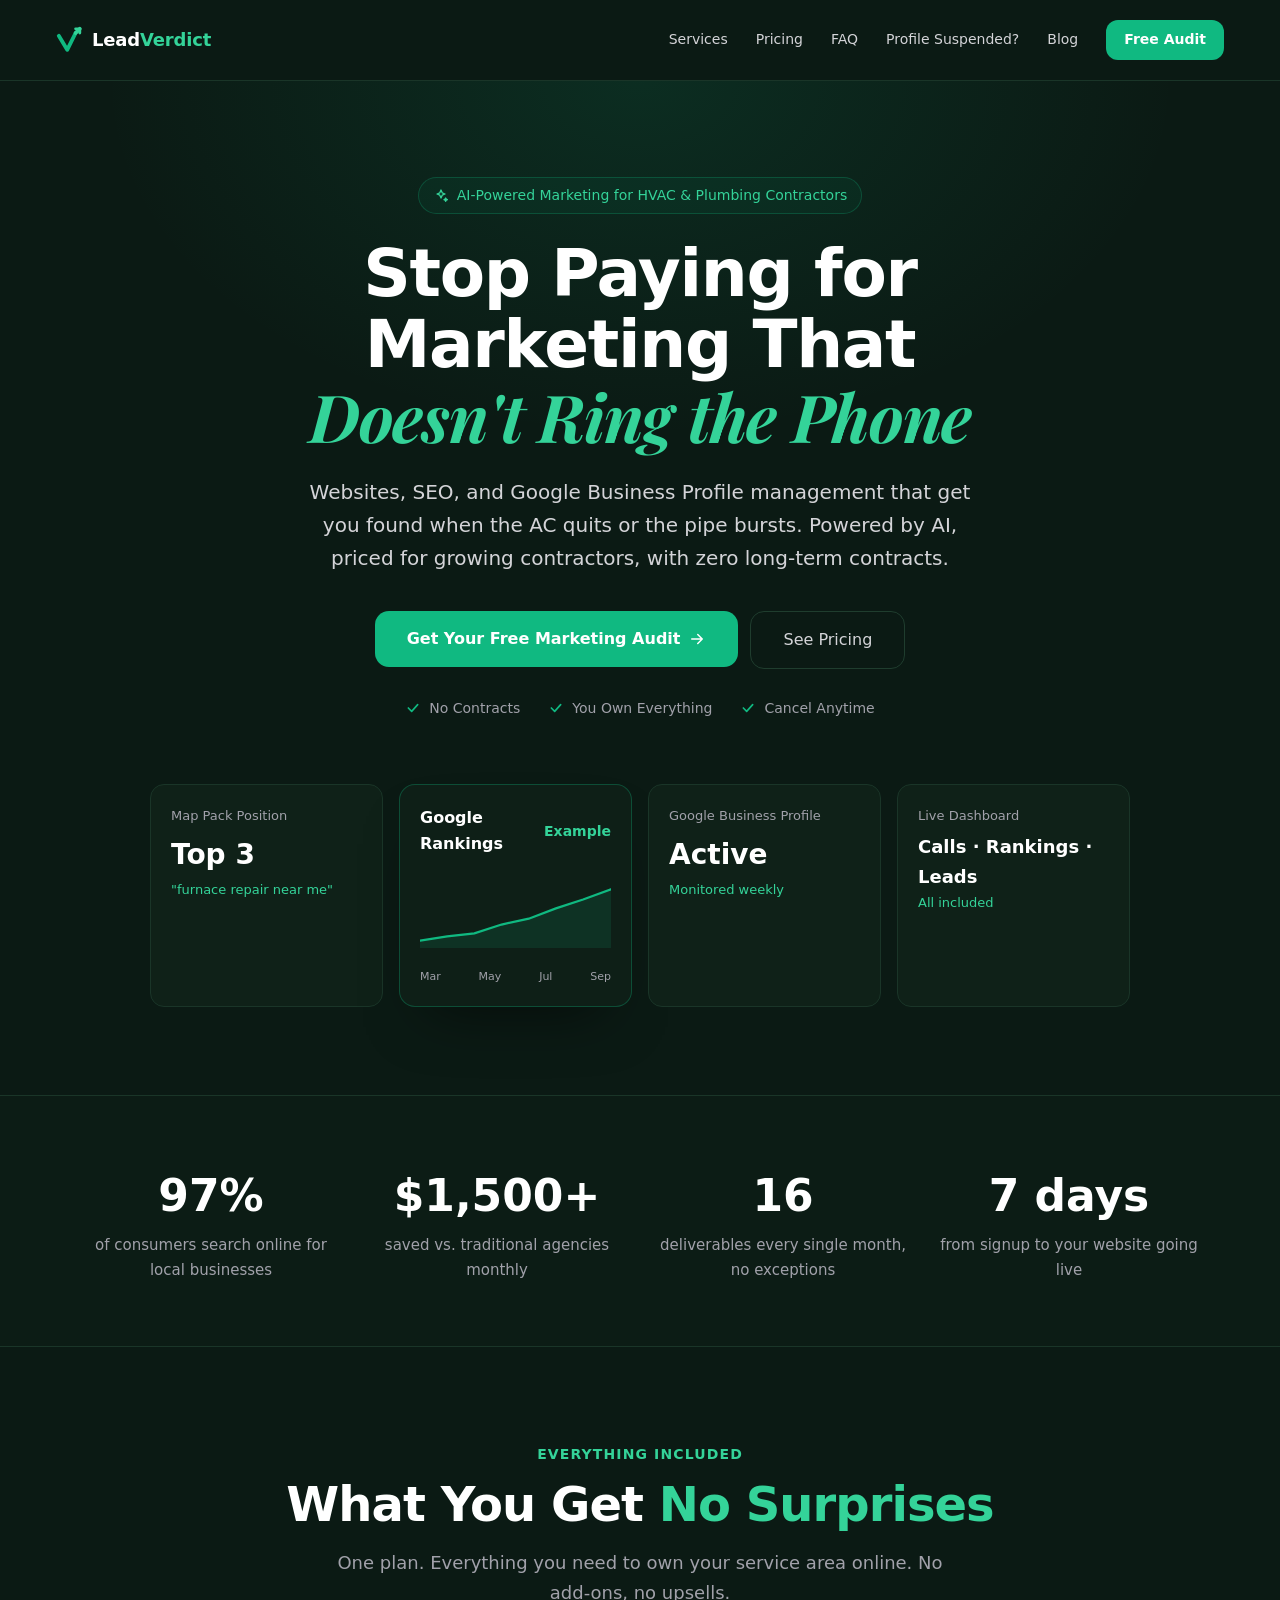
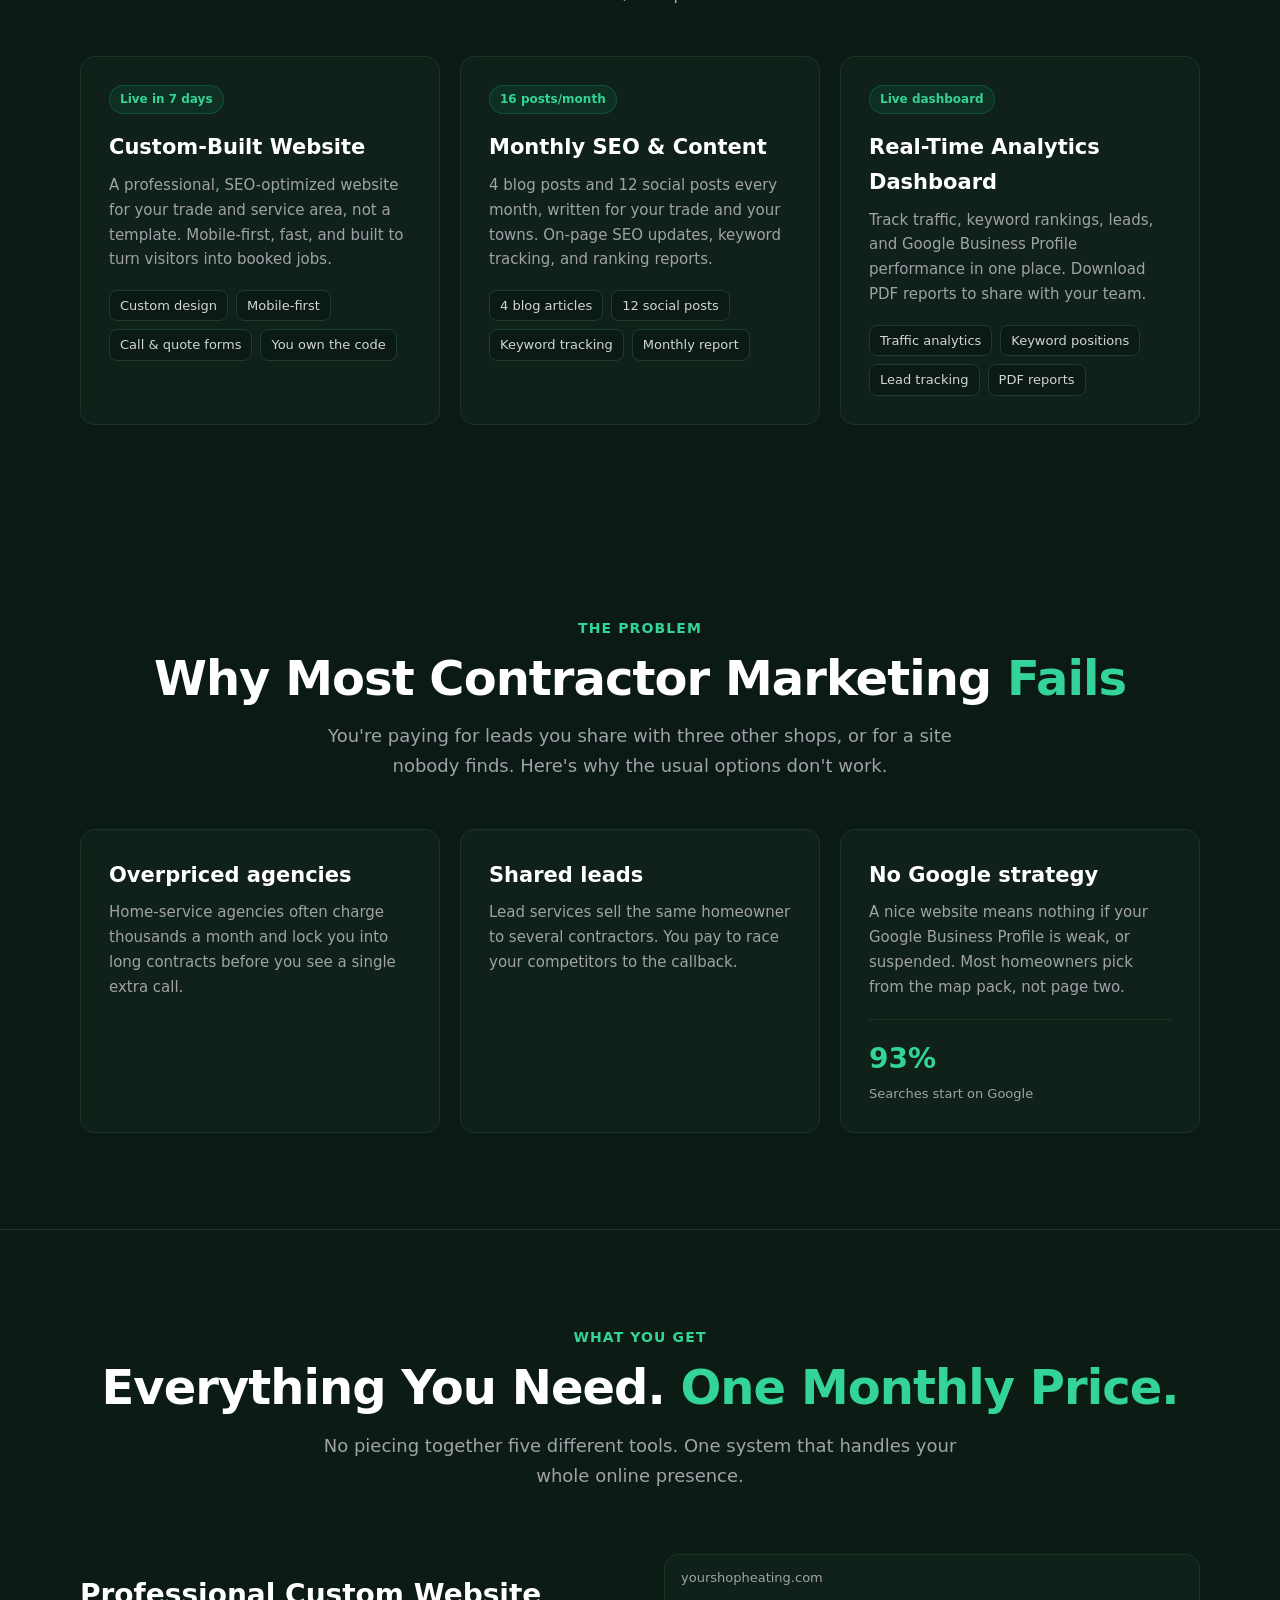
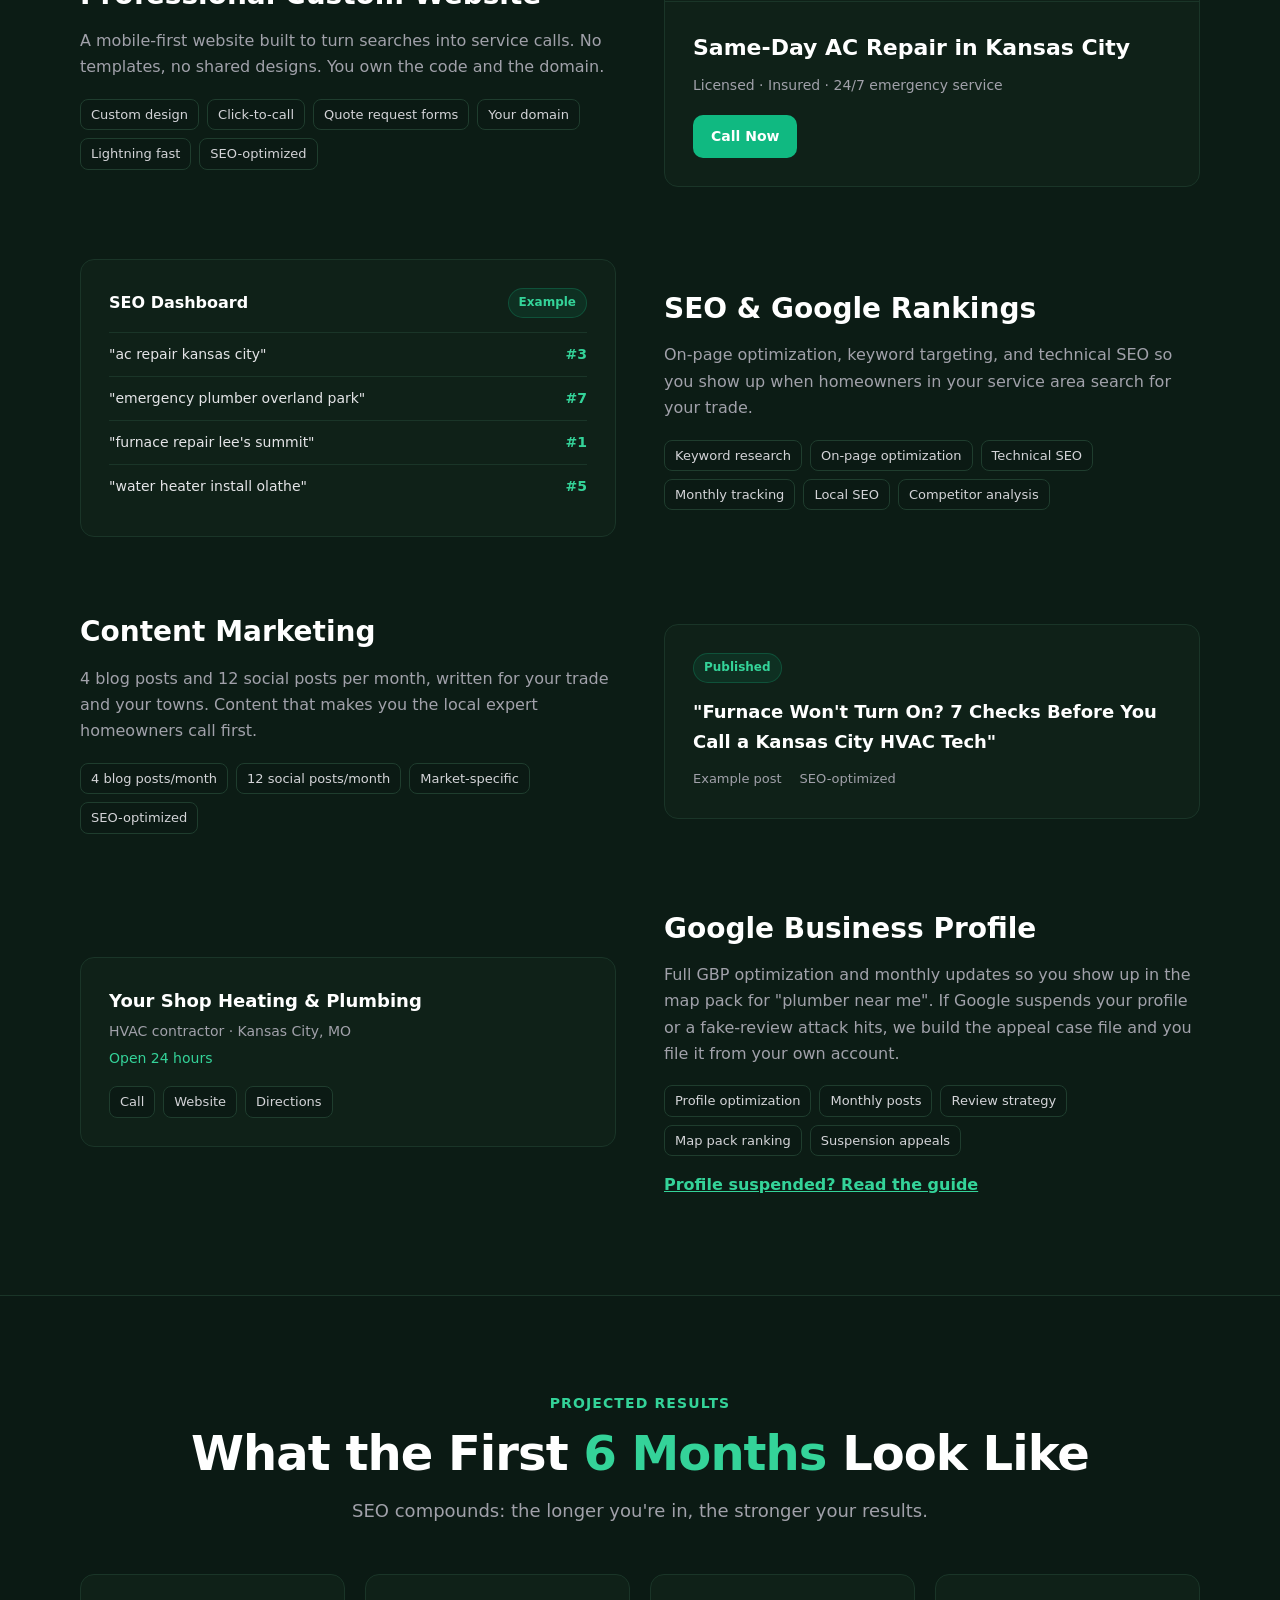
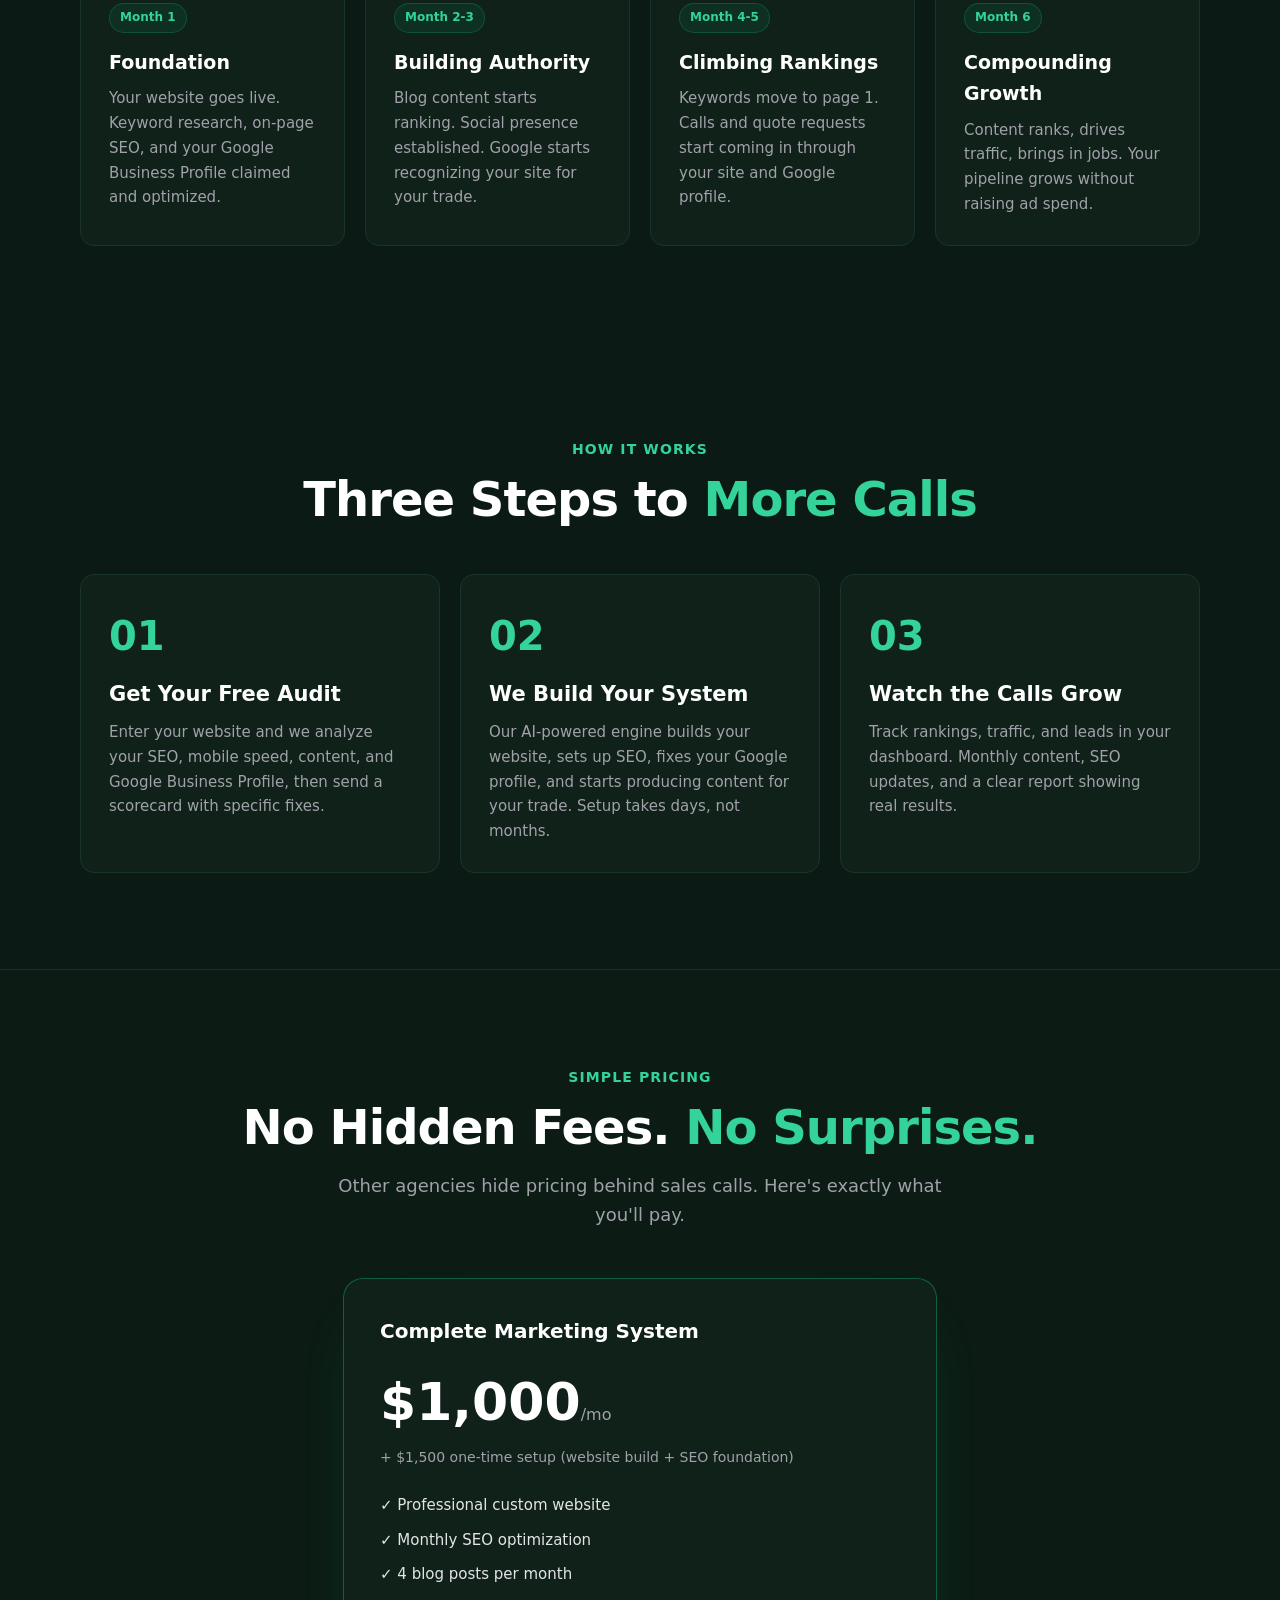
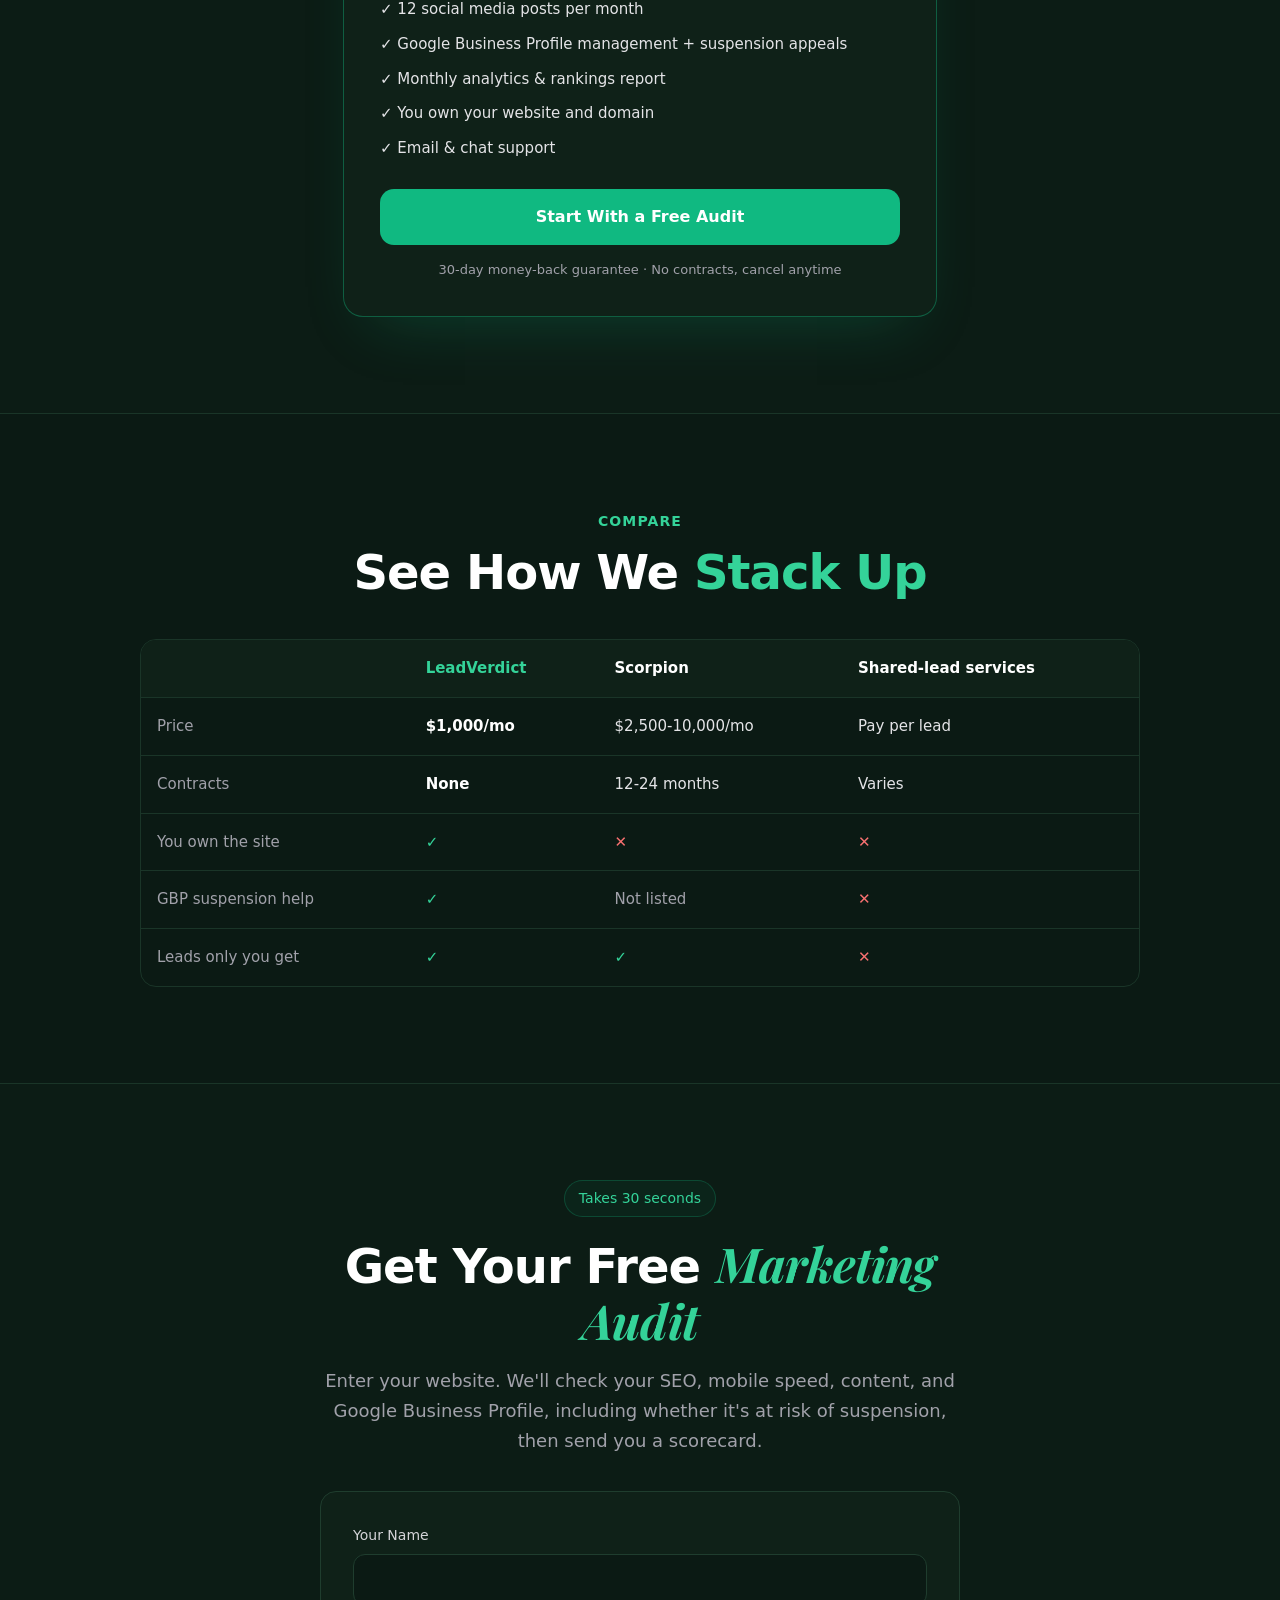
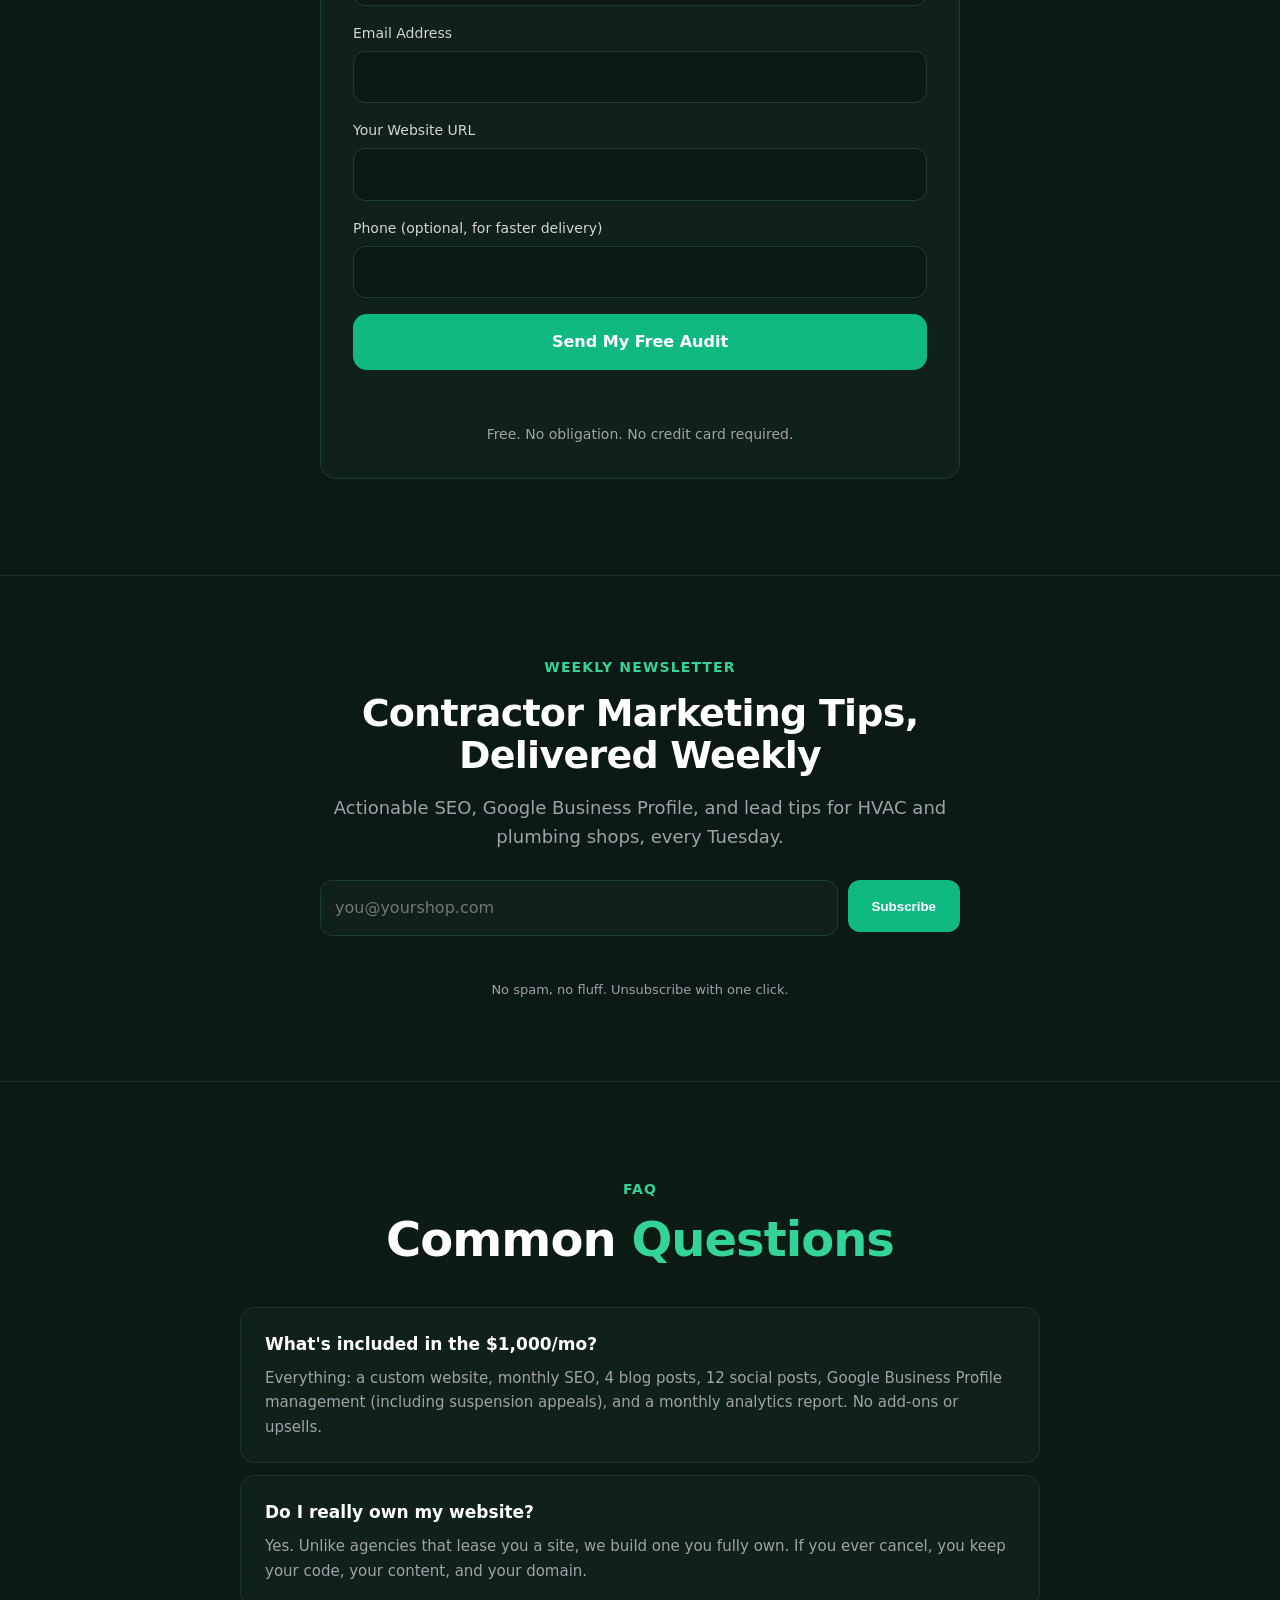
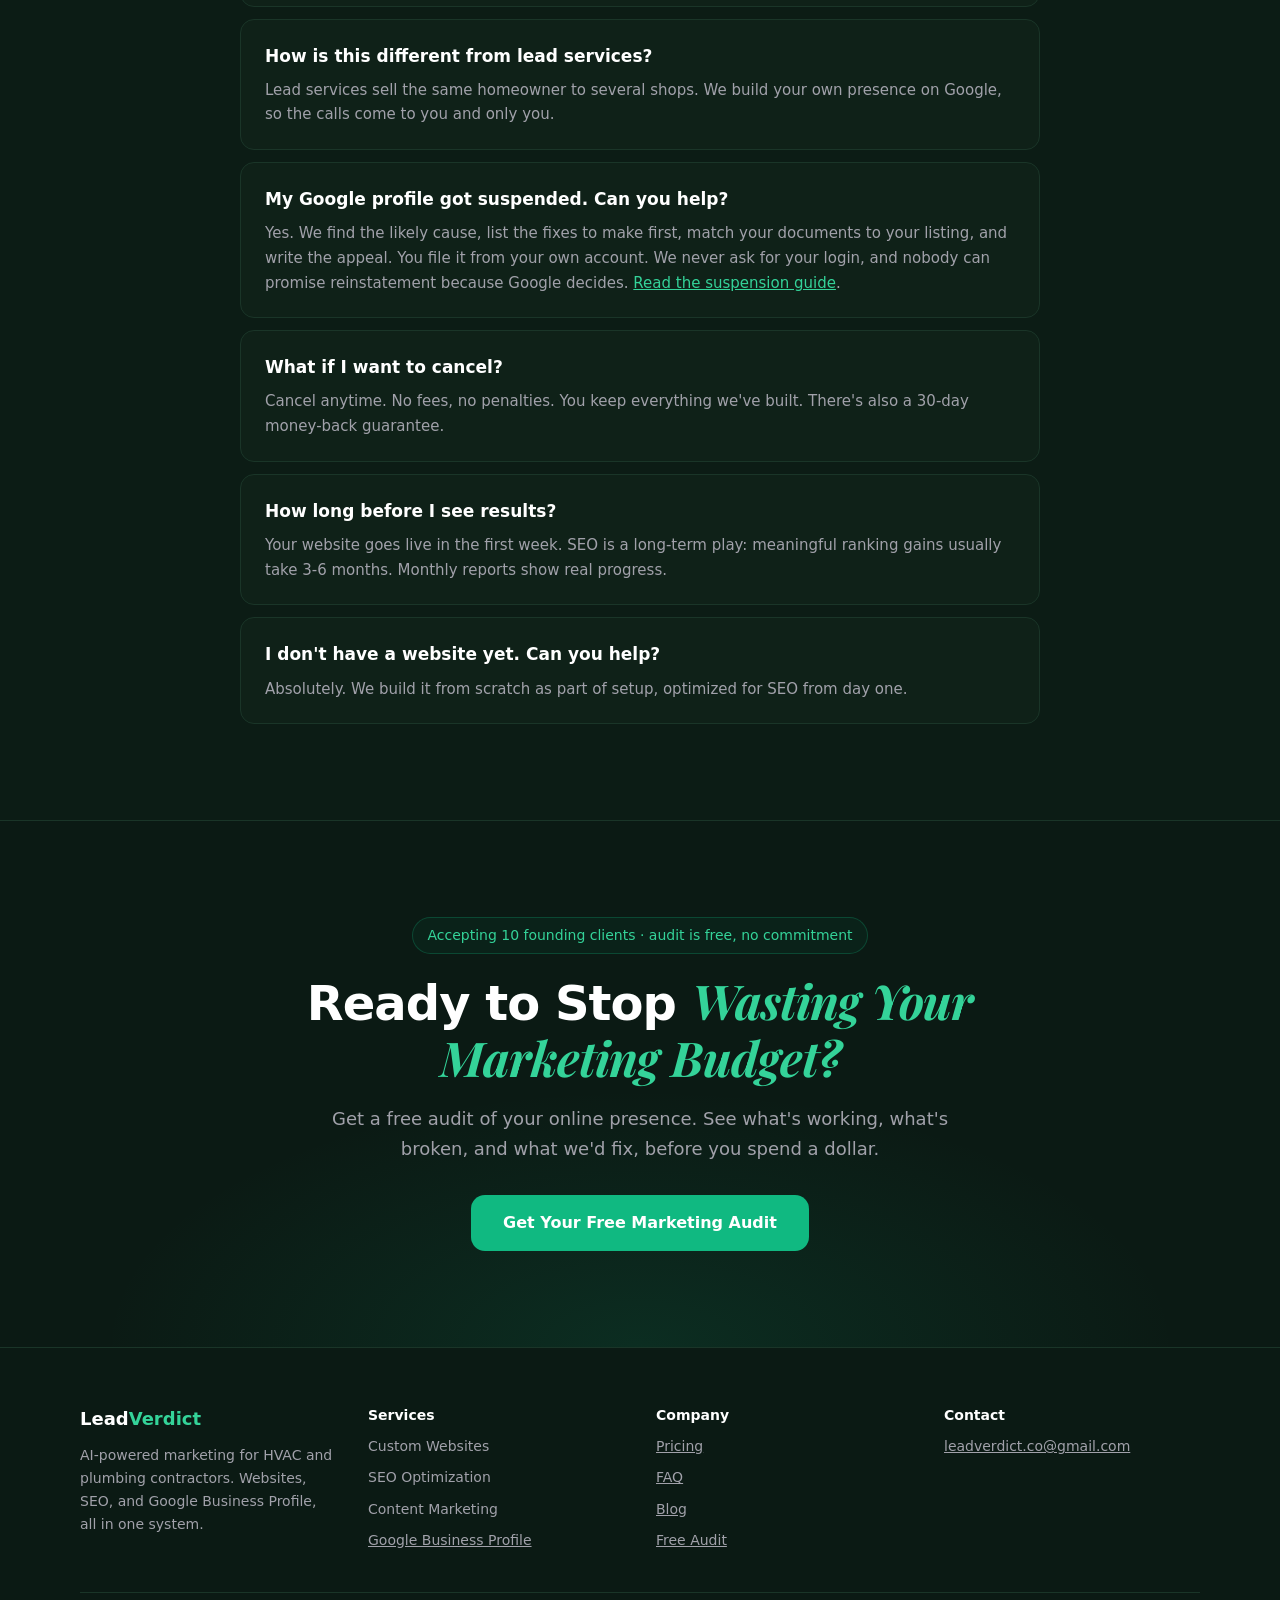
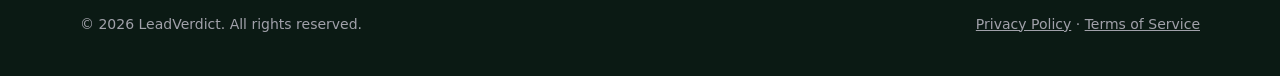
<file: index.html>
<!doctype html>
<html lang="en">
<head>
  <meta charset="utf-8">
  <meta name="viewport" content="width=device-width, initial-scale=1">
  <title>LeadVerdict | AI-Powered Marketing for HVAC & Plumbing Contractors</title>
  <meta name="description" content="Websites, SEO and Google Business Profile management for HVAC and plumbing contractors, including suspension appeals. Powered by AI, no long-term contracts.">
  <link rel="canonical" href="https://leadverdict.vercel.app/">
  <link rel="icon" type="image/png" href="/favicon.png">
  <meta property="og:type" content="website">
  <meta property="og:title" content="LeadVerdict | AI-Powered Marketing for HVAC & Plumbing Contractors">
  <meta property="og:description" content="Websites, SEO and Google Business Profile management for HVAC and plumbing contractors, including suspension appeals. Powered by AI, no long-term contracts.">
  <meta property="og:url" content="https://leadverdict.vercel.app/">
  <meta property="og:image" content="https://leadverdict.vercel.app/images/og-image.png?v=2">
  <meta name="twitter:card" content="summary_large_image">
  <script async src="https://www.googletagmanager.com/gtag/js?id=G-6KGHGFVVXX"></script>
  <script>window.dataLayer=window.dataLayer||[];function gtag(){dataLayer.push(arguments);}gtag('js',new Date());gtag('config','G-6KGHGFVVXX');</script>
  <script>
    !function(f,b,e,v,n,t,s){if(f.fbq)return;n=f.fbq=function(){n.callMethod?
    n.callMethod.apply(n,arguments):n.queue.push(arguments)};if(!f._fbq)f._fbq=n;
    n.push=n;n.loaded=!0;n.version='2.0';n.queue=[];t=b.createElement(e);t.async=!0;
    t.src=v;s=b.getElementsByTagName(e)[0];s.parentNode.insertBefore(t,s)}(window,
    document,'script','https://connect.facebook.net/en_US/fbevents.js');
    fbq('init','4494079577534111');fbq('track','PageView');
  </script>
  <script type="application/ld+json">{"@context":"https://schema.org","@type":"ProfessionalService","name":"LeadVerdict","url":"https://leadverdict.vercel.app/","email":"leadverdict.co@gmail.com","areaServed":"US","description":"Websites, SEO and Google Business Profile management for HVAC and plumbing contractors, including suspension appeal case files."}</script>
<link rel="preconnect" href="https://fonts.googleapis.com">
<link href="https://fonts.googleapis.com/css2?family=Playfair+Display:ital,wght@1,600;1,700&amp;display=swap" rel="stylesheet">
<style>
body{margin:0;background:#0b1a14}
a{color:#34d399}a:hover{color:#6ee7b7}
.lv-eyebrow{display:block;color:#34d399;font-size:14px;font-weight:600;text-transform:uppercase;letter-spacing:.08em}
.lv-h2{margin:12px 0 0;color:#fff;font-size:clamp(30px,4.4vw,48px);line-height:1.12;font-weight:700;letter-spacing:-.02em}
.lv-sub{margin:16px auto 0;max-width:640px;color:#a1a1aa;font-size:18px}
.lv-card{background:#0f2118;border:1px solid #1a3528;border-radius:14px;padding:28px;text-align:left}
.lv-tag{display:inline-flex;padding:4px 10px;border-radius:999px;background:rgba(16,185,129,.1);border:1px solid rgba(16,185,129,.25);color:#34d399;font-size:12px;font-weight:600}
.lv-chip{display:inline-flex;padding:4px 10px;border-radius:8px;background:#0b1a14;border:1px solid #1f3d2e;color:#d4d4d8;font-size:13px}
</style>
  <style>
    html{scroll-behavior:smooth}
    :focus-visible{outline:2px solid #34d399;outline-offset:3px;border-radius:6px}
    input:focus,select:focus,textarea:focus{outline:none;border-color:#10b981 !important;box-shadow:0 0 0 3px rgba(16,185,129,.2)}
    .form-status{margin:0;text-align:center;font-size:15px;min-height:1.4em}
    .form-status.ok{color:#34d399} .form-status.err{color:#f87171}
    .sr-only{position:absolute;width:1px;height:1px;overflow:hidden;clip:rect(0 0 0 0);white-space:nowrap}
    @media (prefers-reduced-motion:reduce){html{scroll-behavior:auto}}
  </style>
</head>
<body>
<div style="background: #0b1a14; color: #e4e4e7; font-family: ui-sans-serif, system-ui, -apple-system, 'Segoe UI', sans-serif; font-size: 16px; line-height: 1.65">

  <header style="border-bottom: 1px solid #1a3528; background: rgba(11,26,20,0.85)">
    <div style="max-width: 1200px; margin: 0 auto; padding: 10px 16px; min-height: 80px; box-sizing: border-box; display: flex; align-items: center; justify-content: space-between; gap: 16px; flex-wrap: wrap">
      <a href="/" style="display: flex; align-items: center; gap: 8px; text-decoration: none; color: #ffffff; font-weight: 700; font-size: 18px; letter-spacing: -0.01em">
        <svg viewBox="0 0 40 40" width="28" height="28" fill="none" aria-hidden="true"><path d="M4 14 L16 34 L28 10" stroke="#10b981" stroke-width="5.5" stroke-linecap="round" stroke-linejoin="round"></path><path d="M28 10 L34 4" stroke="#34d399" stroke-width="5.5" stroke-linecap="round"></path><path d="M28 4 L34 4 L34 10" stroke="#34d399" stroke-width="4" stroke-linecap="round" stroke-linejoin="round"></path></svg>
        <span>Lead<span style="color: #34d399">Verdict</span></span>
      </a>
      <nav aria-label="Main" style="display: flex; align-items: center; gap: 28px; font-size: 14px; flex-wrap: wrap">
        <a href="#services" style="color: #d4d4d8; text-decoration: none">Services</a>
        <a href="#pricing" style="color: #d4d4d8; text-decoration: none">Pricing</a>
        <a href="#faq" style="color: #d4d4d8; text-decoration: none">FAQ</a>
        <a href="/blog/google-business-profile-suspended" style="color: #d4d4d8; text-decoration: none">Profile Suspended?</a>
        <a href="/blog" style="color: #d4d4d8; text-decoration: none">Blog</a>
        <a href="#audit" style="display: inline-flex; align-items: center; height: 40px; padding: 0 18px; border-radius: 12px; background: #10b981; color: #ffffff; text-decoration: none; font-weight: 600">Free Audit</a>
      </nav>
    </div>
  </header>

  
  <section id="top" style="padding: 96px 16px 88px; text-align: center; background: radial-gradient(ellipse 60% 50% at 50% 0%, rgba(16,185,129,0.12), rgba(11,26,20,0) 70%)">
    <div style="max-width: 900px; margin: 0 auto">
      <span style="display: inline-flex; align-items: center; gap: 8px; padding: 6px 14px; border-radius: 999px; border: 1px solid rgba(16,185,129,0.25); background: rgba(16,185,129,0.05); color: #34d399; font-size: 14px; font-weight: 500">
        <svg viewBox="0 0 24 24" width="16" height="16" fill="none" stroke="currentColor" stroke-width="2" stroke-linecap="round" stroke-linejoin="round" aria-hidden="true"><path d="M12 3l1.8 4.2L18 9l-4.2 1.8L12 15l-1.8-4.2L6 9l4.2-1.8z"></path><path d="M19 15l.8 1.7L21.5 17.5l-1.7.8L19 20l-.8-1.7-1.7-.8 1.7-.8z"></path></svg>
        AI-Powered Marketing for HVAC &amp; Plumbing Contractors
      </span>
      <h1 style="margin: 24px 0 0; color: #ffffff; font-size: clamp(40px, 6.4vw, 66px); line-height: 1.08; font-weight: 700; letter-spacing: -0.02em">Stop Paying for Marketing That <span style="display: block; font-family: 'Playfair Display', Georgia, serif; font-style: italic; color: #34d399">Doesn't Ring the Phone</span></h1>
      <p style="margin: 24px auto 0; max-width: 700px; font-size: clamp(17px, 2vw, 20px); color: #d4d4d8">Websites, SEO, and Google Business Profile management that get you found when the AC quits or the pipe bursts. Powered by AI, priced for growing contractors, with zero long-term contracts.</p>
      <div style="display: flex; flex-wrap: wrap; gap: 12px; justify-content: center; margin-top: 36px">
        <a href="#audit" style="display: inline-flex; align-items: center; gap: 8px; height: 56px; padding: 0 32px; border-radius: 14px; background: #10b981; color: #ffffff; font-weight: 600; text-decoration: none">Get Your Free Marketing Audit
          <svg viewBox="0 0 24 24" width="18" height="18" fill="none" stroke="currentColor" stroke-width="2" stroke-linecap="round" stroke-linejoin="round" aria-hidden="true"><path d="M5 12h14M13 6l6 6-6 6"></path></svg></a>
        <a href="#pricing" style="display: inline-flex; align-items: center; height: 56px; padding: 0 32px; border-radius: 14px; border: 1px solid #1f3d2e; color: #d4d4d8; font-weight: 500; text-decoration: none">See Pricing</a>
      </div>
      <div style="display: flex; flex-wrap: wrap; justify-content: center; gap: 12px 28px; margin-top: 28px; font-size: 14px; color: #a1a1aa">
        <span style="display: inline-flex; align-items: center; gap: 8px"><svg viewBox="0 0 24 24" width="16" height="16" fill="none" stroke="#10b981" stroke-width="2.5" stroke-linecap="round" stroke-linejoin="round" aria-hidden="true"><path d="M5 12l5 5 9-10"></path></svg>No Contracts</span>
        <span style="display: inline-flex; align-items: center; gap: 8px"><svg viewBox="0 0 24 24" width="16" height="16" fill="none" stroke="#10b981" stroke-width="2.5" stroke-linecap="round" stroke-linejoin="round" aria-hidden="true"><path d="M5 12l5 5 9-10"></path></svg>You Own Everything</span>
        <span style="display: inline-flex; align-items: center; gap: 8px"><svg viewBox="0 0 24 24" width="16" height="16" fill="none" stroke="#10b981" stroke-width="2.5" stroke-linecap="round" stroke-linejoin="round" aria-hidden="true"><path d="M5 12l5 5 9-10"></path></svg>Cancel Anytime</span>
      </div>
    </div>

    <div style="max-width: 980px; margin: 64px auto 0; display: grid; grid-template-columns: repeat(auto-fit, minmax(220px, 1fr)); gap: 16px; text-align: left">
      <div class="lv-card" style="padding: 20px"><div style="font-size: 13px; color: #a1a1aa">Map Pack Position</div><div style="margin-top: 6px; color: #ffffff; font-size: 28px; font-weight: 700">Top 3</div><div style="font-size: 13px; color: #34d399">"furnace repair near me"</div></div>
      <div style="background: rgba(15,33,24,0.8); border: 1px solid rgba(16,185,129,0.3); border-radius: 16px; padding: 20px; box-shadow: 0 30px 60px -30px rgba(0,0,0,0.6)">
        <div style="display: flex; justify-content: space-between; align-items: center"><span style="color: #ffffff; font-weight: 600">Google Rankings</span><span style="color: #34d399; font-weight: 700; font-size: 14px">Example</span></div>
        <svg viewBox="0 0 260 90" width="100%" height="90" aria-hidden="true" style="margin-top: 12px"><path d="M0 80 L37 74 L74 70 L111 58 L148 50 L185 36 L222 24 L260 10" fill="none" stroke="#10b981" stroke-width="3" stroke-linecap="round"></path><path d="M0 80 L37 74 L74 70 L111 58 L148 50 L185 36 L222 24 L260 10 L260 90 L0 90 Z" fill="rgba(16,185,129,0.12)"></path></svg>
        <div style="display: flex; justify-content: space-between; font-size: 11px; color: #a1a1aa"><span>Mar</span><span>May</span><span>Jul</span><span>Sep</span></div>
      </div>
      <div class="lv-card" style="padding: 20px"><div style="font-size: 13px; color: #a1a1aa">Google Business Profile</div><div style="margin-top: 6px; color: #ffffff; font-size: 28px; font-weight: 700">Active</div><div style="font-size: 13px; color: #34d399">Monitored weekly</div></div>
      <div class="lv-card" style="padding: 20px"><div style="font-size: 13px; color: #a1a1aa">Live Dashboard</div><div style="margin-top: 6px; color: #ffffff; font-size: 18px; font-weight: 700">Calls · Rankings · Leads</div><div style="font-size: 13px; color: #34d399">All included</div></div>
    </div>
  </section>

  
  <section style="padding: 64px 16px; background: rgba(15,33,24,0.3); border-top: 1px solid #1a3528; border-bottom: 1px solid #1a3528">
    <div style="max-width: 1120px; margin: 0 auto; display: grid; grid-template-columns: repeat(auto-fit, minmax(220px, 1fr)); gap: 24px; text-align: center">
      <div><div style="color: #ffffff; font-size: 44px; font-weight: 700">97%</div><div style="color: #a1a1aa; font-size: 15px">of consumers search online for local businesses</div></div>
      <div><div style="color: #ffffff; font-size: 44px; font-weight: 700">$1,500+</div><div style="color: #a1a1aa; font-size: 15px">saved vs. traditional agencies monthly</div></div>
      <div><div style="color: #ffffff; font-size: 44px; font-weight: 700">16</div><div style="color: #a1a1aa; font-size: 15px">deliverables every single month, no exceptions</div></div>
      <div><div style="color: #ffffff; font-size: 44px; font-weight: 700">7 days</div><div style="color: #a1a1aa; font-size: 15px">from signup to your website going live</div></div>
    </div>
  </section>

  
  <section id="deliverables" style="padding: 96px 16px">
    <div style="max-width: 1120px; margin: 0 auto; text-align: center">
      <span class="lv-eyebrow">Everything included</span>
      <h2 class="lv-h2">What You Get <span style="color: #34d399">No Surprises</span></h2>
      <p class="lv-sub">One plan. Everything you need to own your service area online. No add-ons, no upsells.</p>
      <div style="display: grid; grid-template-columns: repeat(auto-fit, minmax(300px, 1fr)); gap: 20px; margin-top: 48px">
        <div class="lv-card"><span class="lv-tag">Live in 7 days</span><h3 style="margin: 16px 0 8px; color: #ffffff; font-size: 21px; font-weight: 600">Custom-Built Website</h3><p style="margin: 0; color: #a1a1aa; font-size: 15px">A professional, SEO-optimized website for your trade and service area, not a template. Mobile-first, fast, and built to turn visitors into booked jobs.</p><div style="display: flex; flex-wrap: wrap; gap: 8px; margin-top: 18px"><span class="lv-chip">Custom design</span><span class="lv-chip">Mobile-first</span><span class="lv-chip">Call &amp; quote forms</span><span class="lv-chip">You own the code</span></div></div>
        <div class="lv-card"><span class="lv-tag">16 posts/month</span><h3 style="margin: 16px 0 8px; color: #ffffff; font-size: 21px; font-weight: 600">Monthly SEO &amp; Content</h3><p style="margin: 0; color: #a1a1aa; font-size: 15px">4 blog posts and 12 social posts every month, written for your trade and your towns. On-page SEO updates, keyword tracking, and ranking reports.</p><div style="display: flex; flex-wrap: wrap; gap: 8px; margin-top: 18px"><span class="lv-chip">4 blog articles</span><span class="lv-chip">12 social posts</span><span class="lv-chip">Keyword tracking</span><span class="lv-chip">Monthly report</span></div></div>
        <div class="lv-card"><span class="lv-tag">Live dashboard</span><h3 style="margin: 16px 0 8px; color: #ffffff; font-size: 21px; font-weight: 600">Real-Time Analytics Dashboard</h3><p style="margin: 0; color: #a1a1aa; font-size: 15px">Track traffic, keyword rankings, leads, and Google Business Profile performance in one place. Download PDF reports to share with your team.</p><div style="display: flex; flex-wrap: wrap; gap: 8px; margin-top: 18px"><span class="lv-chip">Traffic analytics</span><span class="lv-chip">Keyword positions</span><span class="lv-chip">Lead tracking</span><span class="lv-chip">PDF reports</span></div></div>
      </div>
    </div>
  </section>

  
  <section style="padding: 96px 16px">
    <div style="max-width: 1120px; margin: 0 auto; text-align: center">
      <span class="lv-eyebrow">The problem</span>
      <h2 class="lv-h2">Why Most Contractor Marketing <span style="color: #34d399">Fails</span></h2>
      <p class="lv-sub">You're paying for leads you share with three other shops, or for a site nobody finds. Here's why the usual options don't work.</p>
      <div style="display: grid; grid-template-columns: repeat(auto-fit, minmax(300px, 1fr)); gap: 20px; margin-top: 48px">
        <div class="lv-card"><h3 style="margin: 0 0 8px; color: #ffffff; font-size: 21px; font-weight: 600">Overpriced agencies</h3><p style="margin: 0; color: #a1a1aa; font-size: 15px">Home-service agencies often charge thousands a month and lock you into long contracts before you see a single extra call.</p></div>
        <div class="lv-card"><h3 style="margin: 0 0 8px; color: #ffffff; font-size: 21px; font-weight: 600">Shared leads</h3><p style="margin: 0; color: #a1a1aa; font-size: 15px">Lead services sell the same homeowner to several contractors. You pay to race your competitors to the callback.</p></div>
        <div class="lv-card"><h3 style="margin: 0 0 8px; color: #ffffff; font-size: 21px; font-weight: 600">No Google strategy</h3><p style="margin: 0; color: #a1a1aa; font-size: 15px">A nice website means nothing if your Google Business Profile is weak, or suspended. Most homeowners pick from the map pack, not page two.</p><div style="margin-top: 20px; padding-top: 16px; border-top: 1px solid #1a3528"><div style="color: #34d399; font-size: 28px; font-weight: 700">93%</div><div style="color: #a1a1aa; font-size: 13px">Searches start on Google</div></div></div>
      </div>
    </div>
  </section>

  
  <section id="services" style="padding: 96px 16px; background: rgba(15,33,24,0.3); border-top: 1px solid #1a3528; border-bottom: 1px solid #1a3528">
    <div style="max-width: 1120px; margin: 0 auto">
      <div style="text-align: center">
        <span class="lv-eyebrow">What you get</span>
        <h2 class="lv-h2">Everything You Need. <span style="color: #34d399">One Monthly Price.</span></h2>
        <p class="lv-sub">No piecing together five different tools. One system that handles your whole online presence.</p>
      </div>

      <div style="display: grid; grid-template-columns: repeat(auto-fit, minmax(min(380px, 100%), 1fr)); gap: 48px; align-items: center; margin-top: 64px">
        <div><h3 style="margin: 0 0 10px; color: #ffffff; font-size: 28px; font-weight: 700">Professional Custom Website</h3><p style="margin: 0; color: #a1a1aa">A mobile-first website built to turn searches into service calls. No templates, no shared designs. You own the code and the domain.</p><div style="display: flex; flex-wrap: wrap; gap: 8px; margin-top: 18px"><span class="lv-chip">Custom design</span><span class="lv-chip">Click-to-call</span><span class="lv-chip">Quote request forms</span><span class="lv-chip">Your domain</span><span class="lv-chip">Lightning fast</span><span class="lv-chip">SEO-optimized</span></div></div>
        <div class="lv-card" style="padding: 0; overflow: hidden"><div style="padding: 12px 16px; border-bottom: 1px solid #1a3528; font-size: 13px; color: #a1a1aa">yourshopheating.com</div><div style="padding: 28px"><div style="color: #ffffff; font-size: 22px; font-weight: 700">Same-Day AC Repair in Kansas City</div><div style="margin-top: 8px; color: #a1a1aa; font-size: 14px">Licensed · Insured · 24/7 emergency service</div><div style="display: inline-flex; margin-top: 18px; padding: 10px 18px; border-radius: 10px; background: #10b981; color: #ffffff; font-weight: 600; font-size: 14px">Call Now</div></div></div>
      </div>

      <div style="display: grid; grid-template-columns: repeat(auto-fit, minmax(min(380px, 100%), 1fr)); gap: 48px; align-items: center; margin-top: 72px">
        <div class="lv-card"><div style="display: flex; justify-content: space-between; align-items: center; margin-bottom: 14px"><span style="color: #ffffff; font-weight: 600">SEO Dashboard</span><span class="lv-tag">Example</span></div>
          <div style="display: flex; justify-content: space-between; padding: 10px 0; border-top: 1px solid #1a3528; font-size: 14px"><span>"ac repair kansas city"</span><span style="color: #34d399; font-weight: 600">#3</span></div>
          <div style="display: flex; justify-content: space-between; padding: 10px 0; border-top: 1px solid #1a3528; font-size: 14px"><span>"emergency plumber overland park"</span><span style="color: #34d399; font-weight: 600">#7</span></div>
          <div style="display: flex; justify-content: space-between; padding: 10px 0; border-top: 1px solid #1a3528; font-size: 14px"><span>"furnace repair lee's summit"</span><span style="color: #34d399; font-weight: 600">#1</span></div>
          <div style="display: flex; justify-content: space-between; padding: 10px 0; border-top: 1px solid #1a3528; font-size: 14px"><span>"water heater install olathe"</span><span style="color: #34d399; font-weight: 600">#5</span></div></div>
        <div><h3 style="margin: 0 0 10px; color: #ffffff; font-size: 28px; font-weight: 700">SEO &amp; Google Rankings</h3><p style="margin: 0; color: #a1a1aa">On-page optimization, keyword targeting, and technical SEO so you show up when homeowners in your service area search for your trade.</p><div style="display: flex; flex-wrap: wrap; gap: 8px; margin-top: 18px"><span class="lv-chip">Keyword research</span><span class="lv-chip">On-page optimization</span><span class="lv-chip">Technical SEO</span><span class="lv-chip">Monthly tracking</span><span class="lv-chip">Local SEO</span><span class="lv-chip">Competitor analysis</span></div></div>
      </div>

      <div style="display: grid; grid-template-columns: repeat(auto-fit, minmax(min(380px, 100%), 1fr)); gap: 48px; align-items: center; margin-top: 72px">
        <div><h3 style="margin: 0 0 10px; color: #ffffff; font-size: 28px; font-weight: 700">Content Marketing</h3><p style="margin: 0; color: #a1a1aa">4 blog posts and 12 social posts per month, written for your trade and your towns. Content that makes you the local expert homeowners call first.</p><div style="display: flex; flex-wrap: wrap; gap: 8px; margin-top: 18px"><span class="lv-chip">4 blog posts/month</span><span class="lv-chip">12 social posts/month</span><span class="lv-chip">Market-specific</span><span class="lv-chip">SEO-optimized</span></div></div>
        <div class="lv-card"><span class="lv-tag">Published</span><div style="margin-top: 14px; color: #ffffff; font-size: 18px; font-weight: 600">"Furnace Won't Turn On? 7 Checks Before You Call a Kansas City HVAC Tech"</div><div style="display: flex; gap: 18px; margin-top: 12px; font-size: 13px; color: #a1a1aa"><span>Example post</span><span>SEO-optimized</span></div></div>
      </div>

      <div style="display: grid; grid-template-columns: repeat(auto-fit, minmax(min(380px, 100%), 1fr)); gap: 48px; align-items: center; margin-top: 72px">
        <div class="lv-card"><div style="color: #ffffff; font-size: 18px; font-weight: 600">Your Shop Heating &amp; Plumbing</div><div style="margin-top: 4px; color: #a1a1aa; font-size: 14px">HVAC contractor · Kansas City, MO</div><div style="margin-top: 4px; color: #34d399; font-size: 14px">Open 24 hours</div><div style="display: flex; gap: 8px; margin-top: 16px"><span class="lv-chip">Call</span><span class="lv-chip">Website</span><span class="lv-chip">Directions</span></div></div>
        <div><h3 style="margin: 0 0 10px; color: #ffffff; font-size: 28px; font-weight: 700">Google Business Profile</h3><p style="margin: 0; color: #a1a1aa">Full GBP optimization and monthly updates so you show up in the map pack for "plumber near me". If Google suspends your profile or a fake-review attack hits, we build the appeal case file and you file it from your own account.</p><div style="display: flex; flex-wrap: wrap; gap: 8px; margin-top: 18px"><span class="lv-chip">Profile optimization</span><span class="lv-chip">Monthly posts</span><span class="lv-chip">Review strategy</span><span class="lv-chip">Map pack ranking</span><span class="lv-chip">Suspension appeals</span></div><a href="/blog/google-business-profile-suspended" style="display: inline-block; margin-top: 16px; font-weight: 600">Profile suspended? Read the guide</a></div>
      </div>
    </div>
  </section>

  
  <section style="padding: 96px 16px">
    <div style="max-width: 1120px; margin: 0 auto; text-align: center">
      <span class="lv-eyebrow">Projected results</span>
      <h2 class="lv-h2">What the First <span style="color: #34d399">6 Months</span> Look Like</h2>
      <p class="lv-sub">SEO compounds: the longer you're in, the stronger your results.</p>
      <div style="display: grid; grid-template-columns: repeat(auto-fit, minmax(240px, 1fr)); gap: 20px; margin-top: 48px">
        <div class="lv-card"><span class="lv-tag">Month 1</span><h3 style="margin: 14px 0 8px; color: #ffffff; font-size: 19px; font-weight: 600">Foundation</h3><p style="margin: 0; color: #a1a1aa; font-size: 15px">Your website goes live. Keyword research, on-page SEO, and your Google Business Profile claimed and optimized.</p></div>
        <div class="lv-card"><span class="lv-tag">Month 2-3</span><h3 style="margin: 14px 0 8px; color: #ffffff; font-size: 19px; font-weight: 600">Building Authority</h3><p style="margin: 0; color: #a1a1aa; font-size: 15px">Blog content starts ranking. Social presence established. Google starts recognizing your site for your trade.</p></div>
        <div class="lv-card"><span class="lv-tag">Month 4-5</span><h3 style="margin: 14px 0 8px; color: #ffffff; font-size: 19px; font-weight: 600">Climbing Rankings</h3><p style="margin: 0; color: #a1a1aa; font-size: 15px">Keywords move to page 1. Calls and quote requests start coming in through your site and Google profile.</p></div>
        <div class="lv-card"><span class="lv-tag">Month 6</span><h3 style="margin: 14px 0 8px; color: #ffffff; font-size: 19px; font-weight: 600">Compounding Growth</h3><p style="margin: 0; color: #a1a1aa; font-size: 15px">Content ranks, drives traffic, brings in jobs. Your pipeline grows without raising ad spend.</p></div>
      </div>
    </div>
  </section>

  
  <section style="padding: 96px 16px">
    <div style="max-width: 1120px; margin: 0 auto; text-align: center">
      <span class="lv-eyebrow">How it works</span>
      <h2 class="lv-h2">Three Steps to <span style="color: #34d399">More Calls</span></h2>
      <div style="display: grid; grid-template-columns: repeat(auto-fit, minmax(300px, 1fr)); gap: 20px; margin-top: 48px">
        <div class="lv-card"><div style="color: #34d399; font-size: 40px; font-weight: 700">01</div><h3 style="margin: 8px 0 8px; color: #ffffff; font-size: 21px; font-weight: 600">Get Your Free Audit</h3><p style="margin: 0; color: #a1a1aa; font-size: 15px">Enter your website and we analyze your SEO, mobile speed, content, and Google Business Profile, then send a scorecard with specific fixes.</p></div>
        <div class="lv-card"><div style="color: #34d399; font-size: 40px; font-weight: 700">02</div><h3 style="margin: 8px 0 8px; color: #ffffff; font-size: 21px; font-weight: 600">We Build Your System</h3><p style="margin: 0; color: #a1a1aa; font-size: 15px">Our AI-powered engine builds your website, sets up SEO, fixes your Google profile, and starts producing content for your trade. Setup takes days, not months.</p></div>
        <div class="lv-card"><div style="color: #34d399; font-size: 40px; font-weight: 700">03</div><h3 style="margin: 8px 0 8px; color: #ffffff; font-size: 21px; font-weight: 600">Watch the Calls Grow</h3><p style="margin: 0; color: #a1a1aa; font-size: 15px">Track rankings, traffic, and leads in your dashboard. Monthly content, SEO updates, and a clear report showing real results.</p></div>
      </div>
    </div>
  </section>

  
  <section id="pricing" style="padding: 96px 16px; background: rgba(15,33,24,0.3); border-top: 1px solid #1a3528; border-bottom: 1px solid #1a3528">
    <div style="max-width: 1120px; margin: 0 auto; text-align: center">
      <span class="lv-eyebrow">Simple pricing</span>
      <h2 class="lv-h2">No Hidden Fees. <span style="color: #34d399">No Surprises.</span></h2>
      <p class="lv-sub">Other agencies hide pricing behind sales calls. Here's exactly what you'll pay.</p>
      <div style="max-width: 520px; margin: 48px auto 0; text-align: left; background: #0f2118; border: 1px solid rgba(16,185,129,0.4); border-radius: 20px; padding: 36px; box-shadow: 0 30px 60px -30px rgba(16,185,129,0.25)">
        <div style="color: #ffffff; font-size: 20px; font-weight: 600">Complete Marketing System</div>
        <div style="margin-top: 12px"><span style="color: #ffffff; font-size: 52px; font-weight: 700">$1,000</span><span style="color: #a1a1aa">/mo</span></div>
        <div style="color: #a1a1aa; font-size: 14px">+ $1,500 one-time setup (website build + SEO foundation)</div>
        <div style="display: flex; flex-direction: column; gap: 10px; margin-top: 24px; font-size: 15px">
          <span>✓ Professional custom website</span><span>✓ Monthly SEO optimization</span><span>✓ 4 blog posts per month</span><span>✓ 12 social media posts per month</span><span>✓ Google Business Profile management + suspension appeals</span><span>✓ Monthly analytics &amp; rankings report</span><span>✓ You own your website and domain</span><span>✓ Email &amp; chat support</span>
        </div>
        <a href="#audit" style="display: flex; align-items: center; justify-content: center; height: 56px; margin-top: 28px; border-radius: 14px; background: #10b981; color: #ffffff; font-weight: 600; text-decoration: none">Start With a Free Audit</a>
        <div style="margin-top: 14px; text-align: center; color: #a1a1aa; font-size: 13px">30-day money-back guarantee · No contracts, cancel anytime</div>
      </div>
    </div>
  </section>

  
  <section id="compare" style="padding: 96px 16px">
    <div style="max-width: 1000px; margin: 0 auto; text-align: center">
      <span class="lv-eyebrow">Compare</span>
      <h2 class="lv-h2">See How We <span style="color: #34d399">Stack Up</span></h2>
      <div style="margin-top: 40px; overflow-x: auto; border: 1px solid #1a3528; border-radius: 16px">
        <table style="width: 100%; min-width: 640px; border-collapse: collapse; text-align: left; font-size: 15px">
          <thead><tr style="background: #0f2118"><th style="padding: 16px; color: #a1a1aa; font-weight: 500"></th><th style="padding: 16px; color: #34d399">LeadVerdict</th><th style="padding: 16px; color: #ffffff">Scorpion</th><th style="padding: 16px; color: #ffffff">Shared-lead services</th></tr></thead>
          <tbody>
            <tr style="border-top: 1px solid #1a3528"><td style="padding: 16px; color: #a1a1aa">Price</td><td style="padding: 16px; color: #ffffff; font-weight: 600">$1,000/mo</td><td style="padding: 16px">$2,500-10,000/mo</td><td style="padding: 16px">Pay per lead</td></tr>
            <tr style="border-top: 1px solid #1a3528"><td style="padding: 16px; color: #a1a1aa">Contracts</td><td style="padding: 16px; color: #ffffff; font-weight: 600">None</td><td style="padding: 16px">12-24 months</td><td style="padding: 16px">Varies</td></tr>
            <tr style="border-top: 1px solid #1a3528"><td style="padding: 16px; color: #a1a1aa">You own the site</td><td style="padding: 16px; color: #34d399">✓</td><td style="padding: 16px; color: #f87171">✕</td><td style="padding: 16px; color: #f87171">✕</td></tr>
            <tr style="border-top: 1px solid #1a3528"><td style="padding: 16px; color: #a1a1aa">GBP suspension help</td><td style="padding: 16px; color: #34d399">✓</td><td style="padding: 16px; color: #a1a1aa">Not listed</td><td style="padding: 16px; color: #f87171">✕</td></tr>
            <tr style="border-top: 1px solid #1a3528"><td style="padding: 16px; color: #a1a1aa">Leads only you get</td><td style="padding: 16px; color: #34d399">✓</td><td style="padding: 16px; color: #34d399">✓</td><td style="padding: 16px; color: #f87171">✕</td></tr>
          </tbody>
        </table>
      </div>
    </div>
  </section>

  
  <section id="audit" style="padding: 96px 16px; background: rgba(15,33,24,0.3); border-top: 1px solid #1a3528; border-bottom: 1px solid #1a3528">
    <div style="max-width: 640px; margin: 0 auto; text-align: center">
      <span style="display: inline-flex; padding: 6px 14px; border-radius: 999px; border: 1px solid rgba(16,185,129,0.25); background: rgba(16,185,129,0.05); color: #34d399; font-size: 14px; font-weight: 500">Takes 30 seconds</span>
      <h2 class="lv-h2" style="margin-top: 20px">Get Your Free <span style="font-family: 'Playfair Display', Georgia, serif; font-style: italic; color: #34d399">Marketing Audit</span></h2>
      <p class="lv-sub">Enter your website. We'll check your SEO, mobile speed, content, and Google Business Profile, including whether it's at risk of suspension, then send you a scorecard.</p>
      <form id="audit-form" novalidate style="margin-top: 36px; text-align: left; background: #0f2118; border: 1px solid #1f3d2e; border-radius: 16px; padding: 32px; display: flex; flex-direction: column; gap: 16px">
        <div><label for="a-name" style="display: block; margin-bottom: 6px; color: #d4d4d8; font-size: 14px; font-weight: 500">Your Name</label><input id="a-name" name="name" required autocomplete="name" style="width: 100%; box-sizing: border-box; padding: 12px 14px; border: 1px solid #1f3d2e; border-radius: 12px; background: #0b1a14; color: #ffffff; font: inherit"></div>
        <div><label for="a-email" style="display: block; margin-bottom: 6px; color: #d4d4d8; font-size: 14px; font-weight: 500">Email Address</label><input id="a-email" name="email" required type="email" autocomplete="email" style="width: 100%; box-sizing: border-box; padding: 12px 14px; border: 1px solid #1f3d2e; border-radius: 12px; background: #0b1a14; color: #ffffff; font: inherit"></div>
        <div><label for="a-url" style="display: block; margin-bottom: 6px; color: #d4d4d8; font-size: 14px; font-weight: 500">Your Website URL</label><input id="a-url" name="websiteUrl" required type="url" style="width: 100%; box-sizing: border-box; padding: 12px 14px; border: 1px solid #1f3d2e; border-radius: 12px; background: #0b1a14; color: #ffffff; font: inherit"></div>
        <div><label for="a-phone" style="display: block; margin-bottom: 6px; color: #d4d4d8; font-size: 14px; font-weight: 500">Phone (optional, for faster delivery)</label><input id="a-phone" name="phone" type="tel" autocomplete="tel" style="width: 100%; box-sizing: border-box; padding: 12px 14px; border: 1px solid #1f3d2e; border-radius: 12px; background: #0b1a14; color: #ffffff; font: inherit"></div>
        <button type="submit" style="height: 56px; border: 0; border-radius: 14px; background: #10b981; color: #ffffff; font: 600 16px/1 ui-sans-serif, system-ui, sans-serif; cursor: pointer">Send My Free Audit</button>
        <p class="form-status" role="status" aria-live="polite"></p>
        <p style="margin: 0; text-align: center; color: #a1a1aa; font-size: 14px">Free. No obligation. No credit card required.</p>
      </form>
    </div>
  </section>

  
  <section style="padding: 80px 16px">
    <div style="max-width: 640px; margin: 0 auto; text-align: center">
      <span class="lv-eyebrow">Weekly newsletter</span>
      <h2 class="lv-h2" style="font-size: clamp(26px, 3.6vw, 38px)">Contractor Marketing Tips, Delivered Weekly</h2>
      <p class="lv-sub">Actionable SEO, Google Business Profile, and lead tips for HVAC and plumbing shops, every Tuesday.</p>
      <form id="newsletter-form" novalidate style="display: flex; gap: 10px; margin-top: 28px; flex-wrap: wrap"><label for="n-email" class="sr-only">Email address</label><input id="n-email" name="email" type="email" required autocomplete="email" placeholder="you@yourshop.com" style="flex: 1 1 240px; padding: 14px; border: 1px solid #1f3d2e; border-radius: 12px; background: #0f2118; color: #ffffff; font: inherit"><button type="submit" style="height: 52px; padding: 0 24px; border: 0; border-radius: 12px; background: #10b981; color: #ffffff; font-weight: 600; cursor: pointer">Subscribe</button></form>
      <p class="form-status" role="status" aria-live="polite" style="margin-top: 10px"></p>
      <p style="margin: 12px 0 0; color: #a1a1aa; font-size: 13px">No spam, no fluff. Unsubscribe with one click.</p>
    </div>
  </section>

  
  <section id="faq" style="padding: 96px 16px; background: rgba(15,33,24,0.3); border-top: 1px solid #1a3528; border-bottom: 1px solid #1a3528">
    <div style="max-width: 800px; margin: 0 auto">
      <div style="text-align: center"><span class="lv-eyebrow">FAQ</span><h2 class="lv-h2">Common <span style="color: #34d399">Questions</span></h2></div>
      <div style="display: flex; flex-direction: column; gap: 12px; margin-top: 40px">
        <div class="lv-card" style="padding: 22px 24px"><h3 style="margin: 0 0 8px; color: #ffffff; font-size: 17px; font-weight: 600">What's included in the $1,000/mo?</h3><p style="margin: 0; color: #a1a1aa; font-size: 15px">Everything: a custom website, monthly SEO, 4 blog posts, 12 social posts, Google Business Profile management (including suspension appeals), and a monthly analytics report. No add-ons or upsells.</p></div>
        <div class="lv-card" style="padding: 22px 24px"><h3 style="margin: 0 0 8px; color: #ffffff; font-size: 17px; font-weight: 600">Do I really own my website?</h3><p style="margin: 0; color: #a1a1aa; font-size: 15px">Yes. Unlike agencies that lease you a site, we build one you fully own. If you ever cancel, you keep your code, your content, and your domain.</p></div>
        <div class="lv-card" style="padding: 22px 24px"><h3 style="margin: 0 0 8px; color: #ffffff; font-size: 17px; font-weight: 600">How is this different from lead services?</h3><p style="margin: 0; color: #a1a1aa; font-size: 15px">Lead services sell the same homeowner to several shops. We build your own presence on Google, so the calls come to you and only you.</p></div>
        <div class="lv-card" style="padding: 22px 24px"><h3 style="margin: 0 0 8px; color: #ffffff; font-size: 17px; font-weight: 600">My Google profile got suspended. Can you help?</h3><p style="margin: 0; color: #a1a1aa; font-size: 15px">Yes. We find the likely cause, list the fixes to make first, match your documents to your listing, and write the appeal. You file it from your own account. We never ask for your login, and nobody can promise reinstatement because Google decides. <a href="/blog/google-business-profile-suspended">Read the suspension guide</a>.</p></div>
        <div class="lv-card" style="padding: 22px 24px"><h3 style="margin: 0 0 8px; color: #ffffff; font-size: 17px; font-weight: 600">What if I want to cancel?</h3><p style="margin: 0; color: #a1a1aa; font-size: 15px">Cancel anytime. No fees, no penalties. You keep everything we've built. There's also a 30-day money-back guarantee.</p></div>
        <div class="lv-card" style="padding: 22px 24px"><h3 style="margin: 0 0 8px; color: #ffffff; font-size: 17px; font-weight: 600">How long before I see results?</h3><p style="margin: 0; color: #a1a1aa; font-size: 15px">Your website goes live in the first week. SEO is a long-term play: meaningful ranking gains usually take 3-6 months. Monthly reports show real progress.</p></div>
        <div class="lv-card" style="padding: 22px 24px"><h3 style="margin: 0 0 8px; color: #ffffff; font-size: 17px; font-weight: 600">I don't have a website yet. Can you help?</h3><p style="margin: 0; color: #a1a1aa; font-size: 15px">Absolutely. We build it from scratch as part of setup, optimized for SEO from day one.</p></div>
      </div>
    </div>
  </section>

  
  <section style="padding: 96px 16px; text-align: center; background: radial-gradient(ellipse 60% 70% at 50% 100%, rgba(16,185,129,0.12), rgba(11,26,20,0) 70%)">
    <div style="max-width: 760px; margin: 0 auto">
      <span style="display: inline-flex; padding: 6px 14px; border-radius: 999px; border: 1px solid rgba(16,185,129,0.25); background: rgba(16,185,129,0.05); color: #34d399; font-size: 14px; font-weight: 500">Accepting 10 founding clients · audit is free, no commitment</span>
      <h2 class="lv-h2" style="margin-top: 20px">Ready to Stop <span style="font-family: 'Playfair Display', Georgia, serif; font-style: italic; color: #34d399">Wasting Your Marketing Budget?</span></h2>
      <p class="lv-sub">Get a free audit of your online presence. See what's working, what's broken, and what we'd fix, before you spend a dollar.</p>
      <a href="#audit" style="display: inline-flex; align-items: center; height: 56px; margin-top: 32px; padding: 0 32px; border-radius: 14px; background: #10b981; color: #ffffff; font-weight: 600; text-decoration: none">Get Your Free Marketing Audit</a>
    </div>
  </section>

  <footer style="border-top: 1px solid #1a3528; padding: 56px 16px 40px; font-size: 14px; color: #a1a1aa">
    <div style="max-width: 1120px; margin: 0 auto; display: grid; grid-template-columns: repeat(auto-fit, minmax(200px, 1fr)); gap: 32px">
      <div><div style="color: #ffffff; font-weight: 700; font-size: 18px">Lead<span style="color: #34d399">Verdict</span></div><p style="margin: 10px 0 0">AI-powered marketing for HVAC and plumbing contractors. Websites, SEO, and Google Business Profile, all in one system.</p></div>
      <div style="display: flex; flex-direction: column; gap: 8px"><span style="color: #ffffff; font-weight: 600">Services</span><span>Custom Websites</span><span>SEO Optimization</span><span>Content Marketing</span><a href="/blog/google-business-profile-suspended" style="color: #a1a1aa">Google Business Profile</a></div>
      <div style="display: flex; flex-direction: column; gap: 8px"><span style="color: #ffffff; font-weight: 600">Company</span><a href="#pricing" style="color: #a1a1aa">Pricing</a><a href="#faq" style="color: #a1a1aa">FAQ</a><a href="/blog" style="color: #a1a1aa">Blog</a><a href="#audit" style="color: #a1a1aa">Free Audit</a></div>
      <div style="display: flex; flex-direction: column; gap: 8px"><span style="color: #ffffff; font-weight: 600">Contact</span><a href="mailto:leadverdict.co@gmail.com" style="color: #a1a1aa">leadverdict.co@gmail.com</a></div>
    </div>
    <div style="max-width: 1120px; margin: 40px auto 0; padding-top: 20px; border-top: 1px solid #1a3528; display: flex; flex-wrap: wrap; justify-content: space-between; gap: 12px"><span>© 2026 LeadVerdict. All rights reserved.</span><span><a href="/privacy" style="color: #a1a1aa">Privacy Policy</a> · <a href="/terms" style="color: #a1a1aa">Terms of Service</a></span></div>
  </footer>
</div>
<script src="/site.js" defer></script>
</body>
</html>
</file>
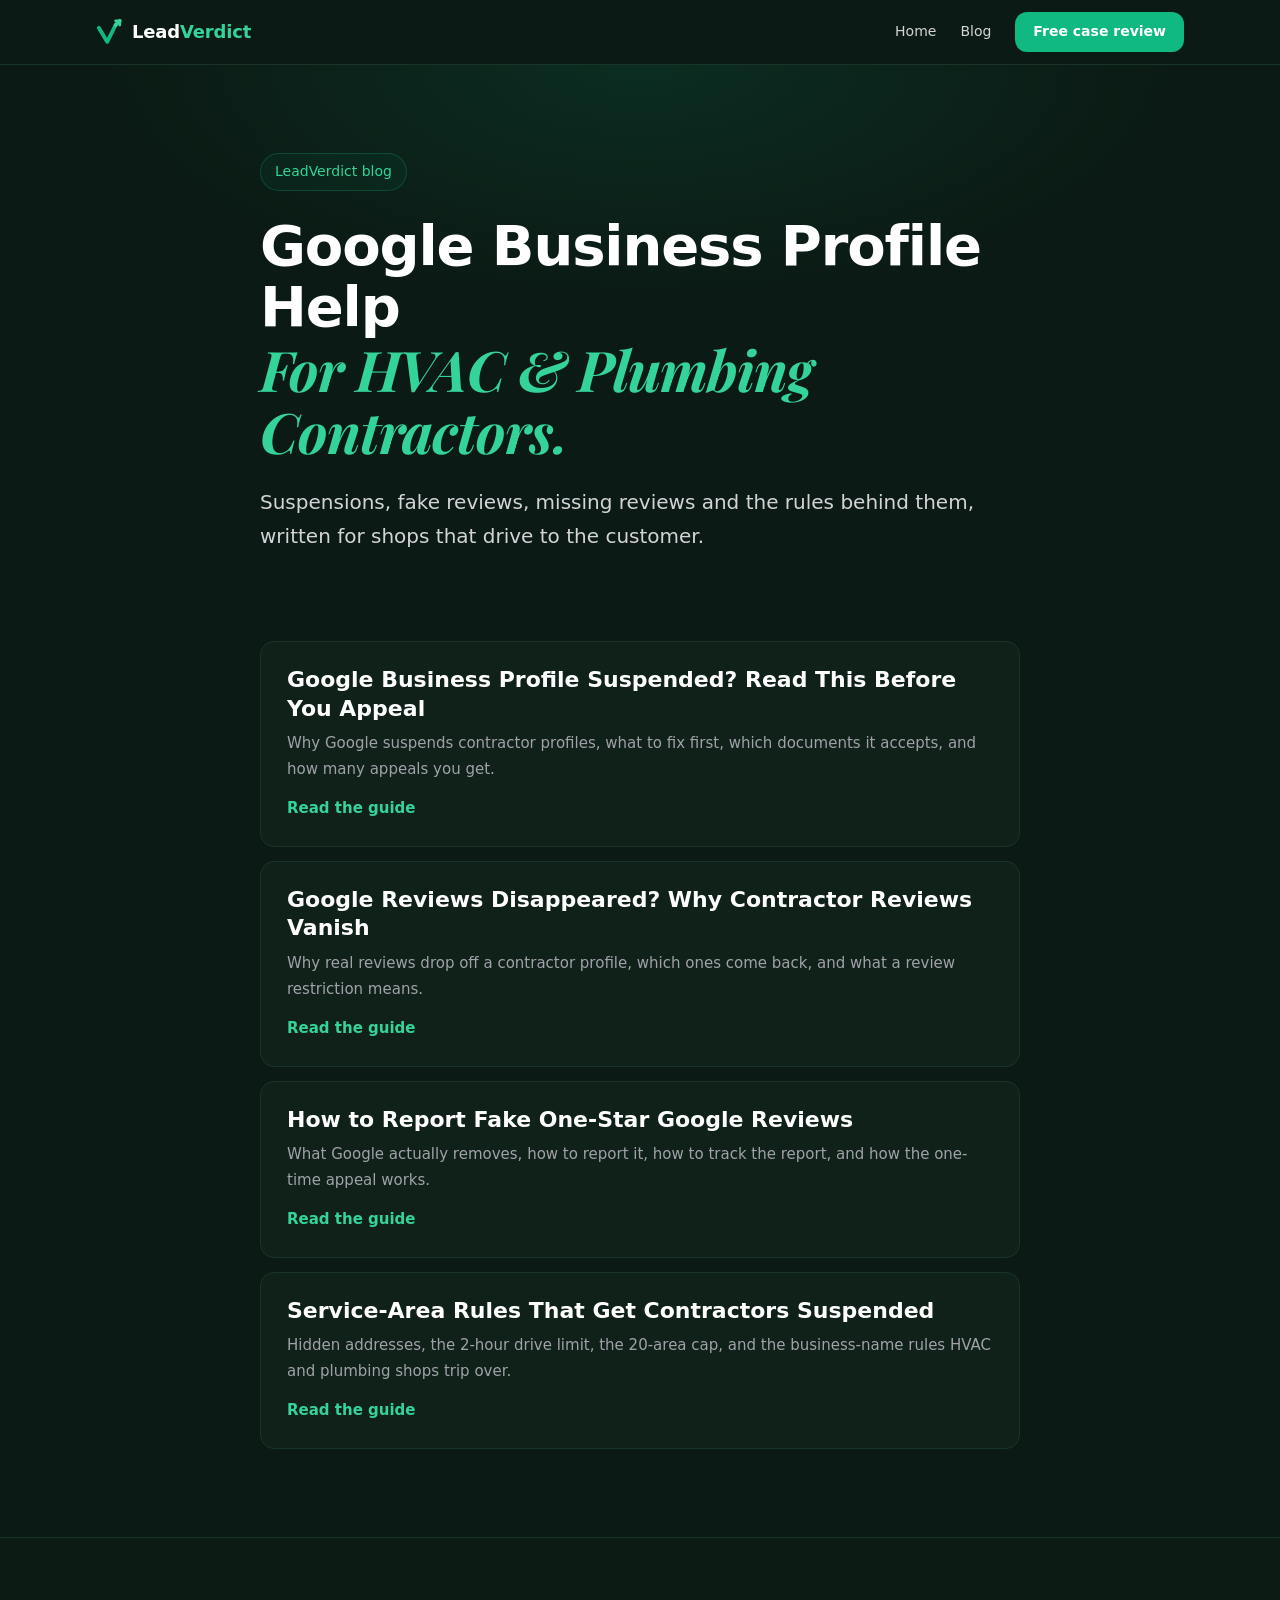
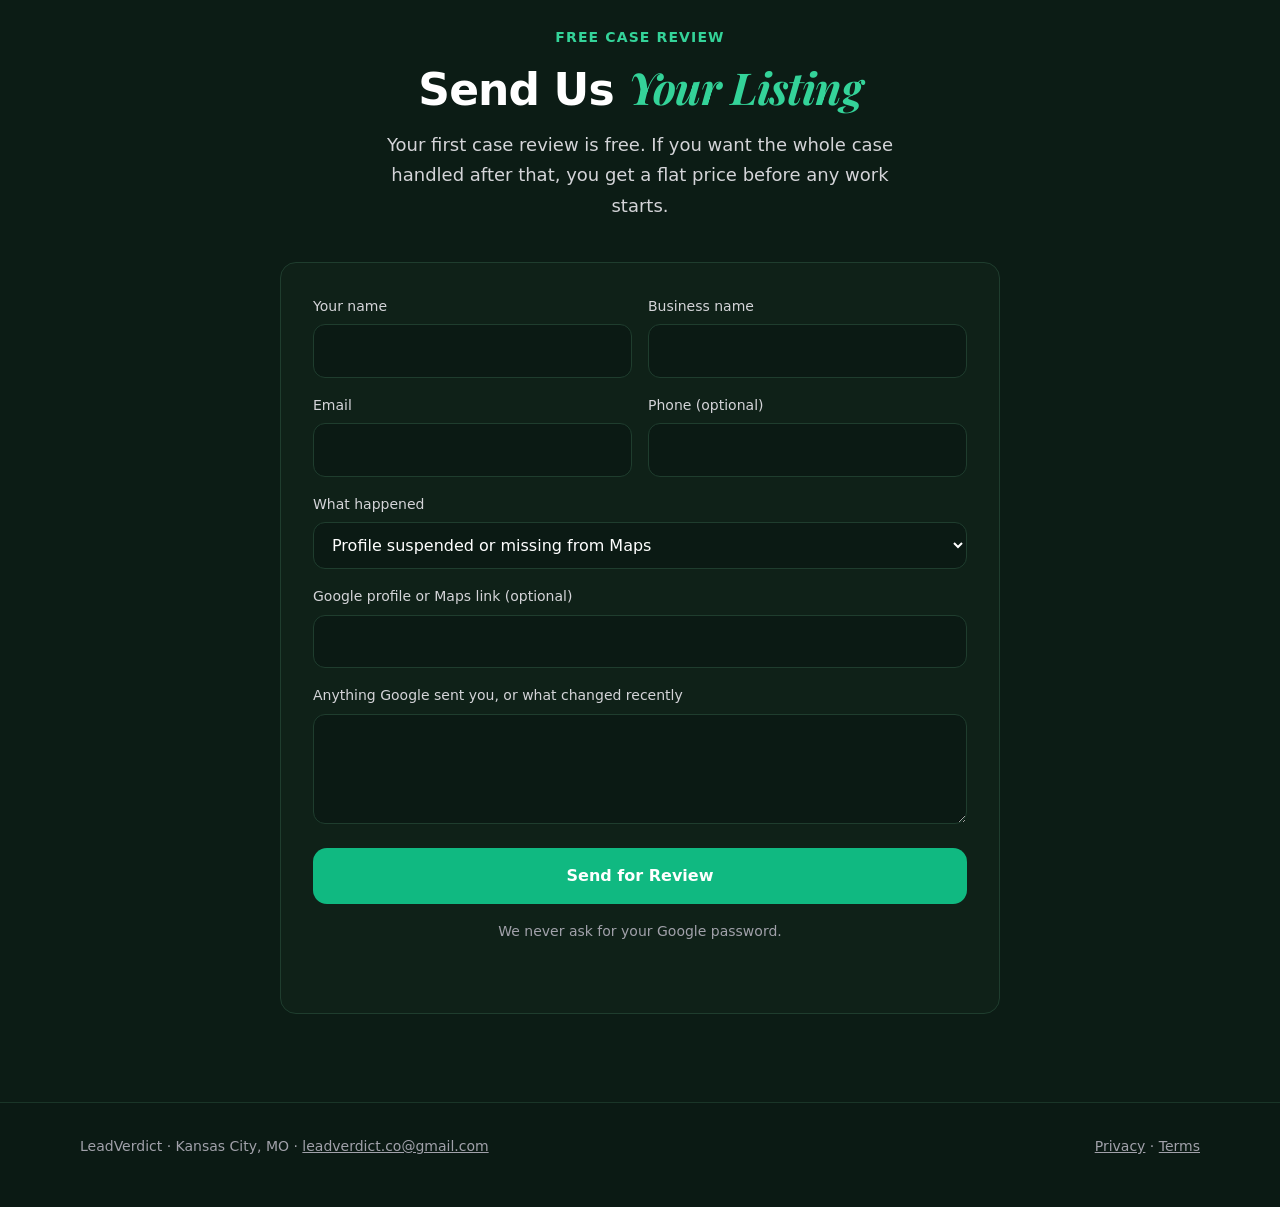
<file: blog/index.html>
<!doctype html>
<html lang="en">
<head>
  <meta charset="utf-8">
  <meta name="viewport" content="width=device-width, initial-scale=1">
  <title>LeadVerdict Blog: Google Business Profile Help for HVAC &amp; Plumbing Contractors</title>
  <meta name="description" content="Plain guides for HVAC and plumbing contractors on Google Business Profile suspensions, fake reviews, missing reviews and service-area rules.">
  <link rel="canonical" href="https://leadverdict.vercel.app/blog">
  <link rel="icon" type="image/png" href="/favicon.png">
  <meta property="og:type" content="website">
  <meta property="og:title" content="LeadVerdict Blog: Google Business Profile Help for HVAC &amp; Plumbing Contractors">
  <meta property="og:description" content="Plain guides for HVAC and plumbing contractors on Google Business Profile suspensions, fake reviews, missing reviews and service-area rules.">
  <meta property="og:url" content="https://leadverdict.vercel.app/blog">
  <meta property="og:image" content="https://leadverdict.vercel.app/images/og-image.png?v=2">
  <meta name="twitter:card" content="summary_large_image">
  <script async src="https://www.googletagmanager.com/gtag/js?id=G-6KGHGFVVXX"></script>
  <script>window.dataLayer=window.dataLayer||[];function gtag(){dataLayer.push(arguments);}gtag('js',new Date());gtag('config','G-6KGHGFVVXX');</script>
  <script>
    !function(f,b,e,v,n,t,s){if(f.fbq)return;n=f.fbq=function(){n.callMethod?
    n.callMethod.apply(n,arguments):n.queue.push(arguments)};if(!f._fbq)f._fbq=n;
    n.push=n;n.loaded=!0;n.version='2.0';n.queue=[];t=b.createElement(e);t.async=!0;
    t.src=v;s=b.getElementsByTagName(e)[0];s.parentNode.insertBefore(t,s)}(window,
    document,'script','https://connect.facebook.net/en_US/fbevents.js');
    fbq('init','4494079577534111');fbq('track','PageView');
  </script>
  <script type="application/ld+json">{"@context":"https://schema.org","@type":"ProfessionalService","name":"LeadVerdict","url":"https://leadverdict.vercel.app/","email":"leadverdict.co@gmail.com","areaServed":"US","description":"Websites, SEO and Google Business Profile management for HVAC and plumbing contractors, including suspension appeal case files."}</script>
<link rel="preconnect" href="https://fonts.googleapis.com">
<link href="https://fonts.googleapis.com/css2?family=Playfair+Display:ital,wght@1,600;1,700&amp;display=swap" rel="stylesheet">
<style>
body{margin:0;background:#0b1a14}
a{color:#34d399}a:hover{color:#6ee7b7}
</style>
  <style>
    html{scroll-behavior:smooth}
    :focus-visible{outline:2px solid #34d399;outline-offset:3px;border-radius:6px}
    input:focus,select:focus,textarea:focus{outline:none;border-color:#10b981 !important;box-shadow:0 0 0 3px rgba(16,185,129,.2)}
    .form-status{margin:0;text-align:center;font-size:15px;min-height:1.4em}
    .form-status.ok{color:#34d399} .form-status.err{color:#f87171}
    .sr-only{position:absolute;width:1px;height:1px;overflow:hidden;clip:rect(0 0 0 0);white-space:nowrap}
    @media (prefers-reduced-motion:reduce){html{scroll-behavior:auto}}
    .lv-post:hover{border-color:#10b981 !important}
  </style>
</head>
<body>
<div style="background: #0b1a14; color: #e4e4e7; font-family: ui-sans-serif, system-ui, -apple-system, 'Segoe UI', sans-serif; font-size: 16px; line-height: 1.7">

  <header style="border-bottom: 1px solid #1a3528; background: rgba(11,26,20,0.85)">
    <div style="max-width: 1120px; margin: 0 auto; padding: 10px 16px; min-height: 64px; box-sizing: border-box; display: flex; align-items: center; justify-content: space-between; gap: 16px; flex-wrap: wrap">
      <a href="/" style="display: flex; align-items: center; gap: 8px; text-decoration: none; color: #ffffff; font-weight: 700; font-size: 18px; letter-spacing: -0.01em">
        <svg viewBox="0 0 40 40" width="28" height="28" fill="none" aria-hidden="true"><path d="M4 14 L16 34 L28 10" stroke="#10b981" stroke-width="5.5" stroke-linecap="round" stroke-linejoin="round"></path><path d="M28 10 L34 4" stroke="#34d399" stroke-width="5.5" stroke-linecap="round"></path><path d="M28 4 L34 4 L34 10" stroke="#34d399" stroke-width="4" stroke-linecap="round" stroke-linejoin="round"></path></svg>
        <span>Lead<span style="color: #34d399">Verdict</span></span>
      </a>
      <nav aria-label="Main" style="display: flex; align-items: center; gap: 24px; font-size: 14px; flex-wrap: wrap">
        <a href="/" style="color: #d4d4d8; text-decoration: none">Home</a>
        <a href="/blog" style="color: #d4d4d8; text-decoration: none">Blog</a>
        <a href="#review" style="display: inline-flex; align-items: center; height: 40px; padding: 0 18px; border-radius: 12px; background: #10b981; color: #ffffff; text-decoration: none; font-weight: 600">Free case review</a>
      </nav>
    </div>
  </header>

  <section style="padding: 88px 16px 64px; background: radial-gradient(ellipse 60% 60% at 50% 0%, rgba(16,185,129,0.12), rgba(11,26,20,0) 70%)">
    <div style="max-width: 760px; margin: 0 auto">
      <span style="display: inline-flex; align-items: center; gap: 8px; padding: 6px 14px; border-radius: 999px; border: 1px solid rgba(16,185,129,0.25); background: rgba(16,185,129,0.05); color: #34d399; font-size: 14px; font-weight: 500">LeadVerdict blog</span>
      <h1 style="margin: 24px 0 0; color: #ffffff; font-size: clamp(36px, 5.6vw, 56px); line-height: 1.1; font-weight: 700; letter-spacing: -0.02em">Google Business Profile Help <span style="display: block; font-family: 'Playfair Display', Georgia, serif; font-style: italic; color: #34d399">For HVAC &amp; Plumbing Contractors.</span></h1>
      <p style="margin: 24px 0 0; color: #d4d4d8; font-size: 20px">Suspensions, fake reviews, missing reviews and the rules behind them, written for shops that drive to the customer.</p>
      
    </div>
  </section>

  <section style="padding: 24px 16px 88px">
    <div style="max-width: 760px; margin: 0 auto">
      <div style="display: flex; flex-direction: column; gap: 14px">
        <a href="/blog/google-business-profile-suspended" class="lv-post" style="display: block; text-decoration: none; background: #0f2118; border: 1px solid #1a3528; border-radius: 14px; padding: 24px 26px">
          <h2 style="margin: 0 0 8px; color: #ffffff; font-size: 22px; line-height: 1.3; font-weight: 700">Google Business Profile Suspended? Read This Before You Appeal</h2>
          <p style="margin: 0; color: #a1a1aa; font-size: 15px">Why Google suspends contractor profiles, what to fix first, which documents it accepts, and how many appeals you get.</p>
          <span style="display: inline-block; margin-top: 14px; color: #34d399; font-weight: 600; font-size: 15px">Read the guide</span>
        </a>
        <a href="/blog/google-reviews-disappeared" class="lv-post" style="display: block; text-decoration: none; background: #0f2118; border: 1px solid #1a3528; border-radius: 14px; padding: 24px 26px">
          <h2 style="margin: 0 0 8px; color: #ffffff; font-size: 22px; line-height: 1.3; font-weight: 700">Google Reviews Disappeared? Why Contractor Reviews Vanish</h2>
          <p style="margin: 0; color: #a1a1aa; font-size: 15px">Why real reviews drop off a contractor profile, which ones come back, and what a review restriction means.</p>
          <span style="display: inline-block; margin-top: 14px; color: #34d399; font-weight: 600; font-size: 15px">Read the guide</span>
        </a>
        <a href="/blog/report-fake-google-reviews" class="lv-post" style="display: block; text-decoration: none; background: #0f2118; border: 1px solid #1a3528; border-radius: 14px; padding: 24px 26px">
          <h2 style="margin: 0 0 8px; color: #ffffff; font-size: 22px; line-height: 1.3; font-weight: 700">How to Report Fake One-Star Google Reviews</h2>
          <p style="margin: 0; color: #a1a1aa; font-size: 15px">What Google actually removes, how to report it, how to track the report, and how the one-time appeal works.</p>
          <span style="display: inline-block; margin-top: 14px; color: #34d399; font-weight: 600; font-size: 15px">Read the guide</span>
        </a>
        <a href="/blog/service-area-rules-google-business-profile" class="lv-post" style="display: block; text-decoration: none; background: #0f2118; border: 1px solid #1a3528; border-radius: 14px; padding: 24px 26px">
          <h2 style="margin: 0 0 8px; color: #ffffff; font-size: 22px; line-height: 1.3; font-weight: 700">Service-Area Rules That Get Contractors Suspended</h2>
          <p style="margin: 0; color: #a1a1aa; font-size: 15px">Hidden addresses, the 2-hour drive limit, the 20-area cap, and the business-name rules HVAC and plumbing shops trip over.</p>
          <span style="display: inline-block; margin-top: 14px; color: #34d399; font-weight: 600; font-size: 15px">Read the guide</span>
        </a>
      </div>
    </div>
  </section>


  <section id="review" style="padding: 88px 16px; background: rgba(15,33,24,0.3); border-top: 1px solid #1a3528">
    <div style="max-width: 720px; margin: 0 auto; text-align: center">
      <span style="display: block; color: #34d399; font-size: 14px; font-weight: 600; text-transform: uppercase; letter-spacing: 0.08em">Free case review</span>
      <h2 style="margin: 12px 0 0; color: #ffffff; font-size: clamp(30px, 4.4vw, 44px); line-height: 1.12; font-weight: 700; letter-spacing: -0.02em">Send Us <span style="font-family: 'Playfair Display', Georgia, serif; font-style: italic; color: #34d399">Your Listing</span></h2>
      <p style="margin: 16px auto 0; max-width: 560px; color: #d4d4d8; font-size: 18px">Your first case review is free. If you want the whole case handled after that, you get a flat price before any work starts.</p>
      <form id="case-form" novalidate style="margin-top: 40px; text-align: left; background: #0f2118; border: 1px solid #1f3d2e; border-radius: 16px; padding: 32px; display: flex; flex-direction: column; gap: 16px">
        <div style="display: grid; grid-template-columns: repeat(auto-fit, minmax(240px, 1fr)); gap: 16px">
          <div><label for="c-name" style="display: block; margin-bottom: 6px; color: #d4d4d8; font-size: 14px; font-weight: 500">Your name</label><input id="c-name" name="name" required autocomplete="name" style="width: 100%; box-sizing: border-box; padding: 12px 14px; border: 1px solid #1f3d2e; border-radius: 12px; background: #0b1a14; color: #ffffff; font: inherit"></div>
          <div><label for="c-biz" style="display: block; margin-bottom: 6px; color: #d4d4d8; font-size: 14px; font-weight: 500">Business name</label><input id="c-biz" name="business" required autocomplete="organization" style="width: 100%; box-sizing: border-box; padding: 12px 14px; border: 1px solid #1f3d2e; border-radius: 12px; background: #0b1a14; color: #ffffff; font: inherit"></div>
          <div><label for="c-email" style="display: block; margin-bottom: 6px; color: #d4d4d8; font-size: 14px; font-weight: 500">Email</label><input id="c-email" name="email" type="email" required autocomplete="email" style="width: 100%; box-sizing: border-box; padding: 12px 14px; border: 1px solid #1f3d2e; border-radius: 12px; background: #0b1a14; color: #ffffff; font: inherit"></div>
          <div><label for="c-phone" style="display: block; margin-bottom: 6px; color: #d4d4d8; font-size: 14px; font-weight: 500">Phone (optional)</label><input id="c-phone" name="phone" type="tel" autocomplete="tel" style="width: 100%; box-sizing: border-box; padding: 12px 14px; border: 1px solid #1f3d2e; border-radius: 12px; background: #0b1a14; color: #ffffff; font: inherit"></div>
        </div>
        <div><label for="c-problem" style="display: block; margin-bottom: 6px; color: #d4d4d8; font-size: 14px; font-weight: 500">What happened</label><select id="c-problem" name="problem" style="width: 100%; box-sizing: border-box; padding: 12px 14px; border: 1px solid #1f3d2e; border-radius: 12px; background: #0b1a14; color: #ffffff; font: inherit"><option>Profile suspended or missing from Maps</option><option>Fake one-star reviews</option><option>Real reviews removed or reviews paused</option><option>Something else</option></select></div>
        <div><label for="c-link" style="display: block; margin-bottom: 6px; color: #d4d4d8; font-size: 14px; font-weight: 500">Google profile or Maps link (optional)</label><input id="c-link" name="profile" type="url" style="width: 100%; box-sizing: border-box; padding: 12px 14px; border: 1px solid #1f3d2e; border-radius: 12px; background: #0b1a14; color: #ffffff; font: inherit"></div>
        <div><label for="c-details" style="display: block; margin-bottom: 6px; color: #d4d4d8; font-size: 14px; font-weight: 500">Anything Google sent you, or what changed recently</label><textarea id="c-details" name="details" style="width: 100%; box-sizing: border-box; padding: 12px 14px; border: 1px solid #1f3d2e; border-radius: 12px; background: #0b1a14; color: #ffffff; font: inherit; min-height: 110px"></textarea></div>
        <button type="submit" style="height: 56px; border: 0; border-radius: 14px; background: #10b981; color: #ffffff; font: 600 16px/1 ui-sans-serif, system-ui, sans-serif; cursor: pointer">Send for Review</button>
        <p style="margin: 0; text-align: center; color: #a1a1aa; font-size: 14px">We never ask for your Google password.</p>
        <p class="form-status" role="status" aria-live="polite"></p>
      </form>
    </div>
  </section>

  <footer style="border-top: 1px solid #1a3528; padding: 32px 16px 48px; font-size: 14px; color: #a1a1aa">
    <div style="max-width: 1120px; margin: 0 auto; display: flex; flex-wrap: wrap; justify-content: space-between; gap: 12px">
      <span>LeadVerdict · Kansas City, MO · <a href="mailto:leadverdict.co@gmail.com" style="color: #a1a1aa">leadverdict.co@gmail.com</a></span>
      <span><a href="/privacy" style="color: #a1a1aa">Privacy</a> · <a href="/terms" style="color: #a1a1aa">Terms</a></span>
    </div>
  </footer>
</div>
<script src="/site.js" defer></script>
</body>
</html>
</file>
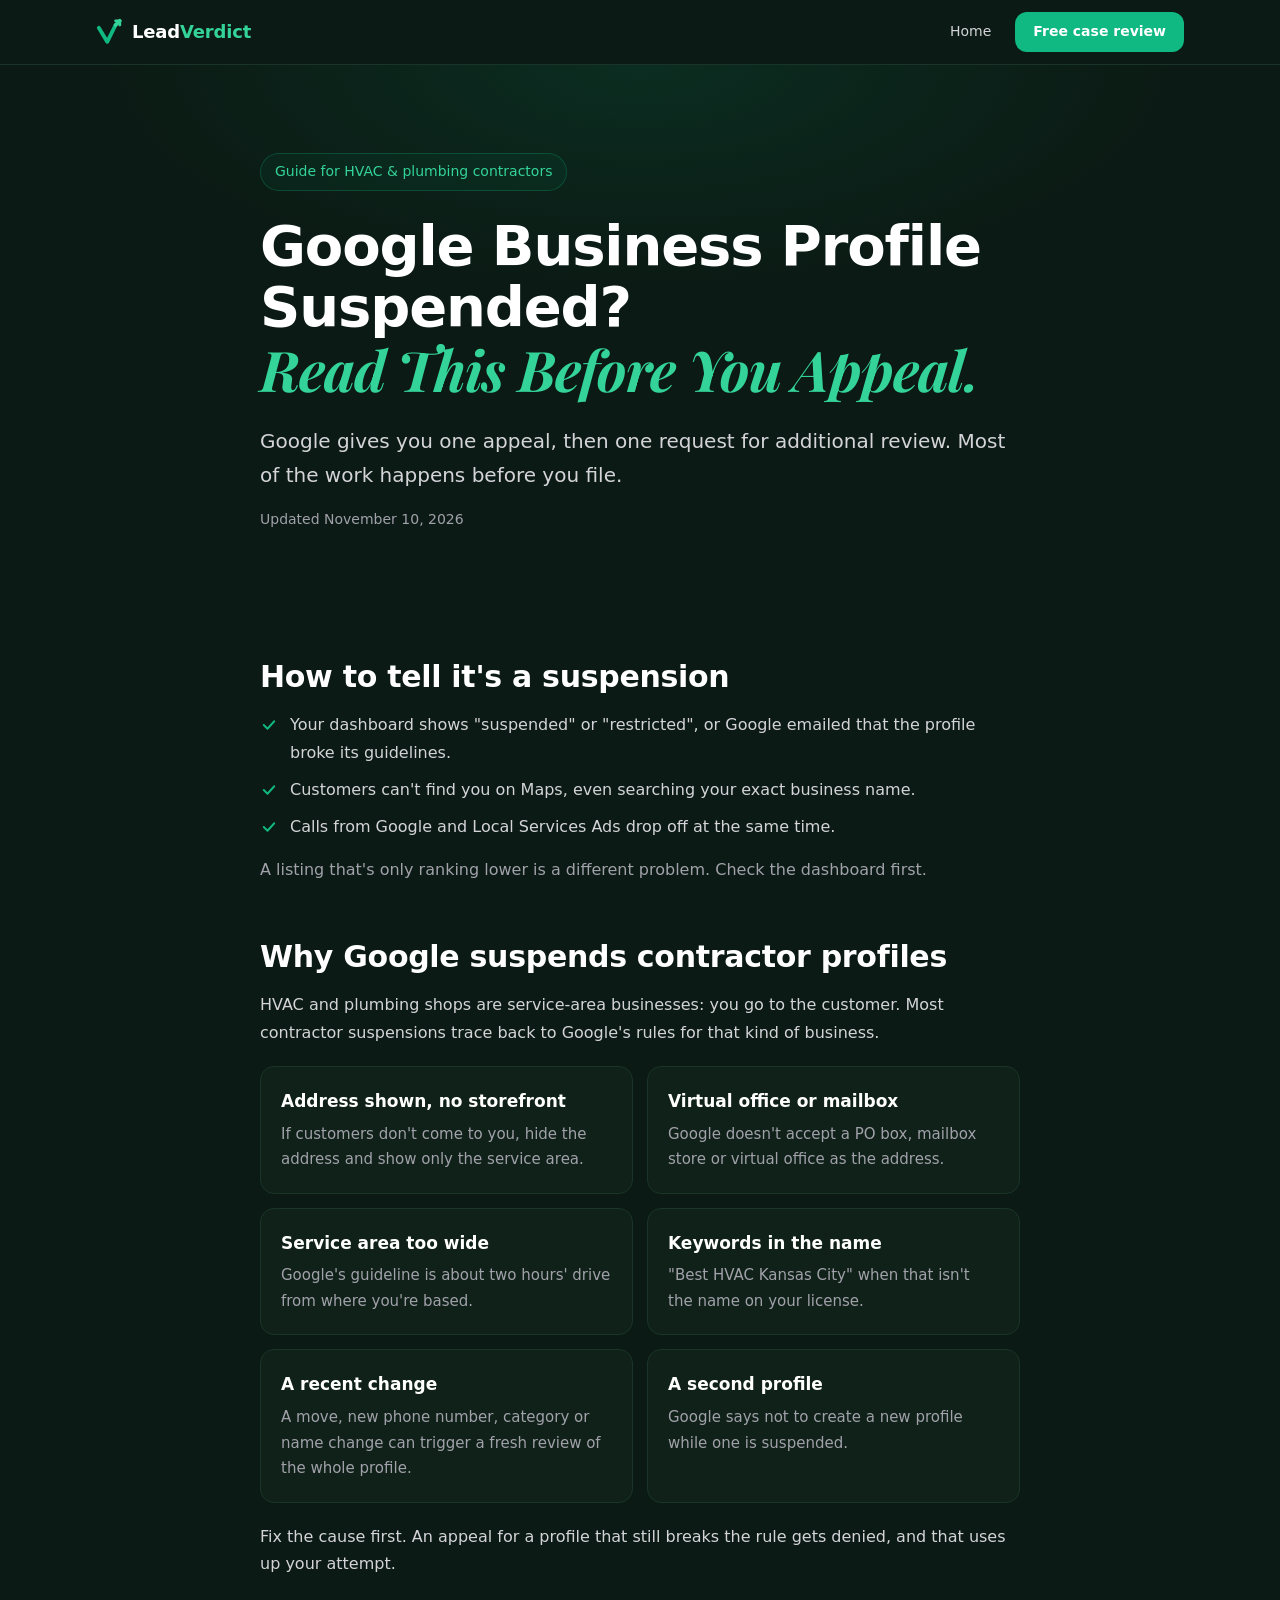
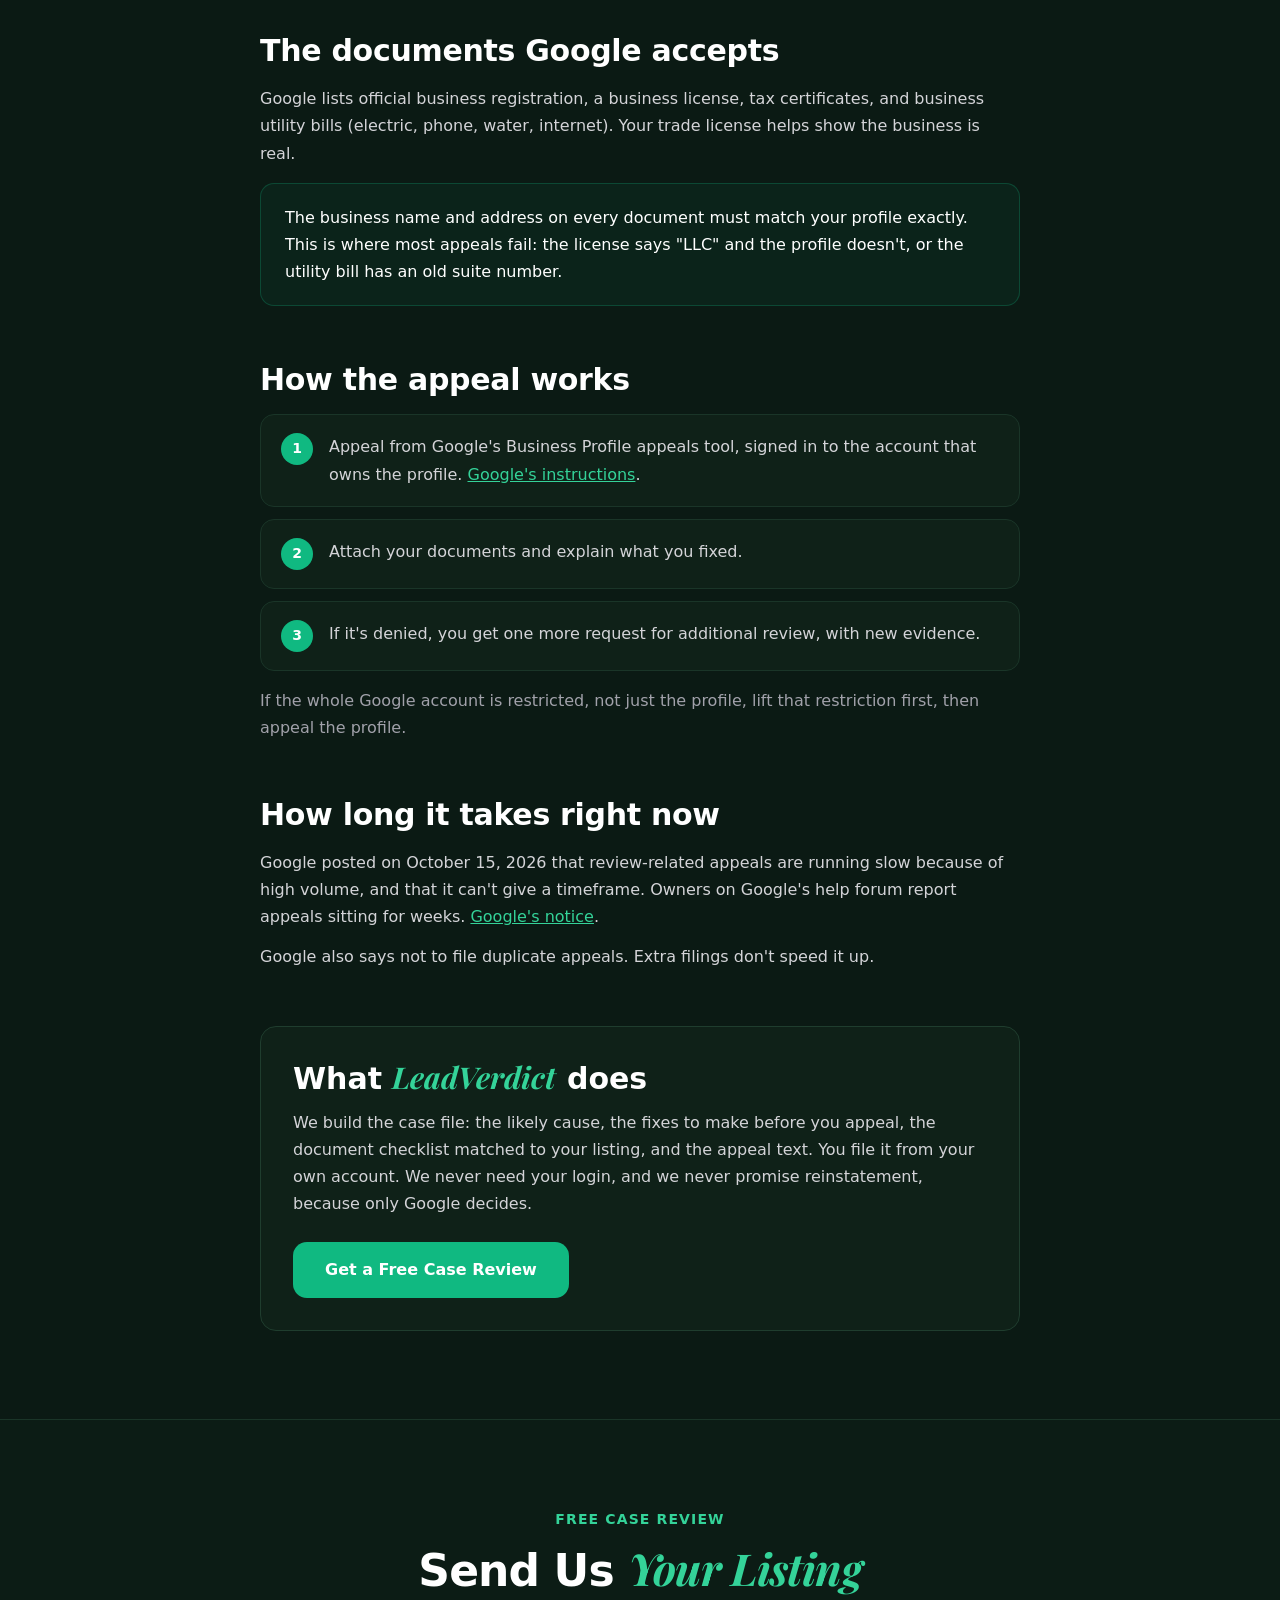
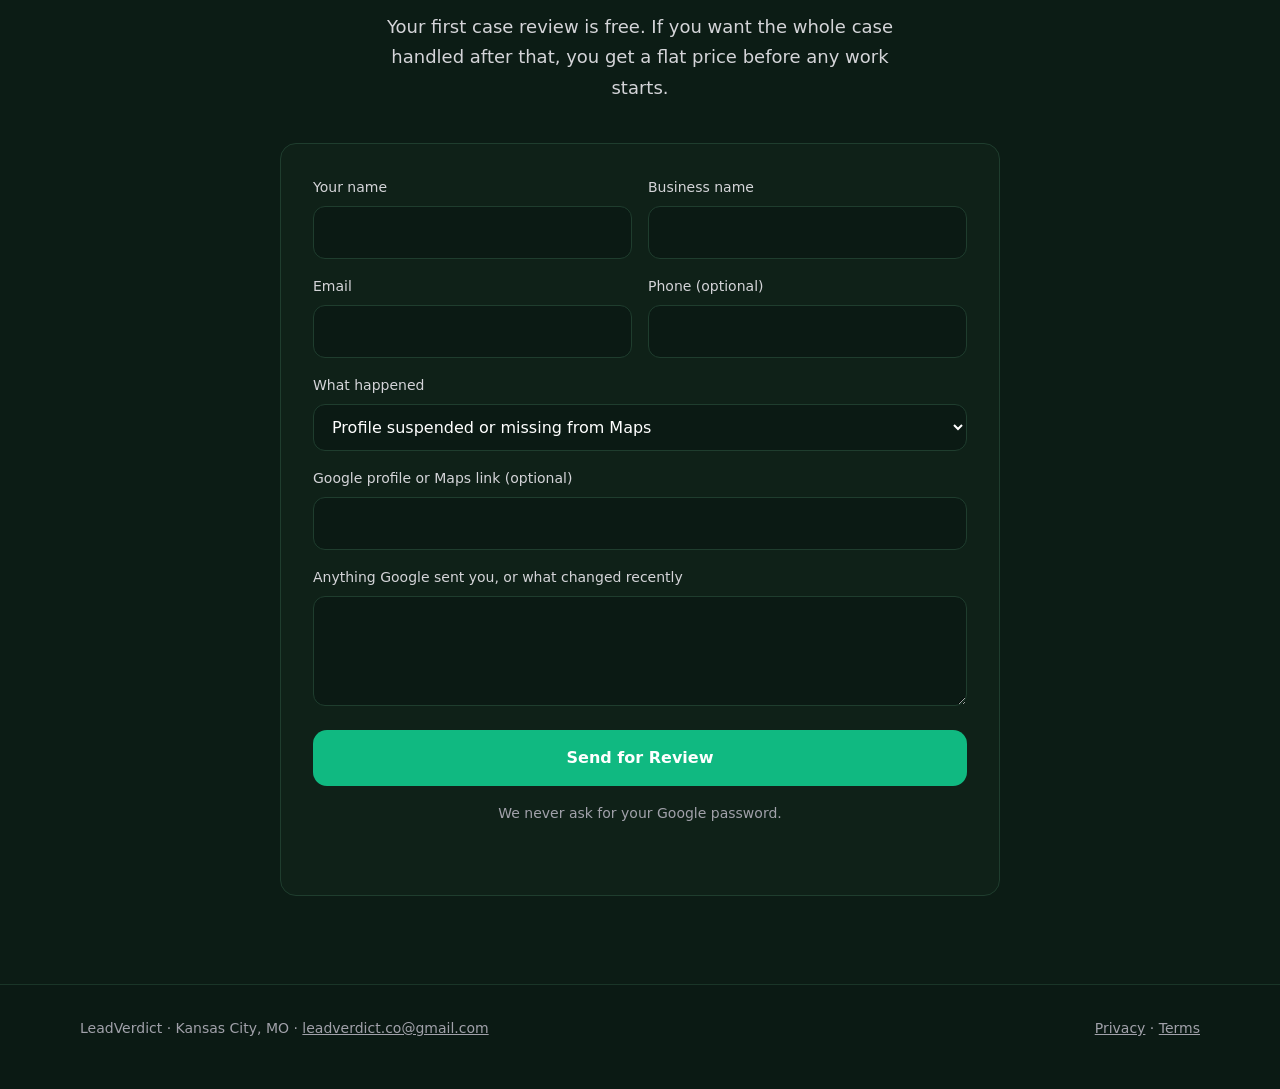
<file: google-business-profile-suspended.html>
<!doctype html>
<html lang="en">
<head>
  <meta charset="utf-8">
  <meta name="viewport" content="width=device-width, initial-scale=1">
  <title>Google Business Profile Suspended? A Guide for HVAC & Plumbing Contractors | LeadVerdict</title>
  <meta name="description" content="Why Google suspends HVAC and plumbing profiles, what to fix before you appeal, which documents Google accepts, and how many appeals you get. Updated November 2026.">
  <link rel="canonical" href="https://leadverdict.vercel.app/google-business-profile-suspended">
  <link rel="icon" type="image/png" href="/favicon.png">
  <meta property="og:type" content="website">
  <meta property="og:title" content="Google Business Profile Suspended? A Guide for HVAC & Plumbing Contractors | LeadVerdict">
  <meta property="og:description" content="Why Google suspends HVAC and plumbing profiles, what to fix before you appeal, which documents Google accepts, and how many appeals you get. Updated November 2026.">
  <meta property="og:url" content="https://leadverdict.vercel.app/google-business-profile-suspended">
  <meta property="og:image" content="https://leadverdict.vercel.app/images/og-image.png">
  <meta name="twitter:card" content="summary_large_image">
  <script async src="https://www.googletagmanager.com/gtag/js?id=G-6KGHGFVVXX"></script>
  <script>window.dataLayer=window.dataLayer||[];function gtag(){dataLayer.push(arguments);}gtag('js',new Date());gtag('config','G-6KGHGFVVXX');</script>
  <script>
    !function(f,b,e,v,n,t,s){if(f.fbq)return;n=f.fbq=function(){n.callMethod?
    n.callMethod.apply(n,arguments):n.queue.push(arguments)};if(!f._fbq)f._fbq=n;
    n.push=n;n.loaded=!0;n.version='2.0';n.queue=[];t=b.createElement(e);t.async=!0;
    t.src=v;s=b.getElementsByTagName(e)[0];s.parentNode.insertBefore(t,s)}(window,
    document,'script','https://connect.facebook.net/en_US/fbevents.js');
    fbq('init','4494079577534111');fbq('track','PageView');
  </script>
  <script type="application/ld+json">{"@context":"https://schema.org","@type":"ProfessionalService","name":"LeadVerdict","url":"https://leadverdict.vercel.app/","email":"leadverdict.co@gmail.com","areaServed":"US","description":"Websites, SEO and Google Business Profile management for HVAC and plumbing contractors, including suspension appeal case files."}</script>
<link rel="preconnect" href="https://fonts.googleapis.com">
<link href="https://fonts.googleapis.com/css2?family=Playfair+Display:ital,wght@1,600;1,700&amp;display=swap" rel="stylesheet">
<style>
body{margin:0;background:#0b1a14}
a{color:#34d399}a:hover{color:#6ee7b7}
</style>
  <style>
    html{scroll-behavior:smooth}
    :focus-visible{outline:2px solid #34d399;outline-offset:3px;border-radius:6px}
    input:focus,select:focus,textarea:focus{outline:none;border-color:#10b981 !important;box-shadow:0 0 0 3px rgba(16,185,129,.2)}
    .form-status{margin:0;text-align:center;font-size:15px;min-height:1.4em}
    .form-status.ok{color:#34d399} .form-status.err{color:#f87171}
    .sr-only{position:absolute;width:1px;height:1px;overflow:hidden;clip:rect(0 0 0 0);white-space:nowrap}
    @media (prefers-reduced-motion:reduce){html{scroll-behavior:auto}}
  </style>
</head>
<body>
<div style="background: #0b1a14; color: #e4e4e7; font-family: ui-sans-serif, system-ui, -apple-system, 'Segoe UI', sans-serif; font-size: 16px; line-height: 1.7">

  <header style="border-bottom: 1px solid #1a3528; background: rgba(11,26,20,0.85)">
    <div style="max-width: 1120px; margin: 0 auto; padding: 10px 16px; min-height: 64px; box-sizing: border-box; display: flex; align-items: center; justify-content: space-between; gap: 16px; flex-wrap: wrap">
      <a href="/" style="display: flex; align-items: center; gap: 8px; text-decoration: none; color: #ffffff; font-weight: 700; font-size: 18px; letter-spacing: -0.01em">
        <svg viewBox="0 0 40 40" width="28" height="28" fill="none" aria-hidden="true"><path d="M4 14 L16 34 L28 10" stroke="#10b981" stroke-width="5.5" stroke-linecap="round" stroke-linejoin="round"></path><path d="M28 10 L34 4" stroke="#34d399" stroke-width="5.5" stroke-linecap="round"></path><path d="M28 4 L34 4 L34 10" stroke="#34d399" stroke-width="4" stroke-linecap="round" stroke-linejoin="round"></path></svg>
        <span>Lead<span style="color: #34d399">Verdict</span></span>
      </a>
      <nav aria-label="Main" style="display: flex; align-items: center; gap: 24px; font-size: 14px; flex-wrap: wrap">
        <a href="/" style="color: #d4d4d8; text-decoration: none">Home</a>
        <a href="#review" style="display: inline-flex; align-items: center; height: 40px; padding: 0 18px; border-radius: 12px; background: #10b981; color: #ffffff; text-decoration: none; font-weight: 600">Free case review</a>
      </nav>
    </div>
  </header>

  <section style="padding: 88px 16px 64px; background: radial-gradient(ellipse 60% 60% at 50% 0%, rgba(16,185,129,0.12), rgba(11,26,20,0) 70%)">
    <div style="max-width: 760px; margin: 0 auto">
      <span style="display: inline-flex; align-items: center; gap: 8px; padding: 6px 14px; border-radius: 999px; border: 1px solid rgba(16,185,129,0.25); background: rgba(16,185,129,0.05); color: #34d399; font-size: 14px; font-weight: 500">Guide for HVAC &amp; plumbing contractors</span>
      <h1 style="margin: 24px 0 0; color: #ffffff; font-size: clamp(36px, 5.6vw, 56px); line-height: 1.1; font-weight: 700; letter-spacing: -0.02em">Google Business Profile Suspended? <span style="display: block; font-family: 'Playfair Display', Georgia, serif; font-style: italic; color: #34d399">Read This Before You Appeal.</span></h1>
      <p style="margin: 24px 0 0; color: #d4d4d8; font-size: 20px">Google gives you one appeal, then one request for additional review. Most of the work happens before you file.</p>
      <p style="margin: 16px 0 0; color: #a1a1aa; font-size: 14px">Updated November 10, 2026</p>
    </div>
  </section>

  <section style="padding: 24px 16px 88px">
    <div style="max-width: 760px; margin: 0 auto">

      <h2 style="margin: 40px 0 16px; color: #ffffff; font-size: 30px; line-height: 1.2; font-weight: 700; letter-spacing: -0.01em">How to tell it's a suspension</h2>
      <div style="display: flex; flex-direction: column; gap: 10px">
        <div style="display: flex; gap: 12px; align-items: flex-start; color: #d4d4d8"><svg viewBox="0 0 24 24" width="18" height="18" fill="none" stroke="#10b981" stroke-width="2.5" stroke-linecap="round" stroke-linejoin="round" aria-hidden="true" style="flex-shrink: 0; margin-top: 5px"><path d="M5 12l5 5 9-10"></path></svg><span>Your dashboard shows "suspended" or "restricted", or Google emailed that the profile broke its guidelines.</span></div>
        <div style="display: flex; gap: 12px; align-items: flex-start; color: #d4d4d8"><svg viewBox="0 0 24 24" width="18" height="18" fill="none" stroke="#10b981" stroke-width="2.5" stroke-linecap="round" stroke-linejoin="round" aria-hidden="true" style="flex-shrink: 0; margin-top: 5px"><path d="M5 12l5 5 9-10"></path></svg><span>Customers can't find you on Maps, even searching your exact business name.</span></div>
        <div style="display: flex; gap: 12px; align-items: flex-start; color: #d4d4d8"><svg viewBox="0 0 24 24" width="18" height="18" fill="none" stroke="#10b981" stroke-width="2.5" stroke-linecap="round" stroke-linejoin="round" aria-hidden="true" style="flex-shrink: 0; margin-top: 5px"><path d="M5 12l5 5 9-10"></path></svg><span>Calls from Google and Local Services Ads drop off at the same time.</span></div>
      </div>
      <p style="margin: 16px 0 0; color: #a1a1aa">A listing that's only ranking lower is a different problem. Check the dashboard first.</p>

      <h2 style="margin: 56px 0 16px; color: #ffffff; font-size: 30px; line-height: 1.2; font-weight: 700; letter-spacing: -0.01em">Why Google suspends contractor profiles</h2>
      <p style="margin: 0 0 20px; color: #d4d4d8">HVAC and plumbing shops are service-area businesses: you go to the customer. Most contractor suspensions trace back to Google's rules for that kind of business.</p>
      <div style="display: grid; grid-template-columns: repeat(auto-fit, minmax(300px, 1fr)); gap: 14px">
        <div style="background: #0f2118; border: 1px solid #1a3528; border-radius: 14px; padding: 20px"><h3 style="margin: 0 0 6px; color: #ffffff; font-size: 17px; font-weight: 600">Address shown, no storefront</h3><p style="margin: 0; color: #a1a1aa; font-size: 15px">If customers don't come to you, hide the address and show only the service area.</p></div>
        <div style="background: #0f2118; border: 1px solid #1a3528; border-radius: 14px; padding: 20px"><h3 style="margin: 0 0 6px; color: #ffffff; font-size: 17px; font-weight: 600">Virtual office or mailbox</h3><p style="margin: 0; color: #a1a1aa; font-size: 15px">Google doesn't accept a PO box, mailbox store or virtual office as the address.</p></div>
        <div style="background: #0f2118; border: 1px solid #1a3528; border-radius: 14px; padding: 20px"><h3 style="margin: 0 0 6px; color: #ffffff; font-size: 17px; font-weight: 600">Service area too wide</h3><p style="margin: 0; color: #a1a1aa; font-size: 15px">Google's guideline is about two hours' drive from where you're based.</p></div>
        <div style="background: #0f2118; border: 1px solid #1a3528; border-radius: 14px; padding: 20px"><h3 style="margin: 0 0 6px; color: #ffffff; font-size: 17px; font-weight: 600">Keywords in the name</h3><p style="margin: 0; color: #a1a1aa; font-size: 15px">"Best HVAC Kansas City" when that isn't the name on your license.</p></div>
        <div style="background: #0f2118; border: 1px solid #1a3528; border-radius: 14px; padding: 20px"><h3 style="margin: 0 0 6px; color: #ffffff; font-size: 17px; font-weight: 600">A recent change</h3><p style="margin: 0; color: #a1a1aa; font-size: 15px">A move, new phone number, category or name change can trigger a fresh review of the whole profile.</p></div>
        <div style="background: #0f2118; border: 1px solid #1a3528; border-radius: 14px; padding: 20px"><h3 style="margin: 0 0 6px; color: #ffffff; font-size: 17px; font-weight: 600">A second profile</h3><p style="margin: 0; color: #a1a1aa; font-size: 15px">Google says not to create a new profile while one is suspended.</p></div>
      </div>
      <p style="margin: 20px 0 0; color: #d4d4d8">Fix the cause first. An appeal for a profile that still breaks the rule gets denied, and that uses up your attempt.</p>

      <h2 style="margin: 56px 0 16px; color: #ffffff; font-size: 30px; line-height: 1.2; font-weight: 700; letter-spacing: -0.01em">The documents Google accepts</h2>
      <p style="margin: 0 0 16px; color: #d4d4d8">Google lists official business registration, a business license, tax certificates, and business utility bills (electric, phone, water, internet). Your trade license helps show the business is real.</p>
      <div style="padding: 20px 24px; background: rgba(16,185,129,0.06); border: 1px solid rgba(16,185,129,0.25); border-radius: 14px; color: #ffffff">The business name and address on every document must match your profile exactly. This is where most appeals fail: the license says "LLC" and the profile doesn't, or the utility bill has an old suite number.</div>

      <h2 style="margin: 56px 0 16px; color: #ffffff; font-size: 30px; line-height: 1.2; font-weight: 700; letter-spacing: -0.01em">How the appeal works</h2>
      <div style="display: flex; flex-direction: column; gap: 12px">
        <div style="display: flex; gap: 16px; align-items: flex-start; padding: 18px 20px; background: #0f2118; border: 1px solid #1a3528; border-radius: 14px"><span style="display: inline-flex; flex-shrink: 0; width: 32px; height: 32px; align-items: center; justify-content: center; border-radius: 999px; background: #10b981; color: #ffffff; font-weight: 700; font-size: 14px">1</span><span style="color: #d4d4d8">Appeal from Google's Business Profile appeals tool, signed in to the account that owns the profile. <a href="https://support.google.com/business/answer/4569145">Google's instructions</a>.</span></div>
        <div style="display: flex; gap: 16px; align-items: flex-start; padding: 18px 20px; background: #0f2118; border: 1px solid #1a3528; border-radius: 14px"><span style="display: inline-flex; flex-shrink: 0; width: 32px; height: 32px; align-items: center; justify-content: center; border-radius: 999px; background: #10b981; color: #ffffff; font-weight: 700; font-size: 14px">2</span><span style="color: #d4d4d8">Attach your documents and explain what you fixed.</span></div>
        <div style="display: flex; gap: 16px; align-items: flex-start; padding: 18px 20px; background: #0f2118; border: 1px solid #1a3528; border-radius: 14px"><span style="display: inline-flex; flex-shrink: 0; width: 32px; height: 32px; align-items: center; justify-content: center; border-radius: 999px; background: #10b981; color: #ffffff; font-weight: 700; font-size: 14px">3</span><span style="color: #d4d4d8">If it's denied, you get one more request for additional review, with new evidence.</span></div>
      </div>
      <p style="margin: 16px 0 0; color: #a1a1aa">If the whole Google account is restricted, not just the profile, lift that restriction first, then appeal the profile.</p>

      <h2 style="margin: 56px 0 16px; color: #ffffff; font-size: 30px; line-height: 1.2; font-weight: 700; letter-spacing: -0.01em">How long it takes right now</h2>
      <p style="margin: 0 0 12px; color: #d4d4d8">Google posted on October 15, 2026 that review-related appeals are running slow because of high volume, and that it can't give a timeframe. Owners on Google's help forum report appeals sitting for weeks. <a href="https://support.google.com/business/thread/473109747/gbp-review-appeal-delays">Google's notice</a>.</p>
      <p style="margin: 0; color: #d4d4d8">Google also says not to file duplicate appeals. Extra filings don't speed it up.</p>

      <div style="margin-top: 56px; padding: 32px; background: #0f2118; border: 1px solid #1f3d2e; border-radius: 16px">
        <h2 style="margin: 0 0 12px; color: #ffffff; font-size: 30px; line-height: 1.2; font-weight: 700">What <span style="font-family: 'Playfair Display', Georgia, serif; font-style: italic; color: #34d399">LeadVerdict</span> does</h2>
        <p style="margin: 0; color: #d4d4d8">We build the case file: the likely cause, the fixes to make before you appeal, the document checklist matched to your listing, and the appeal text. You file it from your own account. We never need your login, and we never promise reinstatement, because only Google decides.</p>
        <a href="#review" style="display: inline-flex; align-items: center; gap: 8px; margin-top: 24px; height: 56px; padding: 0 32px; border-radius: 14px; background: #10b981; color: #ffffff; font-weight: 600; text-decoration: none">Get a Free Case Review</a>
      </div>
    </div>
  </section>


  <section id="review" style="padding: 88px 16px; background: rgba(15,33,24,0.3); border-top: 1px solid #1a3528">
    <div style="max-width: 720px; margin: 0 auto; text-align: center">
      <span style="display: block; color: #34d399; font-size: 14px; font-weight: 600; text-transform: uppercase; letter-spacing: 0.08em">Free case review</span>
      <h2 style="margin: 12px 0 0; color: #ffffff; font-size: clamp(30px, 4.4vw, 44px); line-height: 1.12; font-weight: 700; letter-spacing: -0.02em">Send Us <span style="font-family: 'Playfair Display', Georgia, serif; font-style: italic; color: #34d399">Your Listing</span></h2>
      <p style="margin: 16px auto 0; max-width: 560px; color: #d4d4d8; font-size: 18px">Your first case review is free. If you want the whole case handled after that, you get a flat price before any work starts.</p>
      <form id="case-form" novalidate style="margin-top: 40px; text-align: left; background: #0f2118; border: 1px solid #1f3d2e; border-radius: 16px; padding: 32px; display: flex; flex-direction: column; gap: 16px">
        <div style="display: grid; grid-template-columns: repeat(auto-fit, minmax(240px, 1fr)); gap: 16px">
          <div><label for="c-name" style="display: block; margin-bottom: 6px; color: #d4d4d8; font-size: 14px; font-weight: 500">Your name</label><input id="c-name" name="name" required autocomplete="name" style="width: 100%; box-sizing: border-box; padding: 12px 14px; border: 1px solid #1f3d2e; border-radius: 12px; background: #0b1a14; color: #ffffff; font: inherit"></div>
          <div><label for="c-biz" style="display: block; margin-bottom: 6px; color: #d4d4d8; font-size: 14px; font-weight: 500">Business name</label><input id="c-biz" name="business" required autocomplete="organization" style="width: 100%; box-sizing: border-box; padding: 12px 14px; border: 1px solid #1f3d2e; border-radius: 12px; background: #0b1a14; color: #ffffff; font: inherit"></div>
          <div><label for="c-email" style="display: block; margin-bottom: 6px; color: #d4d4d8; font-size: 14px; font-weight: 500">Email</label><input id="c-email" name="email" type="email" required autocomplete="email" style="width: 100%; box-sizing: border-box; padding: 12px 14px; border: 1px solid #1f3d2e; border-radius: 12px; background: #0b1a14; color: #ffffff; font: inherit"></div>
          <div><label for="c-phone" style="display: block; margin-bottom: 6px; color: #d4d4d8; font-size: 14px; font-weight: 500">Phone (optional)</label><input id="c-phone" name="phone" type="tel" autocomplete="tel" style="width: 100%; box-sizing: border-box; padding: 12px 14px; border: 1px solid #1f3d2e; border-radius: 12px; background: #0b1a14; color: #ffffff; font: inherit"></div>
        </div>
        <div><label for="c-problem" style="display: block; margin-bottom: 6px; color: #d4d4d8; font-size: 14px; font-weight: 500">What happened</label><select id="c-problem" name="problem" style="width: 100%; box-sizing: border-box; padding: 12px 14px; border: 1px solid #1f3d2e; border-radius: 12px; background: #0b1a14; color: #ffffff; font: inherit"><option>Profile suspended or missing from Maps</option><option>Fake one-star reviews</option><option>Real reviews removed or reviews paused</option><option>Something else</option></select></div>
        <div><label for="c-link" style="display: block; margin-bottom: 6px; color: #d4d4d8; font-size: 14px; font-weight: 500">Google profile or Maps link (optional)</label><input id="c-link" name="profile" type="url" style="width: 100%; box-sizing: border-box; padding: 12px 14px; border: 1px solid #1f3d2e; border-radius: 12px; background: #0b1a14; color: #ffffff; font: inherit"></div>
        <div><label for="c-details" style="display: block; margin-bottom: 6px; color: #d4d4d8; font-size: 14px; font-weight: 500">Anything Google sent you, or what changed recently</label><textarea id="c-details" name="details" style="width: 100%; box-sizing: border-box; padding: 12px 14px; border: 1px solid #1f3d2e; border-radius: 12px; background: #0b1a14; color: #ffffff; font: inherit; min-height: 110px"></textarea></div>
        <button type="submit" style="height: 56px; border: 0; border-radius: 14px; background: #10b981; color: #ffffff; font: 600 16px/1 ui-sans-serif, system-ui, sans-serif; cursor: pointer">Send for Review</button>
        <p style="margin: 0; text-align: center; color: #a1a1aa; font-size: 14px">We never ask for your Google password.</p>
        <p class="form-status" role="status" aria-live="polite"></p>
      </form>
    </div>
  </section>

  <footer style="border-top: 1px solid #1a3528; padding: 32px 16px 48px; font-size: 14px; color: #a1a1aa">
    <div style="max-width: 1120px; margin: 0 auto; display: flex; flex-wrap: wrap; justify-content: space-between; gap: 12px">
      <span>LeadVerdict · Kansas City, MO · <a href="mailto:leadverdict.co@gmail.com" style="color: #a1a1aa">leadverdict.co@gmail.com</a></span>
      <span><a href="/privacy" style="color: #a1a1aa">Privacy</a> · <a href="/terms" style="color: #a1a1aa">Terms</a></span>
    </div>
  </footer>
</div>
<script src="/site.js" defer></script>
</body>
</html>
</file>
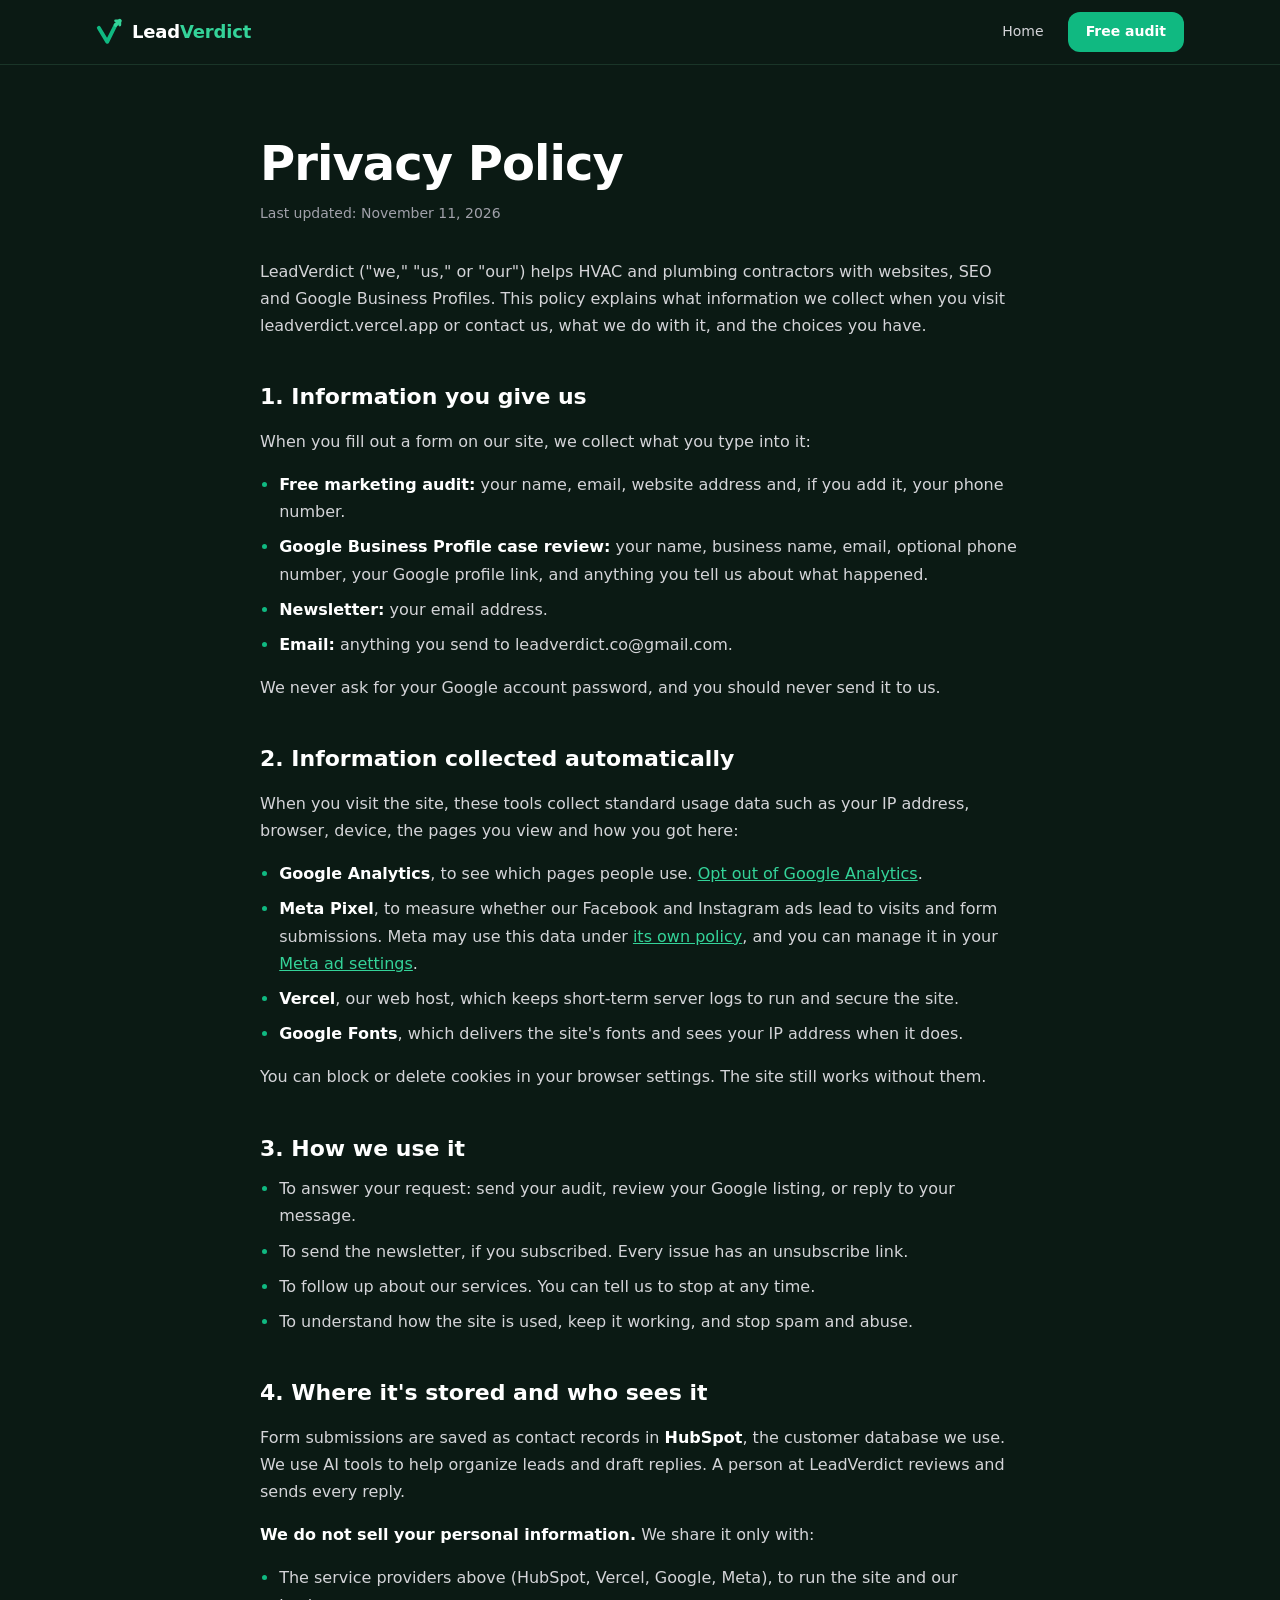
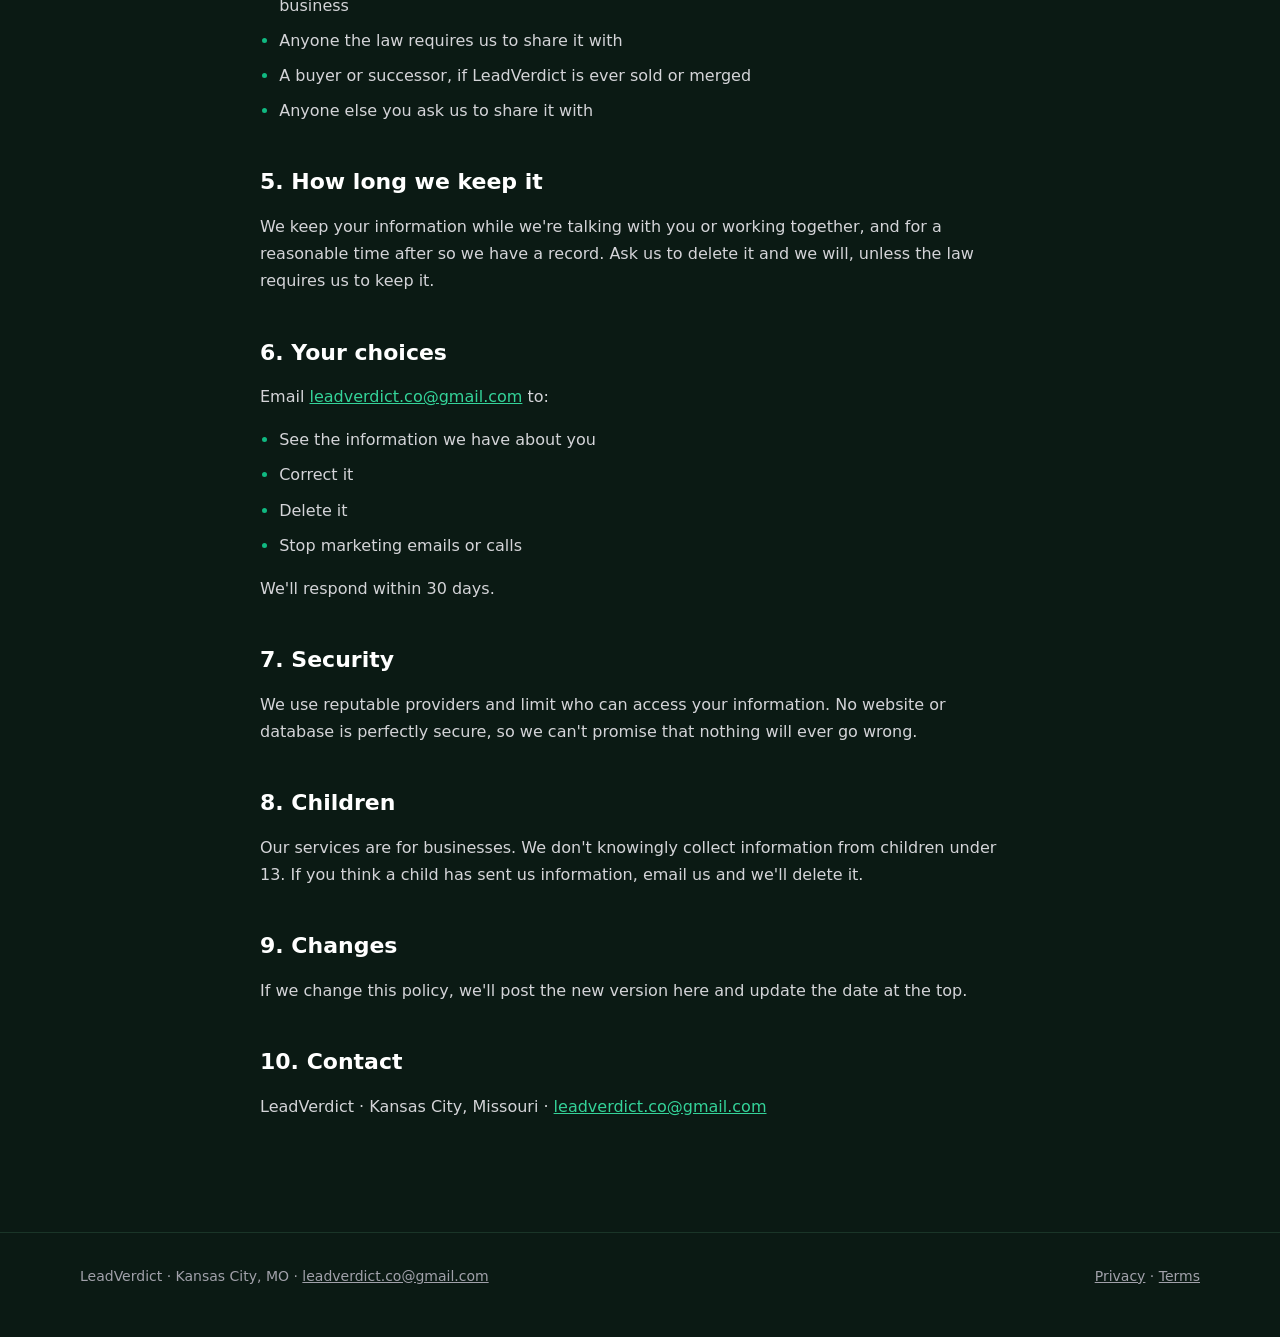
<file: privacy.html>
<!doctype html>
<html lang="en">
<head>
  <meta charset="utf-8">
  <meta name="viewport" content="width=device-width, initial-scale=1">
  <title>Privacy Policy | LeadVerdict</title>
  <meta name="description" content="How LeadVerdict collects, uses and protects the information you share through our website.">
  <link rel="canonical" href="https://leadverdict.vercel.app/privacy">
  <link rel="icon" type="image/png" href="/favicon.png">
  <meta property="og:type" content="website">
  <meta property="og:title" content="Privacy Policy | LeadVerdict">
  <meta property="og:description" content="How LeadVerdict collects, uses and protects the information you share through our website.">
  <meta property="og:url" content="https://leadverdict.vercel.app/privacy">
  <meta property="og:image" content="https://leadverdict.vercel.app/images/og-image.png?v=2">
  <meta name="twitter:card" content="summary_large_image">
  <script async src="https://www.googletagmanager.com/gtag/js?id=G-6KGHGFVVXX"></script>
  <script>window.dataLayer=window.dataLayer||[];function gtag(){dataLayer.push(arguments);}gtag('js',new Date());gtag('config','G-6KGHGFVVXX');</script>
  <script>
    !function(f,b,e,v,n,t,s){if(f.fbq)return;n=f.fbq=function(){n.callMethod?
    n.callMethod.apply(n,arguments):n.queue.push(arguments)};if(!f._fbq)f._fbq=n;
    n.push=n;n.loaded=!0;n.version='2.0';n.queue=[];t=b.createElement(e);t.async=!0;
    t.src=v;s=b.getElementsByTagName(e)[0];s.parentNode.insertBefore(t,s)}(window,
    document,'script','https://connect.facebook.net/en_US/fbevents.js');
    fbq('init','4494079577534111');fbq('track','PageView');
  </script>
  <script type="application/ld+json">{"@context":"https://schema.org","@type":"ProfessionalService","name":"LeadVerdict","url":"https://leadverdict.vercel.app/","email":"leadverdict.co@gmail.com","areaServed":"US","description":"Websites, SEO and Google Business Profile management for HVAC and plumbing contractors, including suspension appeal case files."}</script>
<link rel="preconnect" href="https://fonts.googleapis.com">
<link href="https://fonts.googleapis.com/css2?family=Playfair+Display:ital,wght@1,600;1,700&amp;display=swap" rel="stylesheet">
<style>
body{margin:0;background:#0b1a14}
a{color:#34d399}a:hover{color:#6ee7b7}
</style>
  <style>
    html{scroll-behavior:smooth}
    :focus-visible{outline:2px solid #34d399;outline-offset:3px;border-radius:6px}
    input:focus,select:focus,textarea:focus{outline:none;border-color:#10b981 !important;box-shadow:0 0 0 3px rgba(16,185,129,.2)}
    .form-status{margin:0;text-align:center;font-size:15px;min-height:1.4em}
    .form-status.ok{color:#34d399} .form-status.err{color:#f87171}
    .sr-only{position:absolute;width:1px;height:1px;overflow:hidden;clip:rect(0 0 0 0);white-space:nowrap}
    @media (prefers-reduced-motion:reduce){html{scroll-behavior:auto}}
  </style>

  <style>
    .legal{max-width:760px;margin:0 auto;padding:72px 16px 96px}
    .legal h1{margin:0;color:#fff;font-size:clamp(34px,5vw,48px);line-height:1.1;font-weight:700;letter-spacing:-.02em}
    .legal .meta{margin:12px 0 32px;color:#a1a1aa;font-size:14px}
    .legal h2{margin:44px 0 12px;color:#fff;font-size:22px;line-height:1.3;font-weight:700}
    .legal p,.legal li{color:#d4d4d8}
    .legal strong{color:#fff}
    .legal ul{padding-left:1.2em;margin:0 0 1em}
    .legal li{margin-bottom:.5em}
    .legal li::marker{color:#10b981}
  </style>
</head>
<body>
<div style="background: #0b1a14; color: #e4e4e7; font-family: ui-sans-serif, system-ui, -apple-system, 'Segoe UI', sans-serif; font-size: 16px; line-height: 1.7">

  <header style="border-bottom: 1px solid #1a3528; background: rgba(11,26,20,0.85)">
    <div style="max-width: 1120px; margin: 0 auto; padding: 10px 16px; min-height: 64px; box-sizing: border-box; display: flex; align-items: center; justify-content: space-between; gap: 16px; flex-wrap: wrap">
      <a href="/" style="display: flex; align-items: center; gap: 8px; text-decoration: none; color: #ffffff; font-weight: 700; font-size: 18px; letter-spacing: -0.01em">
        <svg viewBox="0 0 40 40" width="28" height="28" fill="none" aria-hidden="true"><path d="M4 14 L16 34 L28 10" stroke="#10b981" stroke-width="5.5" stroke-linecap="round" stroke-linejoin="round"></path><path d="M28 10 L34 4" stroke="#34d399" stroke-width="5.5" stroke-linecap="round"></path><path d="M28 4 L34 4 L34 10" stroke="#34d399" stroke-width="4" stroke-linecap="round" stroke-linejoin="round"></path></svg>
        <span>Lead<span style="color: #34d399">Verdict</span></span>
      </a>
      <nav aria-label="Main" style="display: flex; align-items: center; gap: 24px; font-size: 14px; flex-wrap: wrap">
        <a href="/" style="color: #d4d4d8; text-decoration: none">Home</a>
        <a href="/#audit" style="display: inline-flex; align-items: center; height: 40px; padding: 0 18px; border-radius: 12px; background: #10b981; color: #ffffff; text-decoration: none; font-weight: 600">Free audit</a>
      </nav>
    </div>
  </header>
  <main class="legal">
<h1>Privacy Policy</h1>
<p class="meta">Last updated: November 11, 2026</p>
<p>LeadVerdict ("we," "us," or "our") helps HVAC and plumbing contractors with websites, SEO and Google Business Profiles. This policy explains what information we collect when you visit leadverdict.vercel.app or contact us, what we do with it, and the choices you have.</p>

<h2>1. Information you give us</h2>
<p>When you fill out a form on our site, we collect what you type into it:</p>
<ul>
<li><strong>Free marketing audit:</strong> your name, email, website address and, if you add it, your phone number.</li>
<li><strong>Google Business Profile case review:</strong> your name, business name, email, optional phone number, your Google profile link, and anything you tell us about what happened.</li>
<li><strong>Newsletter:</strong> your email address.</li>
<li><strong>Email:</strong> anything you send to leadverdict.co@gmail.com.</li>
</ul>
<p>We never ask for your Google account password, and you should never send it to us.</p>

<h2>2. Information collected automatically</h2>
<p>When you visit the site, these tools collect standard usage data such as your IP address, browser, device, the pages you view and how you got here:</p>
<ul>
<li><strong>Google Analytics</strong>, to see which pages people use. <a href="https://tools.google.com/dlpage/gaoptout">Opt out of Google Analytics</a>.</li>
<li><strong>Meta Pixel</strong>, to measure whether our Facebook and Instagram ads lead to visits and form submissions. Meta may use this data under <a href="https://www.facebook.com/privacy/policy/">its own policy</a>, and you can manage it in your <a href="https://www.facebook.com/adpreferences/">Meta ad settings</a>.</li>
<li><strong>Vercel</strong>, our web host, which keeps short-term server logs to run and secure the site.</li>
<li><strong>Google Fonts</strong>, which delivers the site's fonts and sees your IP address when it does.</li>
</ul>
<p>You can block or delete cookies in your browser settings. The site still works without them.</p>

<h2>3. How we use it</h2>
<ul>
<li>To answer your request: send your audit, review your Google listing, or reply to your message.</li>
<li>To send the newsletter, if you subscribed. Every issue has an unsubscribe link.</li>
<li>To follow up about our services. You can tell us to stop at any time.</li>
<li>To understand how the site is used, keep it working, and stop spam and abuse.</li>
</ul>

<h2>4. Where it's stored and who sees it</h2>
<p>Form submissions are saved as contact records in <strong>HubSpot</strong>, the customer database we use. We use AI tools to help organize leads and draft replies. A person at LeadVerdict reviews and sends every reply.</p>
<p><strong>We do not sell your personal information.</strong> We share it only with:</p>
<ul>
<li>The service providers above (HubSpot, Vercel, Google, Meta), to run the site and our business</li>
<li>Anyone the law requires us to share it with</li>
<li>A buyer or successor, if LeadVerdict is ever sold or merged</li>
<li>Anyone else you ask us to share it with</li>
</ul>

<h2>5. How long we keep it</h2>
<p>We keep your information while we're talking with you or working together, and for a reasonable time after so we have a record. Ask us to delete it and we will, unless the law requires us to keep it.</p>

<h2>6. Your choices</h2>
<p>Email <a href="mailto:leadverdict.co@gmail.com">leadverdict.co@gmail.com</a> to:</p>
<ul>
<li>See the information we have about you</li>
<li>Correct it</li>
<li>Delete it</li>
<li>Stop marketing emails or calls</li>
</ul>
<p>We'll respond within 30 days.</p>

<h2>7. Security</h2>
<p>We use reputable providers and limit who can access your information. No website or database is perfectly secure, so we can't promise that nothing will ever go wrong.</p>

<h2>8. Children</h2>
<p>Our services are for businesses. We don't knowingly collect information from children under 13. If you think a child has sent us information, email us and we'll delete it.</p>

<h2>9. Changes</h2>
<p>If we change this policy, we'll post the new version here and update the date at the top.</p>

<h2>10. Contact</h2>
<p>LeadVerdict · Kansas City, Missouri · <a href="mailto:leadverdict.co@gmail.com">leadverdict.co@gmail.com</a></p>
  </main>


  <footer style="border-top: 1px solid #1a3528; padding: 32px 16px 48px; font-size: 14px; color: #a1a1aa">
    <div style="max-width: 1120px; margin: 0 auto; display: flex; flex-wrap: wrap; justify-content: space-between; gap: 12px">
      <span>LeadVerdict · Kansas City, MO · <a href="mailto:leadverdict.co@gmail.com" style="color: #a1a1aa">leadverdict.co@gmail.com</a></span>
      <span><a href="/privacy" style="color: #a1a1aa">Privacy</a> · <a href="/terms" style="color: #a1a1aa">Terms</a></span>
    </div>
  </footer>
</div>
</body>
</html>
</file>
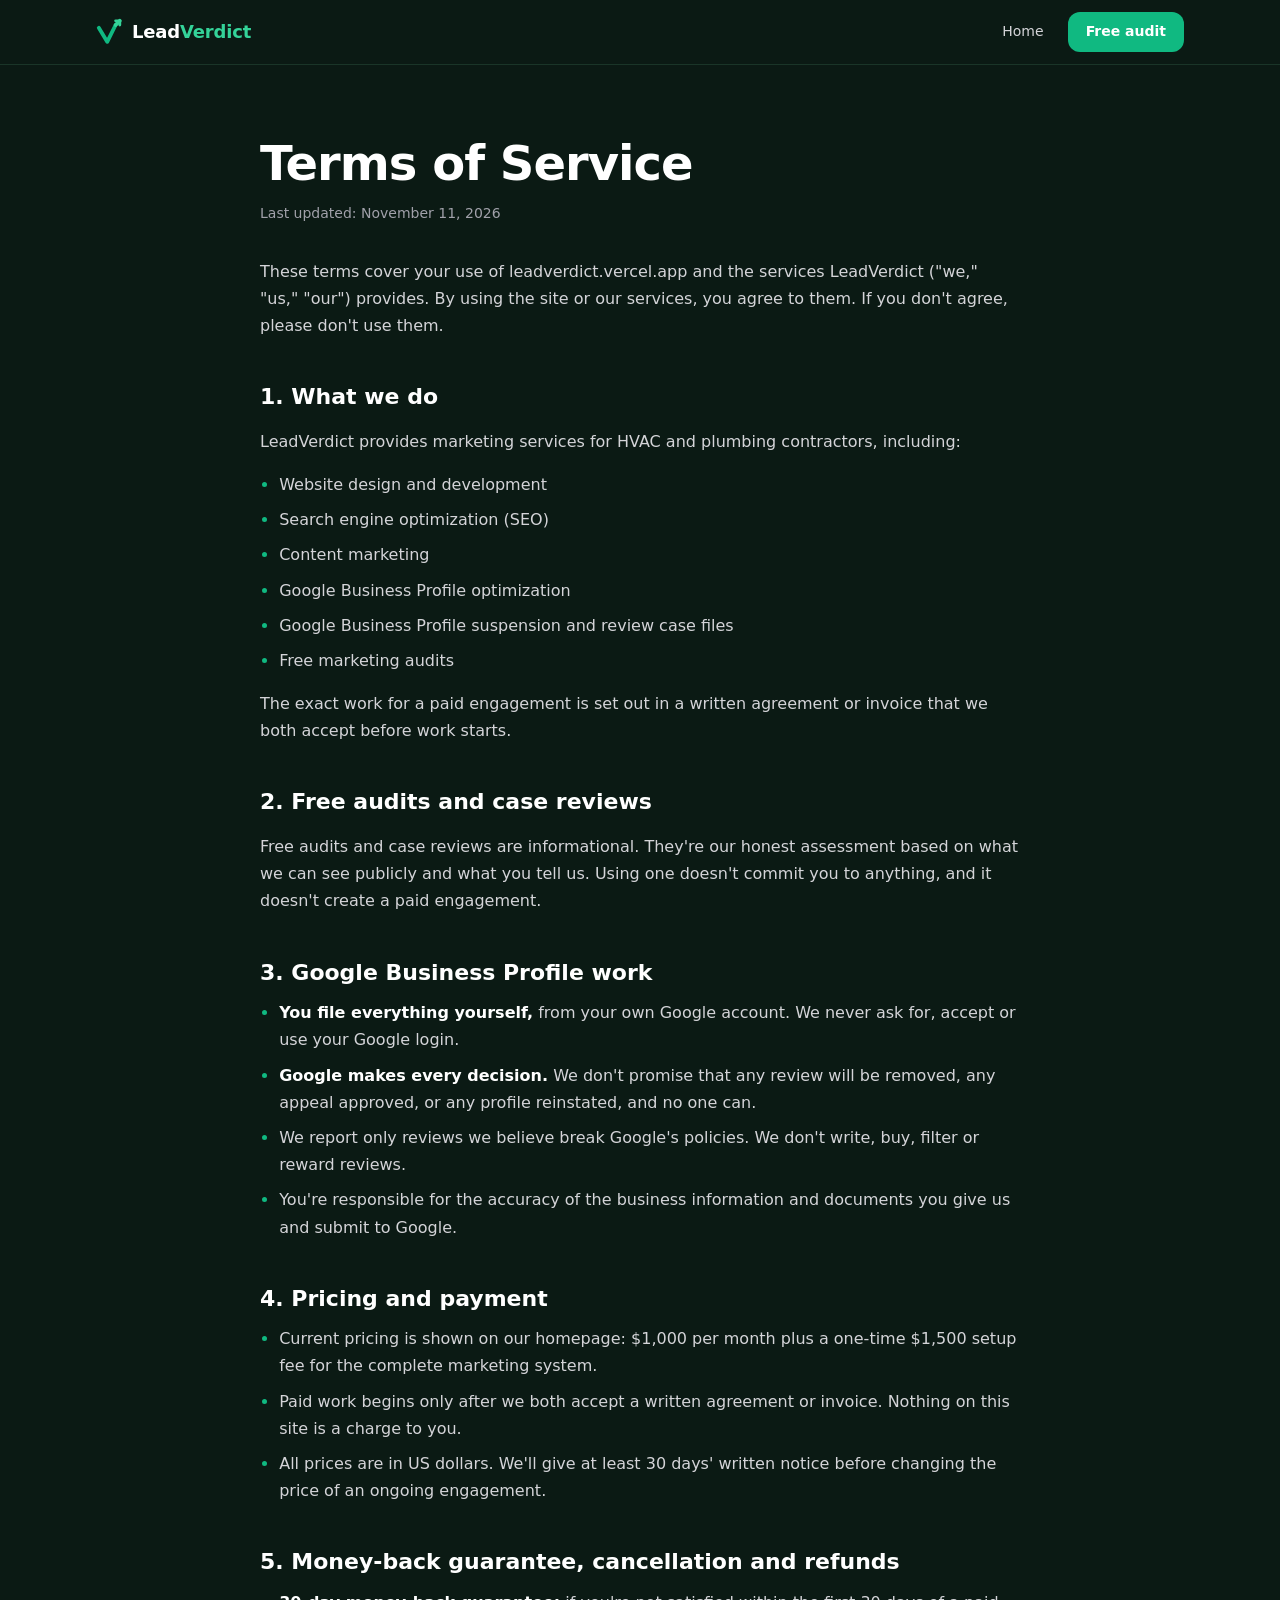
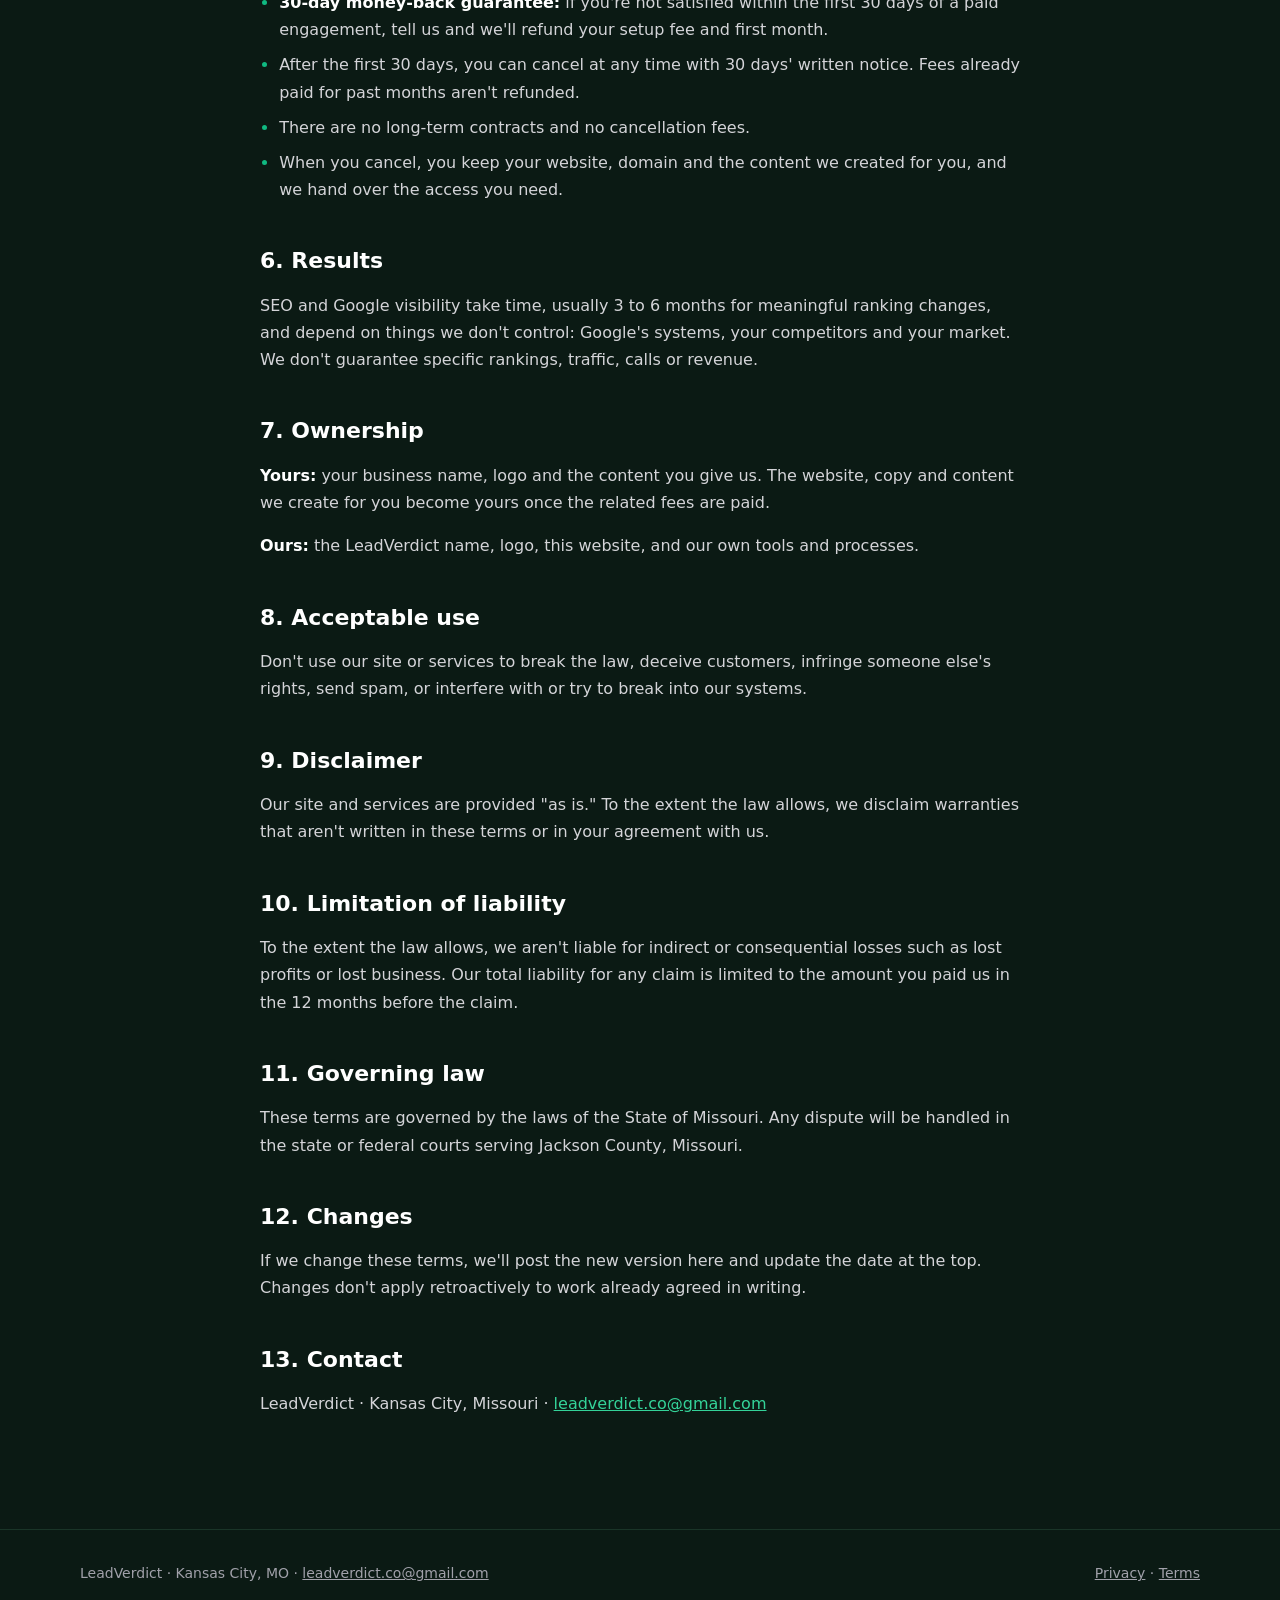
<file: terms.html>
<!doctype html>
<html lang="en">
<head>
  <meta charset="utf-8">
  <meta name="viewport" content="width=device-width, initial-scale=1">
  <title>Terms of Service | LeadVerdict</title>
  <meta name="description" content="The terms for using the LeadVerdict website and marketing services for HVAC and plumbing contractors.">
  <link rel="canonical" href="https://leadverdict.vercel.app/terms">
  <link rel="icon" type="image/png" href="/favicon.png">
  <meta property="og:type" content="website">
  <meta property="og:title" content="Terms of Service | LeadVerdict">
  <meta property="og:description" content="The terms for using the LeadVerdict website and marketing services for HVAC and plumbing contractors.">
  <meta property="og:url" content="https://leadverdict.vercel.app/terms">
  <meta property="og:image" content="https://leadverdict.vercel.app/images/og-image.png?v=2">
  <meta name="twitter:card" content="summary_large_image">
  <script async src="https://www.googletagmanager.com/gtag/js?id=G-6KGHGFVVXX"></script>
  <script>window.dataLayer=window.dataLayer||[];function gtag(){dataLayer.push(arguments);}gtag('js',new Date());gtag('config','G-6KGHGFVVXX');</script>
  <script>
    !function(f,b,e,v,n,t,s){if(f.fbq)return;n=f.fbq=function(){n.callMethod?
    n.callMethod.apply(n,arguments):n.queue.push(arguments)};if(!f._fbq)f._fbq=n;
    n.push=n;n.loaded=!0;n.version='2.0';n.queue=[];t=b.createElement(e);t.async=!0;
    t.src=v;s=b.getElementsByTagName(e)[0];s.parentNode.insertBefore(t,s)}(window,
    document,'script','https://connect.facebook.net/en_US/fbevents.js');
    fbq('init','4494079577534111');fbq('track','PageView');
  </script>
  <script type="application/ld+json">{"@context":"https://schema.org","@type":"ProfessionalService","name":"LeadVerdict","url":"https://leadverdict.vercel.app/","email":"leadverdict.co@gmail.com","areaServed":"US","description":"Websites, SEO and Google Business Profile management for HVAC and plumbing contractors, including suspension appeal case files."}</script>
<link rel="preconnect" href="https://fonts.googleapis.com">
<link href="https://fonts.googleapis.com/css2?family=Playfair+Display:ital,wght@1,600;1,700&amp;display=swap" rel="stylesheet">
<style>
body{margin:0;background:#0b1a14}
a{color:#34d399}a:hover{color:#6ee7b7}
</style>
  <style>
    html{scroll-behavior:smooth}
    :focus-visible{outline:2px solid #34d399;outline-offset:3px;border-radius:6px}
    input:focus,select:focus,textarea:focus{outline:none;border-color:#10b981 !important;box-shadow:0 0 0 3px rgba(16,185,129,.2)}
    .form-status{margin:0;text-align:center;font-size:15px;min-height:1.4em}
    .form-status.ok{color:#34d399} .form-status.err{color:#f87171}
    .sr-only{position:absolute;width:1px;height:1px;overflow:hidden;clip:rect(0 0 0 0);white-space:nowrap}
    @media (prefers-reduced-motion:reduce){html{scroll-behavior:auto}}
  </style>

  <style>
    .legal{max-width:760px;margin:0 auto;padding:72px 16px 96px}
    .legal h1{margin:0;color:#fff;font-size:clamp(34px,5vw,48px);line-height:1.1;font-weight:700;letter-spacing:-.02em}
    .legal .meta{margin:12px 0 32px;color:#a1a1aa;font-size:14px}
    .legal h2{margin:44px 0 12px;color:#fff;font-size:22px;line-height:1.3;font-weight:700}
    .legal p,.legal li{color:#d4d4d8}
    .legal strong{color:#fff}
    .legal ul{padding-left:1.2em;margin:0 0 1em}
    .legal li{margin-bottom:.5em}
    .legal li::marker{color:#10b981}
  </style>
</head>
<body>
<div style="background: #0b1a14; color: #e4e4e7; font-family: ui-sans-serif, system-ui, -apple-system, 'Segoe UI', sans-serif; font-size: 16px; line-height: 1.7">

  <header style="border-bottom: 1px solid #1a3528; background: rgba(11,26,20,0.85)">
    <div style="max-width: 1120px; margin: 0 auto; padding: 10px 16px; min-height: 64px; box-sizing: border-box; display: flex; align-items: center; justify-content: space-between; gap: 16px; flex-wrap: wrap">
      <a href="/" style="display: flex; align-items: center; gap: 8px; text-decoration: none; color: #ffffff; font-weight: 700; font-size: 18px; letter-spacing: -0.01em">
        <svg viewBox="0 0 40 40" width="28" height="28" fill="none" aria-hidden="true"><path d="M4 14 L16 34 L28 10" stroke="#10b981" stroke-width="5.5" stroke-linecap="round" stroke-linejoin="round"></path><path d="M28 10 L34 4" stroke="#34d399" stroke-width="5.5" stroke-linecap="round"></path><path d="M28 4 L34 4 L34 10" stroke="#34d399" stroke-width="4" stroke-linecap="round" stroke-linejoin="round"></path></svg>
        <span>Lead<span style="color: #34d399">Verdict</span></span>
      </a>
      <nav aria-label="Main" style="display: flex; align-items: center; gap: 24px; font-size: 14px; flex-wrap: wrap">
        <a href="/" style="color: #d4d4d8; text-decoration: none">Home</a>
        <a href="/#audit" style="display: inline-flex; align-items: center; height: 40px; padding: 0 18px; border-radius: 12px; background: #10b981; color: #ffffff; text-decoration: none; font-weight: 600">Free audit</a>
      </nav>
    </div>
  </header>
  <main class="legal">
<h1>Terms of Service</h1>
<p class="meta">Last updated: November 11, 2026</p>
<p>These terms cover your use of leadverdict.vercel.app and the services LeadVerdict ("we," "us," "our") provides. By using the site or our services, you agree to them. If you don't agree, please don't use them.</p>

<h2>1. What we do</h2>
<p>LeadVerdict provides marketing services for HVAC and plumbing contractors, including:</p>
<ul>
<li>Website design and development</li>
<li>Search engine optimization (SEO)</li>
<li>Content marketing</li>
<li>Google Business Profile optimization</li>
<li>Google Business Profile suspension and review case files</li>
<li>Free marketing audits</li>
</ul>
<p>The exact work for a paid engagement is set out in a written agreement or invoice that we both accept before work starts.</p>

<h2>2. Free audits and case reviews</h2>
<p>Free audits and case reviews are informational. They're our honest assessment based on what we can see publicly and what you tell us. Using one doesn't commit you to anything, and it doesn't create a paid engagement.</p>

<h2>3. Google Business Profile work</h2>
<ul>
<li><strong>You file everything yourself,</strong> from your own Google account. We never ask for, accept or use your Google login.</li>
<li><strong>Google makes every decision.</strong> We don't promise that any review will be removed, any appeal approved, or any profile reinstated, and no one can.</li>
<li>We report only reviews we believe break Google's policies. We don't write, buy, filter or reward reviews.</li>
<li>You're responsible for the accuracy of the business information and documents you give us and submit to Google.</li>
</ul>

<h2>4. Pricing and payment</h2>
<ul>
<li>Current pricing is shown on our homepage: $1,000 per month plus a one-time $1,500 setup fee for the complete marketing system.</li>
<li>Paid work begins only after we both accept a written agreement or invoice. Nothing on this site is a charge to you.</li>
<li>All prices are in US dollars. We'll give at least 30 days' written notice before changing the price of an ongoing engagement.</li>
</ul>

<h2>5. Money-back guarantee, cancellation and refunds</h2>
<ul>
<li><strong>30-day money-back guarantee:</strong> if you're not satisfied within the first 30 days of a paid engagement, tell us and we'll refund your setup fee and first month.</li>
<li>After the first 30 days, you can cancel at any time with 30 days' written notice. Fees already paid for past months aren't refunded.</li>
<li>There are no long-term contracts and no cancellation fees.</li>
<li>When you cancel, you keep your website, domain and the content we created for you, and we hand over the access you need.</li>
</ul>

<h2>6. Results</h2>
<p>SEO and Google visibility take time, usually 3 to 6 months for meaningful ranking changes, and depend on things we don't control: Google's systems, your competitors and your market. We don't guarantee specific rankings, traffic, calls or revenue.</p>

<h2>7. Ownership</h2>
<p><strong>Yours:</strong> your business name, logo and the content you give us. The website, copy and content we create for you become yours once the related fees are paid.</p>
<p><strong>Ours:</strong> the LeadVerdict name, logo, this website, and our own tools and processes.</p>

<h2>8. Acceptable use</h2>
<p>Don't use our site or services to break the law, deceive customers, infringe someone else's rights, send spam, or interfere with or try to break into our systems.</p>

<h2>9. Disclaimer</h2>
<p>Our site and services are provided "as is." To the extent the law allows, we disclaim warranties that aren't written in these terms or in your agreement with us.</p>

<h2>10. Limitation of liability</h2>
<p>To the extent the law allows, we aren't liable for indirect or consequential losses such as lost profits or lost business. Our total liability for any claim is limited to the amount you paid us in the 12 months before the claim.</p>

<h2>11. Governing law</h2>
<p>These terms are governed by the laws of the State of Missouri. Any dispute will be handled in the state or federal courts serving Jackson County, Missouri.</p>

<h2>12. Changes</h2>
<p>If we change these terms, we'll post the new version here and update the date at the top. Changes don't apply retroactively to work already agreed in writing.</p>

<h2>13. Contact</h2>
<p>LeadVerdict · Kansas City, Missouri · <a href="mailto:leadverdict.co@gmail.com">leadverdict.co@gmail.com</a></p>
  </main>


  <footer style="border-top: 1px solid #1a3528; padding: 32px 16px 48px; font-size: 14px; color: #a1a1aa">
    <div style="max-width: 1120px; margin: 0 auto; display: flex; flex-wrap: wrap; justify-content: space-between; gap: 12px">
      <span>LeadVerdict · Kansas City, MO · <a href="mailto:leadverdict.co@gmail.com" style="color: #a1a1aa">leadverdict.co@gmail.com</a></span>
      <span><a href="/privacy" style="color: #a1a1aa">Privacy</a> · <a href="/terms" style="color: #a1a1aa">Terms</a></span>
    </div>
  </footer>
</div>
</body>
</html>
</file>
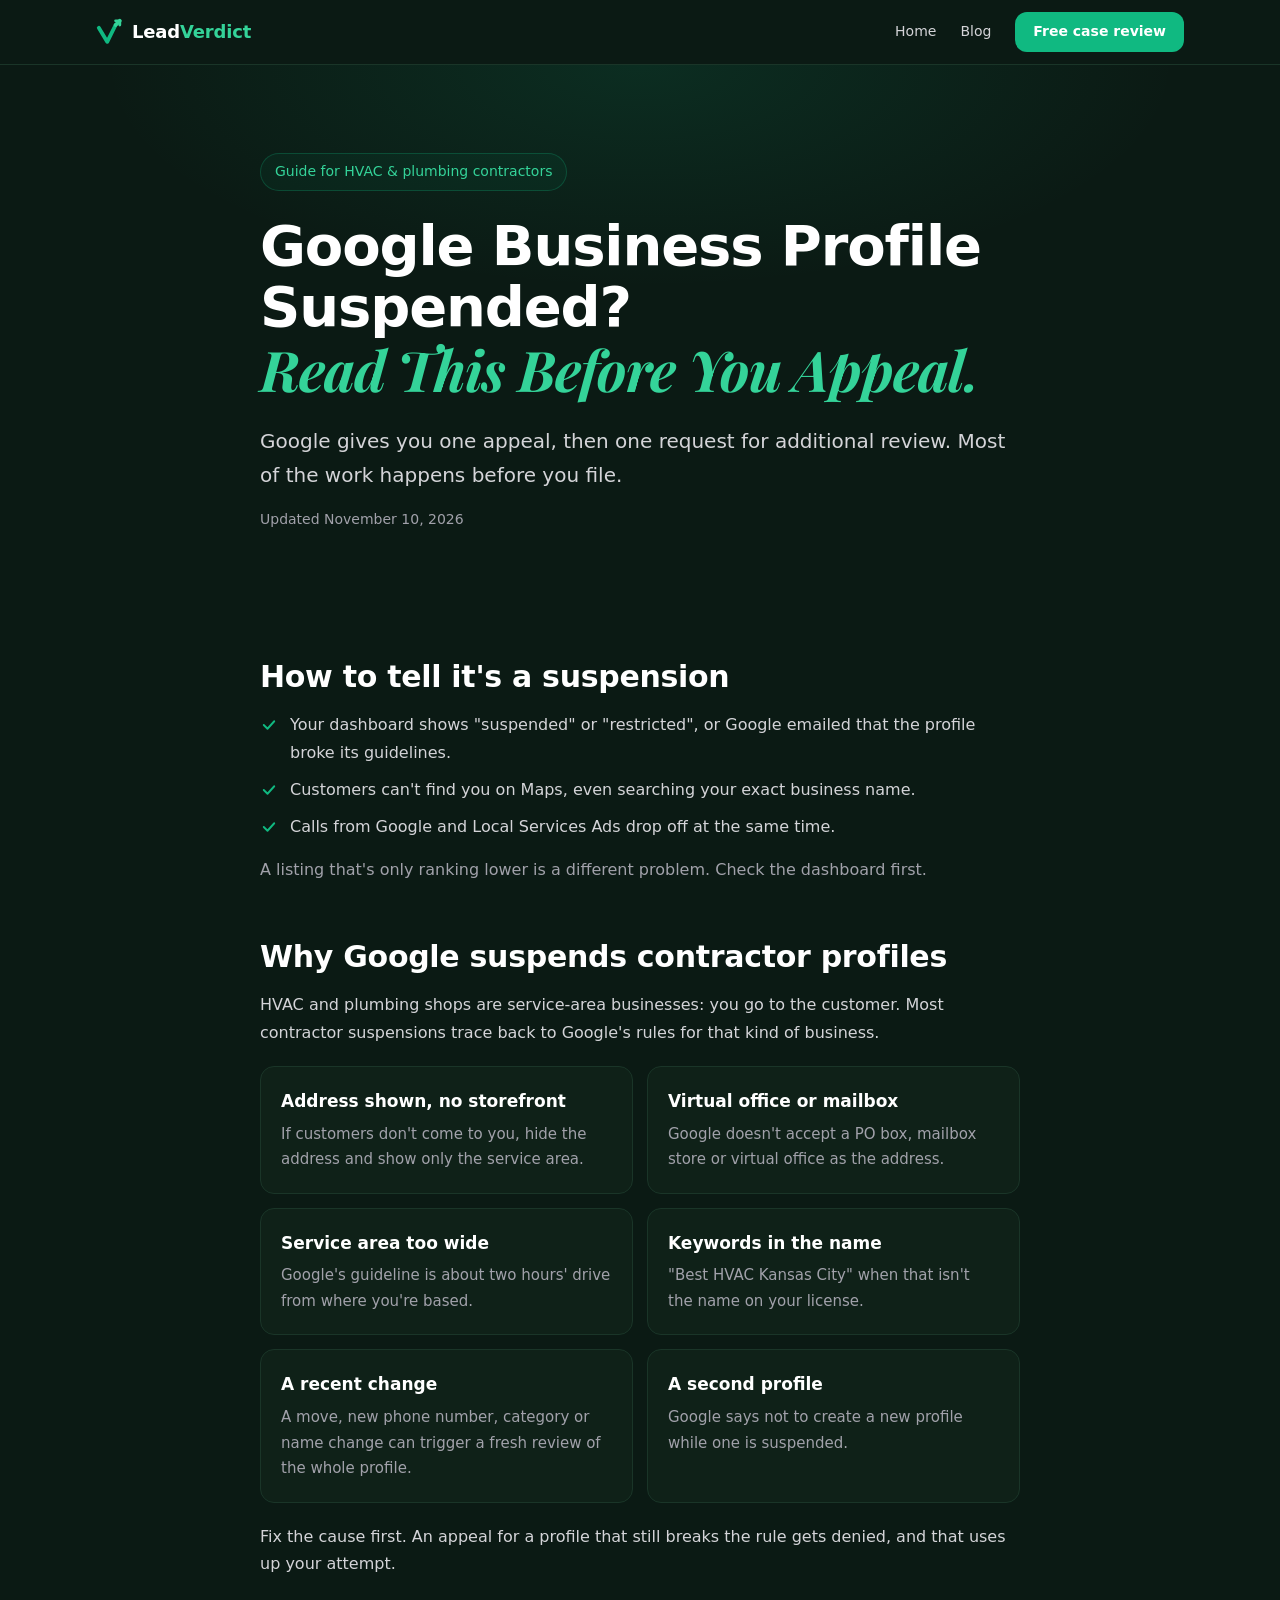
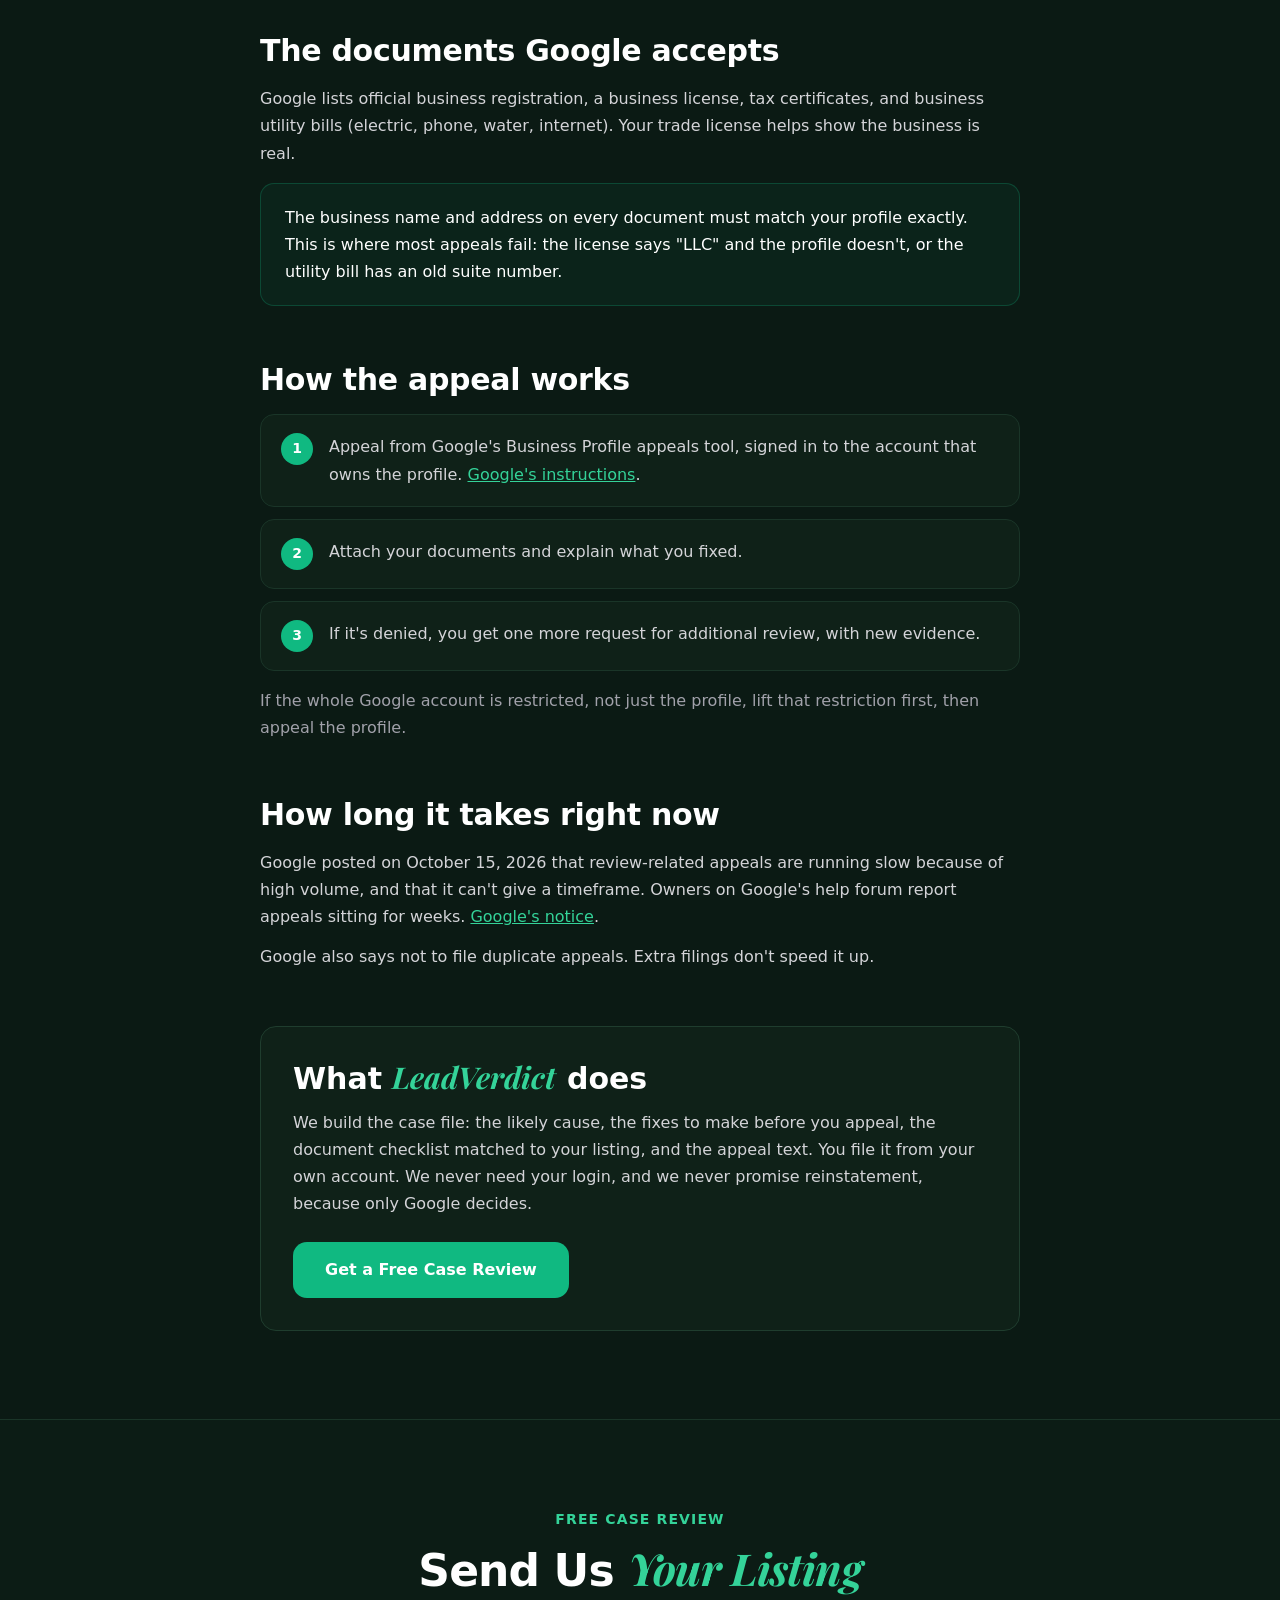
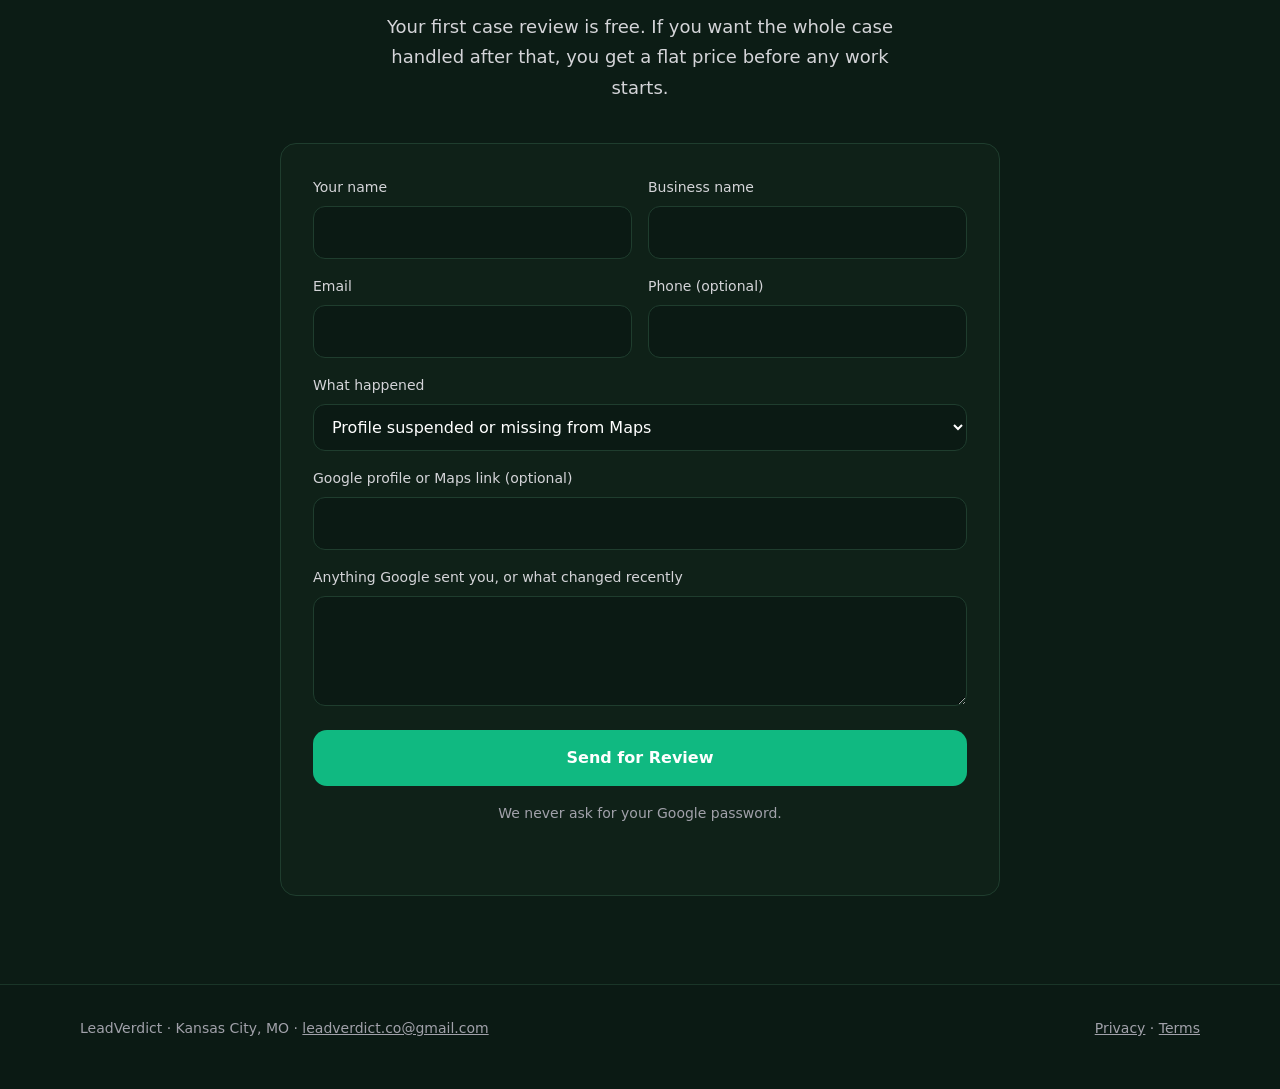
<file: blog/google-business-profile-suspended.html>
<!doctype html>
<html lang="en">
<head>
  <meta charset="utf-8">
  <meta name="viewport" content="width=device-width, initial-scale=1">
  <title>Google Business Profile Suspended? A Guide for HVAC & Plumbing Contractors | LeadVerdict</title>
  <meta name="description" content="Why Google suspends HVAC and plumbing profiles, what to fix before you appeal, which documents Google accepts, and how many appeals you get. Updated November 2026.">
  <link rel="canonical" href="https://leadverdict.vercel.app/blog/google-business-profile-suspended">
  <link rel="icon" type="image/png" href="/favicon.png">
  <meta property="og:type" content="website">
  <meta property="og:title" content="Google Business Profile Suspended? A Guide for HVAC & Plumbing Contractors | LeadVerdict">
  <meta property="og:description" content="Why Google suspends HVAC and plumbing profiles, what to fix before you appeal, which documents Google accepts, and how many appeals you get. Updated November 2026.">
  <meta property="og:url" content="https://leadverdict.vercel.app/blog/google-business-profile-suspended">
  <meta property="og:image" content="https://leadverdict.vercel.app/images/og-image.png?v=2">
  <meta name="twitter:card" content="summary_large_image">
  <script async src="https://www.googletagmanager.com/gtag/js?id=G-6KGHGFVVXX"></script>
  <script>window.dataLayer=window.dataLayer||[];function gtag(){dataLayer.push(arguments);}gtag('js',new Date());gtag('config','G-6KGHGFVVXX');</script>
  <script>
    !function(f,b,e,v,n,t,s){if(f.fbq)return;n=f.fbq=function(){n.callMethod?
    n.callMethod.apply(n,arguments):n.queue.push(arguments)};if(!f._fbq)f._fbq=n;
    n.push=n;n.loaded=!0;n.version='2.0';n.queue=[];t=b.createElement(e);t.async=!0;
    t.src=v;s=b.getElementsByTagName(e)[0];s.parentNode.insertBefore(t,s)}(window,
    document,'script','https://connect.facebook.net/en_US/fbevents.js');
    fbq('init','4494079577534111');fbq('track','PageView');
  </script>
  <script type="application/ld+json">{"@context":"https://schema.org","@type":"ProfessionalService","name":"LeadVerdict","url":"https://leadverdict.vercel.app/","email":"leadverdict.co@gmail.com","areaServed":"US","description":"Websites, SEO and Google Business Profile management for HVAC and plumbing contractors, including suspension appeal case files."}</script>
<link rel="preconnect" href="https://fonts.googleapis.com">
<link href="https://fonts.googleapis.com/css2?family=Playfair+Display:ital,wght@1,600;1,700&amp;display=swap" rel="stylesheet">
<style>
body{margin:0;background:#0b1a14}
a{color:#34d399}a:hover{color:#6ee7b7}
</style>
  <style>
    html{scroll-behavior:smooth}
    :focus-visible{outline:2px solid #34d399;outline-offset:3px;border-radius:6px}
    input:focus,select:focus,textarea:focus{outline:none;border-color:#10b981 !important;box-shadow:0 0 0 3px rgba(16,185,129,.2)}
    .form-status{margin:0;text-align:center;font-size:15px;min-height:1.4em}
    .form-status.ok{color:#34d399} .form-status.err{color:#f87171}
    .sr-only{position:absolute;width:1px;height:1px;overflow:hidden;clip:rect(0 0 0 0);white-space:nowrap}
    @media (prefers-reduced-motion:reduce){html{scroll-behavior:auto}}
  </style>
</head>
<body>
<div style="background: #0b1a14; color: #e4e4e7; font-family: ui-sans-serif, system-ui, -apple-system, 'Segoe UI', sans-serif; font-size: 16px; line-height: 1.7">

  <header style="border-bottom: 1px solid #1a3528; background: rgba(11,26,20,0.85)">
    <div style="max-width: 1120px; margin: 0 auto; padding: 10px 16px; min-height: 64px; box-sizing: border-box; display: flex; align-items: center; justify-content: space-between; gap: 16px; flex-wrap: wrap">
      <a href="/" style="display: flex; align-items: center; gap: 8px; text-decoration: none; color: #ffffff; font-weight: 700; font-size: 18px; letter-spacing: -0.01em">
        <svg viewBox="0 0 40 40" width="28" height="28" fill="none" aria-hidden="true"><path d="M4 14 L16 34 L28 10" stroke="#10b981" stroke-width="5.5" stroke-linecap="round" stroke-linejoin="round"></path><path d="M28 10 L34 4" stroke="#34d399" stroke-width="5.5" stroke-linecap="round"></path><path d="M28 4 L34 4 L34 10" stroke="#34d399" stroke-width="4" stroke-linecap="round" stroke-linejoin="round"></path></svg>
        <span>Lead<span style="color: #34d399">Verdict</span></span>
      </a>
      <nav aria-label="Main" style="display: flex; align-items: center; gap: 24px; font-size: 14px; flex-wrap: wrap">
        <a href="/" style="color: #d4d4d8; text-decoration: none">Home</a>
        <a href="/blog" style="color: #d4d4d8; text-decoration: none">Blog</a>
        <a href="#review" style="display: inline-flex; align-items: center; height: 40px; padding: 0 18px; border-radius: 12px; background: #10b981; color: #ffffff; text-decoration: none; font-weight: 600">Free case review</a>
      </nav>
    </div>
  </header>

  <section style="padding: 88px 16px 64px; background: radial-gradient(ellipse 60% 60% at 50% 0%, rgba(16,185,129,0.12), rgba(11,26,20,0) 70%)">
    <div style="max-width: 760px; margin: 0 auto">
      <span style="display: inline-flex; align-items: center; gap: 8px; padding: 6px 14px; border-radius: 999px; border: 1px solid rgba(16,185,129,0.25); background: rgba(16,185,129,0.05); color: #34d399; font-size: 14px; font-weight: 500">Guide for HVAC &amp; plumbing contractors</span>
      <h1 style="margin: 24px 0 0; color: #ffffff; font-size: clamp(36px, 5.6vw, 56px); line-height: 1.1; font-weight: 700; letter-spacing: -0.02em">Google Business Profile Suspended? <span style="display: block; font-family: 'Playfair Display', Georgia, serif; font-style: italic; color: #34d399">Read This Before You Appeal.</span></h1>
      <p style="margin: 24px 0 0; color: #d4d4d8; font-size: 20px">Google gives you one appeal, then one request for additional review. Most of the work happens before you file.</p>
      <p style="margin: 16px 0 0; color: #a1a1aa; font-size: 14px">Updated November 10, 2026</p>
    </div>
  </section>

  <section style="padding: 24px 16px 88px">
    <div style="max-width: 760px; margin: 0 auto">

      <h2 style="margin: 40px 0 16px; color: #ffffff; font-size: 30px; line-height: 1.2; font-weight: 700; letter-spacing: -0.01em">How to tell it's a suspension</h2>
      <div style="display: flex; flex-direction: column; gap: 10px">
        <div style="display: flex; gap: 12px; align-items: flex-start; color: #d4d4d8"><svg viewBox="0 0 24 24" width="18" height="18" fill="none" stroke="#10b981" stroke-width="2.5" stroke-linecap="round" stroke-linejoin="round" aria-hidden="true" style="flex-shrink: 0; margin-top: 5px"><path d="M5 12l5 5 9-10"></path></svg><span>Your dashboard shows "suspended" or "restricted", or Google emailed that the profile broke its guidelines.</span></div>
        <div style="display: flex; gap: 12px; align-items: flex-start; color: #d4d4d8"><svg viewBox="0 0 24 24" width="18" height="18" fill="none" stroke="#10b981" stroke-width="2.5" stroke-linecap="round" stroke-linejoin="round" aria-hidden="true" style="flex-shrink: 0; margin-top: 5px"><path d="M5 12l5 5 9-10"></path></svg><span>Customers can't find you on Maps, even searching your exact business name.</span></div>
        <div style="display: flex; gap: 12px; align-items: flex-start; color: #d4d4d8"><svg viewBox="0 0 24 24" width="18" height="18" fill="none" stroke="#10b981" stroke-width="2.5" stroke-linecap="round" stroke-linejoin="round" aria-hidden="true" style="flex-shrink: 0; margin-top: 5px"><path d="M5 12l5 5 9-10"></path></svg><span>Calls from Google and Local Services Ads drop off at the same time.</span></div>
      </div>
      <p style="margin: 16px 0 0; color: #a1a1aa">A listing that's only ranking lower is a different problem. Check the dashboard first.</p>

      <h2 style="margin: 56px 0 16px; color: #ffffff; font-size: 30px; line-height: 1.2; font-weight: 700; letter-spacing: -0.01em">Why Google suspends contractor profiles</h2>
      <p style="margin: 0 0 20px; color: #d4d4d8">HVAC and plumbing shops are service-area businesses: you go to the customer. Most contractor suspensions trace back to Google's rules for that kind of business.</p>
      <div style="display: grid; grid-template-columns: repeat(auto-fit, minmax(300px, 1fr)); gap: 14px">
        <div style="background: #0f2118; border: 1px solid #1a3528; border-radius: 14px; padding: 20px"><h3 style="margin: 0 0 6px; color: #ffffff; font-size: 17px; font-weight: 600">Address shown, no storefront</h3><p style="margin: 0; color: #a1a1aa; font-size: 15px">If customers don't come to you, hide the address and show only the service area.</p></div>
        <div style="background: #0f2118; border: 1px solid #1a3528; border-radius: 14px; padding: 20px"><h3 style="margin: 0 0 6px; color: #ffffff; font-size: 17px; font-weight: 600">Virtual office or mailbox</h3><p style="margin: 0; color: #a1a1aa; font-size: 15px">Google doesn't accept a PO box, mailbox store or virtual office as the address.</p></div>
        <div style="background: #0f2118; border: 1px solid #1a3528; border-radius: 14px; padding: 20px"><h3 style="margin: 0 0 6px; color: #ffffff; font-size: 17px; font-weight: 600">Service area too wide</h3><p style="margin: 0; color: #a1a1aa; font-size: 15px">Google's guideline is about two hours' drive from where you're based.</p></div>
        <div style="background: #0f2118; border: 1px solid #1a3528; border-radius: 14px; padding: 20px"><h3 style="margin: 0 0 6px; color: #ffffff; font-size: 17px; font-weight: 600">Keywords in the name</h3><p style="margin: 0; color: #a1a1aa; font-size: 15px">"Best HVAC Kansas City" when that isn't the name on your license.</p></div>
        <div style="background: #0f2118; border: 1px solid #1a3528; border-radius: 14px; padding: 20px"><h3 style="margin: 0 0 6px; color: #ffffff; font-size: 17px; font-weight: 600">A recent change</h3><p style="margin: 0; color: #a1a1aa; font-size: 15px">A move, new phone number, category or name change can trigger a fresh review of the whole profile.</p></div>
        <div style="background: #0f2118; border: 1px solid #1a3528; border-radius: 14px; padding: 20px"><h3 style="margin: 0 0 6px; color: #ffffff; font-size: 17px; font-weight: 600">A second profile</h3><p style="margin: 0; color: #a1a1aa; font-size: 15px">Google says not to create a new profile while one is suspended.</p></div>
      </div>
      <p style="margin: 20px 0 0; color: #d4d4d8">Fix the cause first. An appeal for a profile that still breaks the rule gets denied, and that uses up your attempt.</p>

      <h2 style="margin: 56px 0 16px; color: #ffffff; font-size: 30px; line-height: 1.2; font-weight: 700; letter-spacing: -0.01em">The documents Google accepts</h2>
      <p style="margin: 0 0 16px; color: #d4d4d8">Google lists official business registration, a business license, tax certificates, and business utility bills (electric, phone, water, internet). Your trade license helps show the business is real.</p>
      <div style="padding: 20px 24px; background: rgba(16,185,129,0.06); border: 1px solid rgba(16,185,129,0.25); border-radius: 14px; color: #ffffff">The business name and address on every document must match your profile exactly. This is where most appeals fail: the license says "LLC" and the profile doesn't, or the utility bill has an old suite number.</div>

      <h2 style="margin: 56px 0 16px; color: #ffffff; font-size: 30px; line-height: 1.2; font-weight: 700; letter-spacing: -0.01em">How the appeal works</h2>
      <div style="display: flex; flex-direction: column; gap: 12px">
        <div style="display: flex; gap: 16px; align-items: flex-start; padding: 18px 20px; background: #0f2118; border: 1px solid #1a3528; border-radius: 14px"><span style="display: inline-flex; flex-shrink: 0; width: 32px; height: 32px; align-items: center; justify-content: center; border-radius: 999px; background: #10b981; color: #ffffff; font-weight: 700; font-size: 14px">1</span><span style="color: #d4d4d8">Appeal from Google's Business Profile appeals tool, signed in to the account that owns the profile. <a href="https://support.google.com/business/answer/4569145">Google's instructions</a>.</span></div>
        <div style="display: flex; gap: 16px; align-items: flex-start; padding: 18px 20px; background: #0f2118; border: 1px solid #1a3528; border-radius: 14px"><span style="display: inline-flex; flex-shrink: 0; width: 32px; height: 32px; align-items: center; justify-content: center; border-radius: 999px; background: #10b981; color: #ffffff; font-weight: 700; font-size: 14px">2</span><span style="color: #d4d4d8">Attach your documents and explain what you fixed.</span></div>
        <div style="display: flex; gap: 16px; align-items: flex-start; padding: 18px 20px; background: #0f2118; border: 1px solid #1a3528; border-radius: 14px"><span style="display: inline-flex; flex-shrink: 0; width: 32px; height: 32px; align-items: center; justify-content: center; border-radius: 999px; background: #10b981; color: #ffffff; font-weight: 700; font-size: 14px">3</span><span style="color: #d4d4d8">If it's denied, you get one more request for additional review, with new evidence.</span></div>
      </div>
      <p style="margin: 16px 0 0; color: #a1a1aa">If the whole Google account is restricted, not just the profile, lift that restriction first, then appeal the profile.</p>

      <h2 style="margin: 56px 0 16px; color: #ffffff; font-size: 30px; line-height: 1.2; font-weight: 700; letter-spacing: -0.01em">How long it takes right now</h2>
      <p style="margin: 0 0 12px; color: #d4d4d8">Google posted on October 15, 2026 that review-related appeals are running slow because of high volume, and that it can't give a timeframe. Owners on Google's help forum report appeals sitting for weeks. <a href="https://support.google.com/business/thread/473109747/gbp-review-appeal-delays">Google's notice</a>.</p>
      <p style="margin: 0; color: #d4d4d8">Google also says not to file duplicate appeals. Extra filings don't speed it up.</p>

      <div style="margin-top: 56px; padding: 32px; background: #0f2118; border: 1px solid #1f3d2e; border-radius: 16px">
        <h2 style="margin: 0 0 12px; color: #ffffff; font-size: 30px; line-height: 1.2; font-weight: 700">What <span style="font-family: 'Playfair Display', Georgia, serif; font-style: italic; color: #34d399">LeadVerdict</span> does</h2>
        <p style="margin: 0; color: #d4d4d8">We build the case file: the likely cause, the fixes to make before you appeal, the document checklist matched to your listing, and the appeal text. You file it from your own account. We never need your login, and we never promise reinstatement, because only Google decides.</p>
        <a href="#review" style="display: inline-flex; align-items: center; gap: 8px; margin-top: 24px; height: 56px; padding: 0 32px; border-radius: 14px; background: #10b981; color: #ffffff; font-weight: 600; text-decoration: none">Get a Free Case Review</a>
      </div>
    </div>
  </section>


  <section id="review" style="padding: 88px 16px; background: rgba(15,33,24,0.3); border-top: 1px solid #1a3528">
    <div style="max-width: 720px; margin: 0 auto; text-align: center">
      <span style="display: block; color: #34d399; font-size: 14px; font-weight: 600; text-transform: uppercase; letter-spacing: 0.08em">Free case review</span>
      <h2 style="margin: 12px 0 0; color: #ffffff; font-size: clamp(30px, 4.4vw, 44px); line-height: 1.12; font-weight: 700; letter-spacing: -0.02em">Send Us <span style="font-family: 'Playfair Display', Georgia, serif; font-style: italic; color: #34d399">Your Listing</span></h2>
      <p style="margin: 16px auto 0; max-width: 560px; color: #d4d4d8; font-size: 18px">Your first case review is free. If you want the whole case handled after that, you get a flat price before any work starts.</p>
      <form id="case-form" novalidate style="margin-top: 40px; text-align: left; background: #0f2118; border: 1px solid #1f3d2e; border-radius: 16px; padding: 32px; display: flex; flex-direction: column; gap: 16px">
        <div style="display: grid; grid-template-columns: repeat(auto-fit, minmax(240px, 1fr)); gap: 16px">
          <div><label for="c-name" style="display: block; margin-bottom: 6px; color: #d4d4d8; font-size: 14px; font-weight: 500">Your name</label><input id="c-name" name="name" required autocomplete="name" style="width: 100%; box-sizing: border-box; padding: 12px 14px; border: 1px solid #1f3d2e; border-radius: 12px; background: #0b1a14; color: #ffffff; font: inherit"></div>
          <div><label for="c-biz" style="display: block; margin-bottom: 6px; color: #d4d4d8; font-size: 14px; font-weight: 500">Business name</label><input id="c-biz" name="business" required autocomplete="organization" style="width: 100%; box-sizing: border-box; padding: 12px 14px; border: 1px solid #1f3d2e; border-radius: 12px; background: #0b1a14; color: #ffffff; font: inherit"></div>
          <div><label for="c-email" style="display: block; margin-bottom: 6px; color: #d4d4d8; font-size: 14px; font-weight: 500">Email</label><input id="c-email" name="email" type="email" required autocomplete="email" style="width: 100%; box-sizing: border-box; padding: 12px 14px; border: 1px solid #1f3d2e; border-radius: 12px; background: #0b1a14; color: #ffffff; font: inherit"></div>
          <div><label for="c-phone" style="display: block; margin-bottom: 6px; color: #d4d4d8; font-size: 14px; font-weight: 500">Phone (optional)</label><input id="c-phone" name="phone" type="tel" autocomplete="tel" style="width: 100%; box-sizing: border-box; padding: 12px 14px; border: 1px solid #1f3d2e; border-radius: 12px; background: #0b1a14; color: #ffffff; font: inherit"></div>
        </div>
        <div><label for="c-problem" style="display: block; margin-bottom: 6px; color: #d4d4d8; font-size: 14px; font-weight: 500">What happened</label><select id="c-problem" name="problem" style="width: 100%; box-sizing: border-box; padding: 12px 14px; border: 1px solid #1f3d2e; border-radius: 12px; background: #0b1a14; color: #ffffff; font: inherit"><option>Profile suspended or missing from Maps</option><option>Fake one-star reviews</option><option>Real reviews removed or reviews paused</option><option>Something else</option></select></div>
        <div><label for="c-link" style="display: block; margin-bottom: 6px; color: #d4d4d8; font-size: 14px; font-weight: 500">Google profile or Maps link (optional)</label><input id="c-link" name="profile" type="url" style="width: 100%; box-sizing: border-box; padding: 12px 14px; border: 1px solid #1f3d2e; border-radius: 12px; background: #0b1a14; color: #ffffff; font: inherit"></div>
        <div><label for="c-details" style="display: block; margin-bottom: 6px; color: #d4d4d8; font-size: 14px; font-weight: 500">Anything Google sent you, or what changed recently</label><textarea id="c-details" name="details" style="width: 100%; box-sizing: border-box; padding: 12px 14px; border: 1px solid #1f3d2e; border-radius: 12px; background: #0b1a14; color: #ffffff; font: inherit; min-height: 110px"></textarea></div>
        <button type="submit" style="height: 56px; border: 0; border-radius: 14px; background: #10b981; color: #ffffff; font: 600 16px/1 ui-sans-serif, system-ui, sans-serif; cursor: pointer">Send for Review</button>
        <p style="margin: 0; text-align: center; color: #a1a1aa; font-size: 14px">We never ask for your Google password.</p>
        <p class="form-status" role="status" aria-live="polite"></p>
      </form>
    </div>
  </section>

  <footer style="border-top: 1px solid #1a3528; padding: 32px 16px 48px; font-size: 14px; color: #a1a1aa">
    <div style="max-width: 1120px; margin: 0 auto; display: flex; flex-wrap: wrap; justify-content: space-between; gap: 12px">
      <span>LeadVerdict · Kansas City, MO · <a href="mailto:leadverdict.co@gmail.com" style="color: #a1a1aa">leadverdict.co@gmail.com</a></span>
      <span><a href="/privacy" style="color: #a1a1aa">Privacy</a> · <a href="/terms" style="color: #a1a1aa">Terms</a></span>
    </div>
  </footer>
</div>
<script src="/site.js" defer></script>
</body>
</html>
</file>
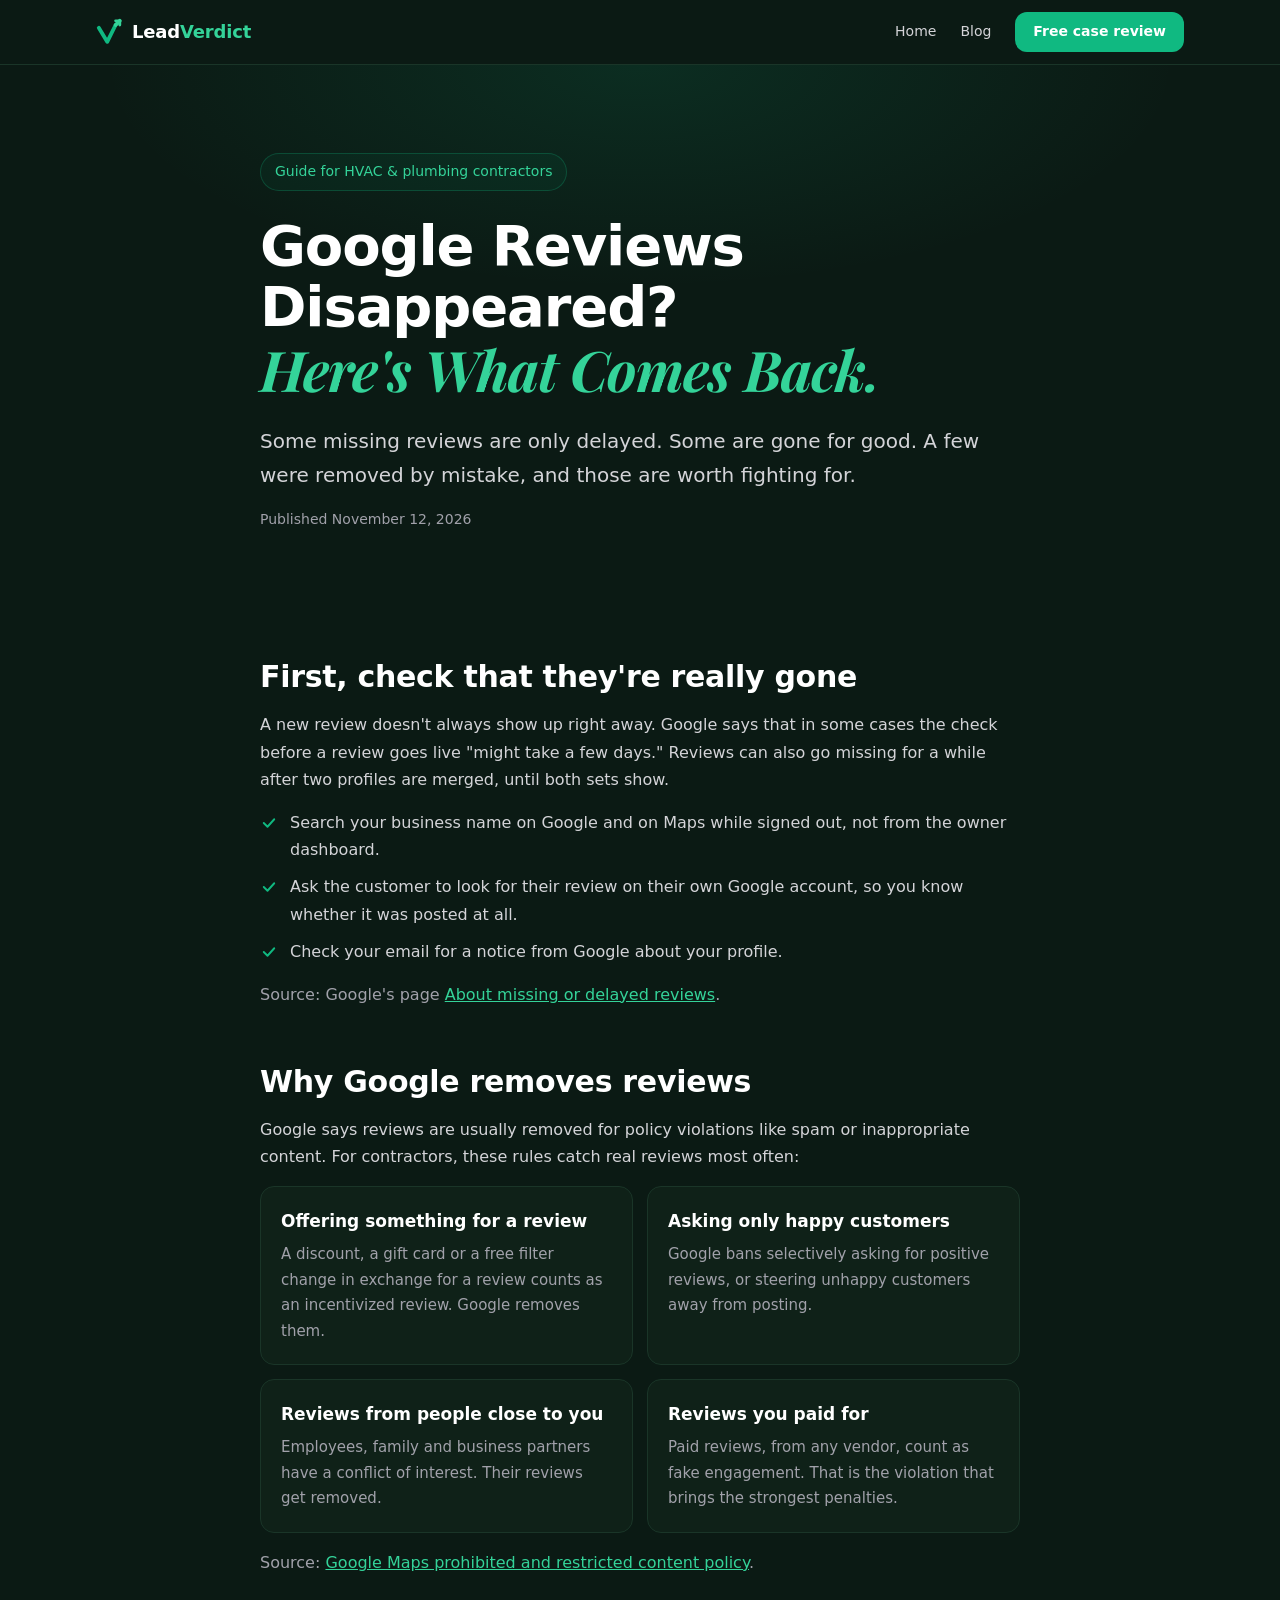
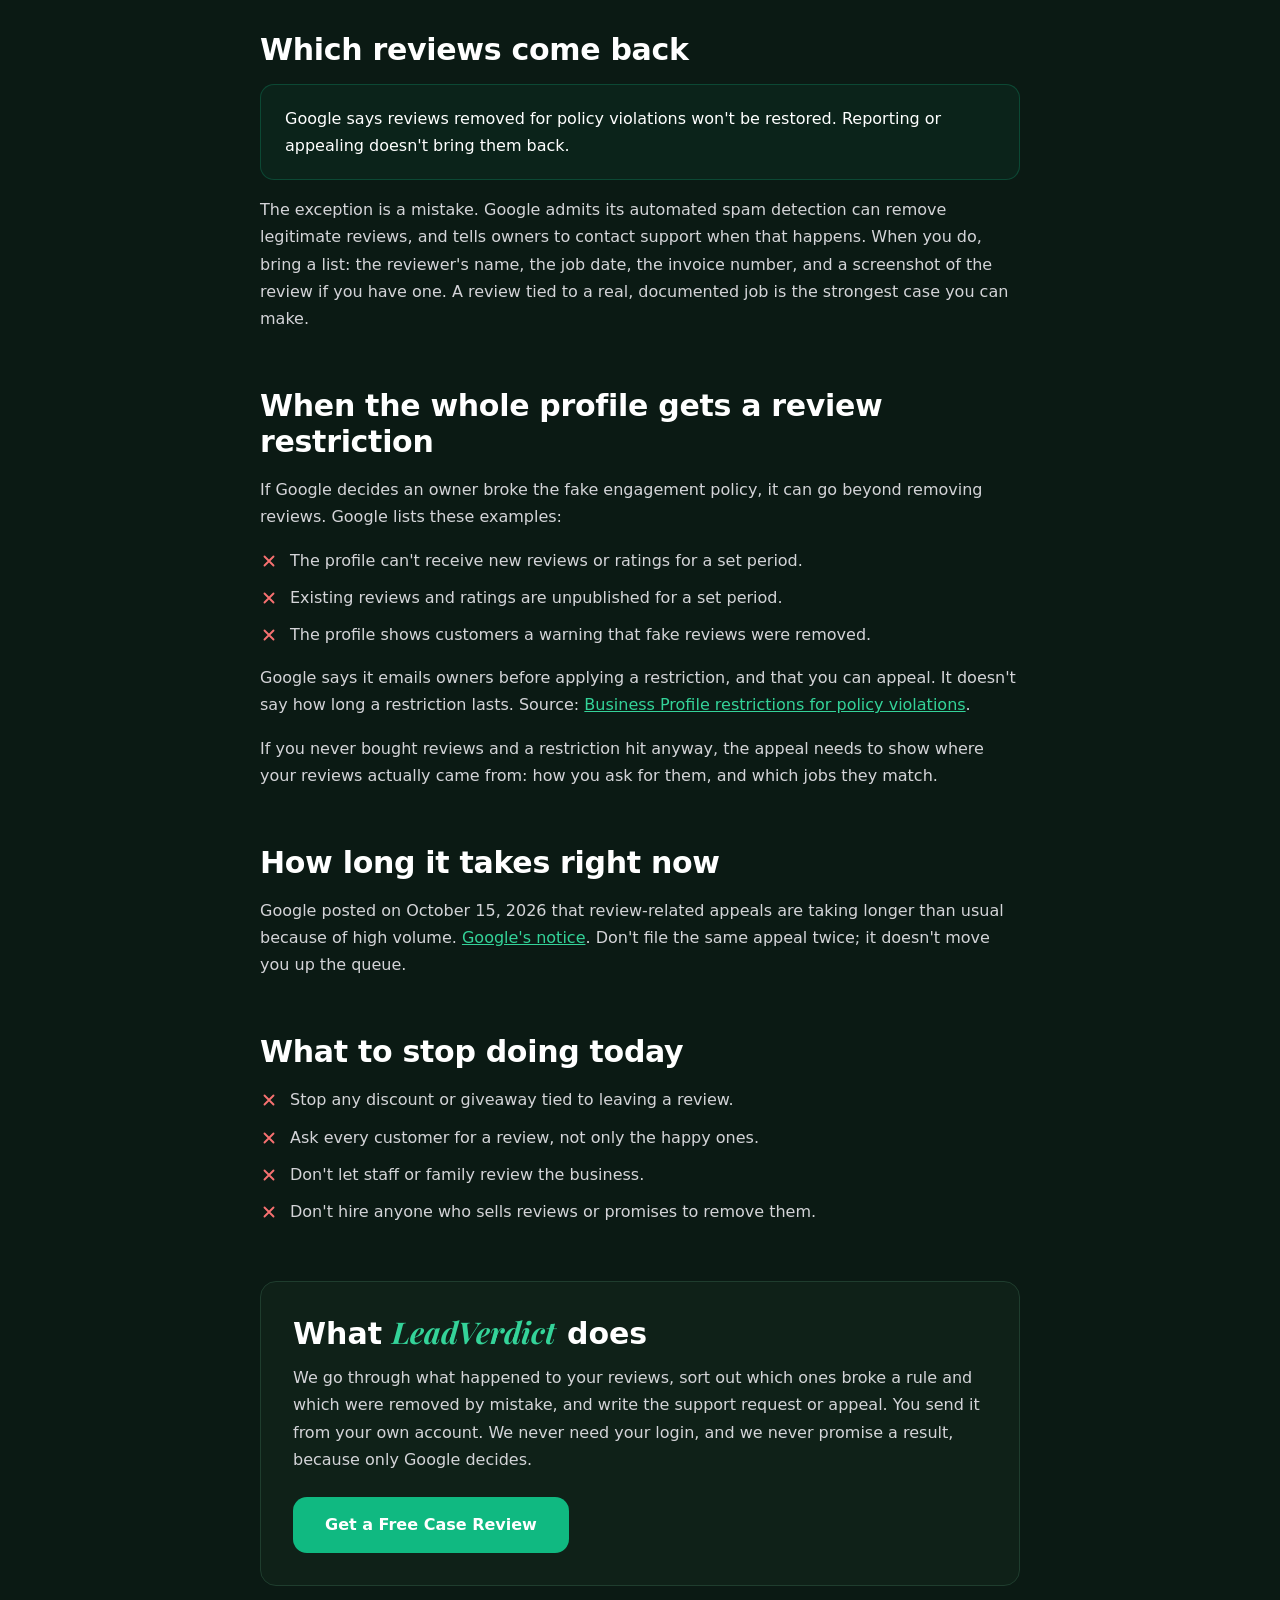
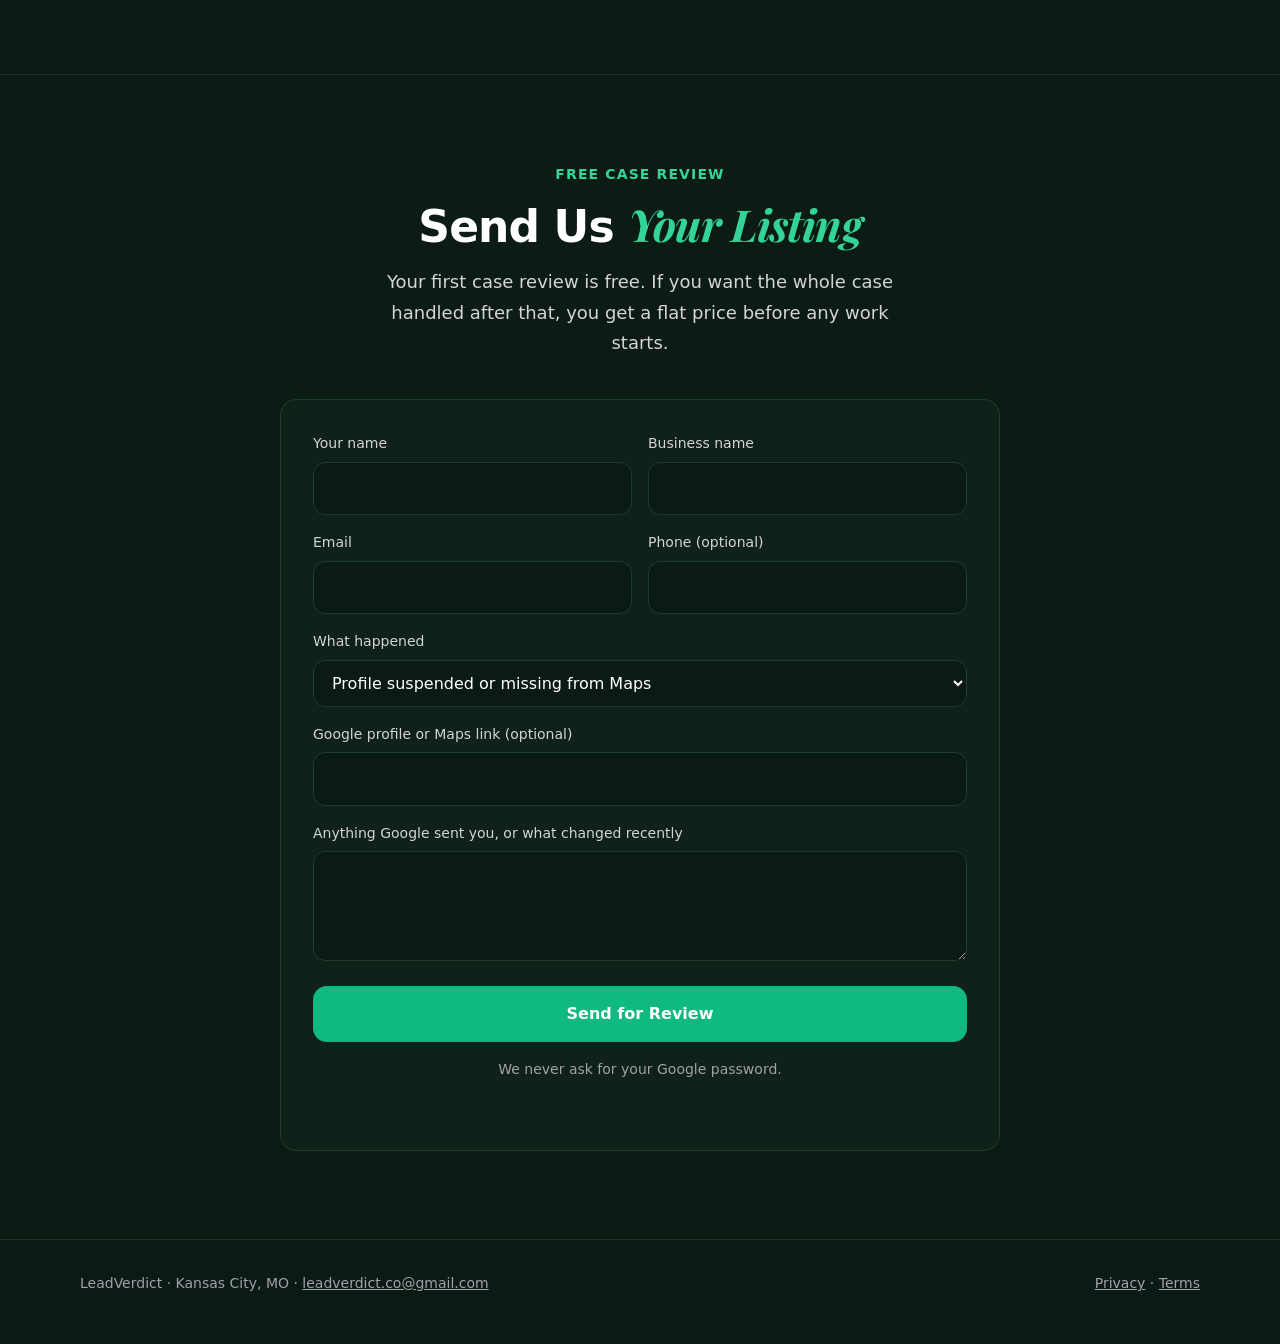
<file: blog/google-reviews-disappeared.html>
<!doctype html>
<html lang="en">
<head>
  <meta charset="utf-8">
  <meta name="viewport" content="width=device-width, initial-scale=1">
  <title>Google Reviews Disappeared? Why Contractor Reviews Vanish and What to Do | LeadVerdict</title>
  <meta name="description" content="Why real reviews drop off an HVAC or plumbing Google Business Profile, which ones come back, and what to do when a restriction hits. Updated November 2026.">
  <link rel="canonical" href="https://leadverdict.vercel.app/blog/google-reviews-disappeared">
  <link rel="icon" type="image/png" href="/favicon.png">
  <meta property="og:type" content="website">
  <meta property="og:title" content="Google Reviews Disappeared? Why Contractor Reviews Vanish and What to Do | LeadVerdict">
  <meta property="og:description" content="Why real reviews drop off an HVAC or plumbing Google Business Profile, which ones come back, and what to do when a restriction hits. Updated November 2026.">
  <meta property="og:url" content="https://leadverdict.vercel.app/blog/google-reviews-disappeared">
  <meta property="og:image" content="https://leadverdict.vercel.app/images/og-image.png?v=2">
  <meta name="twitter:card" content="summary_large_image">
  <script async src="https://www.googletagmanager.com/gtag/js?id=G-6KGHGFVVXX"></script>
  <script>window.dataLayer=window.dataLayer||[];function gtag(){dataLayer.push(arguments);}gtag('js',new Date());gtag('config','G-6KGHGFVVXX');</script>
  <script>
    !function(f,b,e,v,n,t,s){if(f.fbq)return;n=f.fbq=function(){n.callMethod?
    n.callMethod.apply(n,arguments):n.queue.push(arguments)};if(!f._fbq)f._fbq=n;
    n.push=n;n.loaded=!0;n.version='2.0';n.queue=[];t=b.createElement(e);t.async=!0;
    t.src=v;s=b.getElementsByTagName(e)[0];s.parentNode.insertBefore(t,s)}(window,
    document,'script','https://connect.facebook.net/en_US/fbevents.js');
    fbq('init','4494079577534111');fbq('track','PageView');
  </script>
  <script type="application/ld+json">{"@context":"https://schema.org","@type":"ProfessionalService","name":"LeadVerdict","url":"https://leadverdict.vercel.app/","email":"leadverdict.co@gmail.com","areaServed":"US","description":"Websites, SEO and Google Business Profile management for HVAC and plumbing contractors, including suspension appeal case files."}</script>
  <script type="application/ld+json">{"@context": "https://schema.org", "@type": "BlogPosting", "headline": "Google Reviews Disappeared? Why Contractor Reviews Vanish and What to Do", "datePublished": "2026-11-12", "dateModified": "2026-11-12", "mainEntityOfPage": "https://leadverdict.vercel.app/blog/google-reviews-disappeared", "image": "https://leadverdict.vercel.app/images/og-image.png?v=2", "author": {"@type": "Organization", "name": "LeadVerdict", "url": "https://leadverdict.vercel.app/"}, "publisher": {"@type": "Organization", "name": "LeadVerdict", "url": "https://leadverdict.vercel.app/"}}</script>
<link rel="preconnect" href="https://fonts.googleapis.com">
<link href="https://fonts.googleapis.com/css2?family=Playfair+Display:ital,wght@1,600;1,700&amp;display=swap" rel="stylesheet">
<style>
body{margin:0;background:#0b1a14}
a{color:#34d399}a:hover{color:#6ee7b7}
</style>
  <style>
    html{scroll-behavior:smooth}
    :focus-visible{outline:2px solid #34d399;outline-offset:3px;border-radius:6px}
    input:focus,select:focus,textarea:focus{outline:none;border-color:#10b981 !important;box-shadow:0 0 0 3px rgba(16,185,129,.2)}
    .form-status{margin:0;text-align:center;font-size:15px;min-height:1.4em}
    .form-status.ok{color:#34d399} .form-status.err{color:#f87171}
    .sr-only{position:absolute;width:1px;height:1px;overflow:hidden;clip:rect(0 0 0 0);white-space:nowrap}
    @media (prefers-reduced-motion:reduce){html{scroll-behavior:auto}}
  </style>
</head>
<body>
<div style="background: #0b1a14; color: #e4e4e7; font-family: ui-sans-serif, system-ui, -apple-system, 'Segoe UI', sans-serif; font-size: 16px; line-height: 1.7">

  <header style="border-bottom: 1px solid #1a3528; background: rgba(11,26,20,0.85)">
    <div style="max-width: 1120px; margin: 0 auto; padding: 10px 16px; min-height: 64px; box-sizing: border-box; display: flex; align-items: center; justify-content: space-between; gap: 16px; flex-wrap: wrap">
      <a href="/" style="display: flex; align-items: center; gap: 8px; text-decoration: none; color: #ffffff; font-weight: 700; font-size: 18px; letter-spacing: -0.01em">
        <svg viewBox="0 0 40 40" width="28" height="28" fill="none" aria-hidden="true"><path d="M4 14 L16 34 L28 10" stroke="#10b981" stroke-width="5.5" stroke-linecap="round" stroke-linejoin="round"></path><path d="M28 10 L34 4" stroke="#34d399" stroke-width="5.5" stroke-linecap="round"></path><path d="M28 4 L34 4 L34 10" stroke="#34d399" stroke-width="4" stroke-linecap="round" stroke-linejoin="round"></path></svg>
        <span>Lead<span style="color: #34d399">Verdict</span></span>
      </a>
      <nav aria-label="Main" style="display: flex; align-items: center; gap: 24px; font-size: 14px; flex-wrap: wrap">
        <a href="/" style="color: #d4d4d8; text-decoration: none">Home</a>
        <a href="/blog" style="color: #d4d4d8; text-decoration: none">Blog</a>
        <a href="#review" style="display: inline-flex; align-items: center; height: 40px; padding: 0 18px; border-radius: 12px; background: #10b981; color: #ffffff; text-decoration: none; font-weight: 600">Free case review</a>
      </nav>
    </div>
  </header>

  <section style="padding: 88px 16px 64px; background: radial-gradient(ellipse 60% 60% at 50% 0%, rgba(16,185,129,0.12), rgba(11,26,20,0) 70%)">
    <div style="max-width: 760px; margin: 0 auto">
      <span style="display: inline-flex; align-items: center; gap: 8px; padding: 6px 14px; border-radius: 999px; border: 1px solid rgba(16,185,129,0.25); background: rgba(16,185,129,0.05); color: #34d399; font-size: 14px; font-weight: 500">Guide for HVAC &amp; plumbing contractors</span>
      <h1 style="margin: 24px 0 0; color: #ffffff; font-size: clamp(36px, 5.6vw, 56px); line-height: 1.1; font-weight: 700; letter-spacing: -0.02em">Google Reviews Disappeared? <span style="display: block; font-family: 'Playfair Display', Georgia, serif; font-style: italic; color: #34d399">Here's What Comes Back.</span></h1>
      <p style="margin: 24px 0 0; color: #d4d4d8; font-size: 20px">Some missing reviews are only delayed. Some are gone for good. A few were removed by mistake, and those are worth fighting for.</p>
      <p style="margin: 16px 0 0; color: #a1a1aa; font-size: 14px">Published November 12, 2026</p>
    </div>
  </section>

  <section style="padding: 24px 16px 88px">
    <div style="max-width: 760px; margin: 0 auto">
      <h2 style="margin: 40px 0 16px; color: #ffffff; font-size: 30px; line-height: 1.2; font-weight: 700; letter-spacing: -0.01em">First, check that they're really gone</h2>
      <p style="margin: 0 0 16px; color: #d4d4d8">A new review doesn't always show up right away. Google says that in some cases the check before a review goes live "might take a few days." Reviews can also go missing for a while after two profiles are merged, until both sets show.</p>
      <div style="display: flex; flex-direction: column; gap: 10px; margin-bottom: 16px">
        <div style="display: flex; gap: 12px; align-items: flex-start; color: #d4d4d8"><svg viewBox="0 0 24 24" width="18" height="18" fill="none" stroke="#10b981" stroke-width="2.5" stroke-linecap="round" stroke-linejoin="round" aria-hidden="true" style="flex-shrink: 0; margin-top: 5px"><path d="M5 12l5 5 9-10"></path></svg><span>Search your business name on Google and on Maps while signed out, not from the owner dashboard.</span></div>
        <div style="display: flex; gap: 12px; align-items: flex-start; color: #d4d4d8"><svg viewBox="0 0 24 24" width="18" height="18" fill="none" stroke="#10b981" stroke-width="2.5" stroke-linecap="round" stroke-linejoin="round" aria-hidden="true" style="flex-shrink: 0; margin-top: 5px"><path d="M5 12l5 5 9-10"></path></svg><span>Ask the customer to look for their review on their own Google account, so you know whether it was posted at all.</span></div>
        <div style="display: flex; gap: 12px; align-items: flex-start; color: #d4d4d8"><svg viewBox="0 0 24 24" width="18" height="18" fill="none" stroke="#10b981" stroke-width="2.5" stroke-linecap="round" stroke-linejoin="round" aria-hidden="true" style="flex-shrink: 0; margin-top: 5px"><path d="M5 12l5 5 9-10"></path></svg><span>Check your email for a notice from Google about your profile.</span></div>
      </div>
      <p style="margin: 0 0 16px; color: #a1a1aa">Source: Google's page <a href="https://support.google.com/business/answer/10313341">About missing or delayed reviews</a>.</p>
      <h2 style="margin: 56px 0 16px; color: #ffffff; font-size: 30px; line-height: 1.2; font-weight: 700; letter-spacing: -0.01em">Why Google removes reviews</h2>
      <p style="margin: 0 0 16px; color: #d4d4d8">Google says reviews are usually removed for policy violations like spam or inappropriate content. For contractors, these rules catch real reviews most often:</p>
      <div style="display: grid; grid-template-columns: repeat(auto-fit, minmax(300px, 1fr)); gap: 14px; margin-bottom: 16px">
        <div style="background: #0f2118; border: 1px solid #1a3528; border-radius: 14px; padding: 20px"><h3 style="margin: 0 0 6px; color: #ffffff; font-size: 17px; font-weight: 600">Offering something for a review</h3><p style="margin: 0; color: #a1a1aa; font-size: 15px">A discount, a gift card or a free filter change in exchange for a review counts as an incentivized review. Google removes them.</p></div>
        <div style="background: #0f2118; border: 1px solid #1a3528; border-radius: 14px; padding: 20px"><h3 style="margin: 0 0 6px; color: #ffffff; font-size: 17px; font-weight: 600">Asking only happy customers</h3><p style="margin: 0; color: #a1a1aa; font-size: 15px">Google bans selectively asking for positive reviews, or steering unhappy customers away from posting.</p></div>
        <div style="background: #0f2118; border: 1px solid #1a3528; border-radius: 14px; padding: 20px"><h3 style="margin: 0 0 6px; color: #ffffff; font-size: 17px; font-weight: 600">Reviews from people close to you</h3><p style="margin: 0; color: #a1a1aa; font-size: 15px">Employees, family and business partners have a conflict of interest. Their reviews get removed.</p></div>
        <div style="background: #0f2118; border: 1px solid #1a3528; border-radius: 14px; padding: 20px"><h3 style="margin: 0 0 6px; color: #ffffff; font-size: 17px; font-weight: 600">Reviews you paid for</h3><p style="margin: 0; color: #a1a1aa; font-size: 15px">Paid reviews, from any vendor, count as fake engagement. That is the violation that brings the strongest penalties.</p></div>
      </div>
      <p style="margin: 0 0 16px; color: #a1a1aa">Source: <a href="https://support.google.com/contributionpolicy/answer/7400114">Google Maps prohibited and restricted content policy</a>.</p>
      <h2 style="margin: 56px 0 16px; color: #ffffff; font-size: 30px; line-height: 1.2; font-weight: 700; letter-spacing: -0.01em">Which reviews come back</h2>
      <div style="margin-bottom: 16px; padding: 20px 24px; background: rgba(16,185,129,0.06); border: 1px solid rgba(16,185,129,0.25); border-radius: 14px; color: #ffffff">Google says reviews removed for policy violations won't be restored. Reporting or appealing doesn't bring them back.</div>
      <p style="margin: 0 0 16px; color: #d4d4d8">The exception is a mistake. Google admits its automated spam detection can remove legitimate reviews, and tells owners to contact support when that happens. When you do, bring a list: the reviewer's name, the job date, the invoice number, and a screenshot of the review if you have one. A review tied to a real, documented job is the strongest case you can make.</p>
      <h2 style="margin: 56px 0 16px; color: #ffffff; font-size: 30px; line-height: 1.2; font-weight: 700; letter-spacing: -0.01em">When the whole profile gets a review restriction</h2>
      <p style="margin: 0 0 16px; color: #d4d4d8">If Google decides an owner broke the fake engagement policy, it can go beyond removing reviews. Google lists these examples:</p>
      <div style="display: flex; flex-direction: column; gap: 10px; margin-bottom: 16px">
        <div style="display: flex; gap: 12px; align-items: flex-start; color: #d4d4d8"><svg viewBox="0 0 24 24" width="18" height="18" fill="none" stroke="#f87171" stroke-width="2.5" stroke-linecap="round" aria-hidden="true" style="flex-shrink: 0; margin-top: 5px"><path d="M6 6l12 12M18 6L6 18"></path></svg><span>The profile can't receive new reviews or ratings for a set period.</span></div>
        <div style="display: flex; gap: 12px; align-items: flex-start; color: #d4d4d8"><svg viewBox="0 0 24 24" width="18" height="18" fill="none" stroke="#f87171" stroke-width="2.5" stroke-linecap="round" aria-hidden="true" style="flex-shrink: 0; margin-top: 5px"><path d="M6 6l12 12M18 6L6 18"></path></svg><span>Existing reviews and ratings are unpublished for a set period.</span></div>
        <div style="display: flex; gap: 12px; align-items: flex-start; color: #d4d4d8"><svg viewBox="0 0 24 24" width="18" height="18" fill="none" stroke="#f87171" stroke-width="2.5" stroke-linecap="round" aria-hidden="true" style="flex-shrink: 0; margin-top: 5px"><path d="M6 6l12 12M18 6L6 18"></path></svg><span>The profile shows customers a warning that fake reviews were removed.</span></div>
      </div>
      <p style="margin: 0 0 16px; color: #d4d4d8">Google says it emails owners before applying a restriction, and that you can appeal. It doesn't say how long a restriction lasts. Source: <a href="https://support.google.com/business/answer/14114287">Business Profile restrictions for policy violations</a>.</p>
      <p style="margin: 0 0 16px; color: #d4d4d8">If you never bought reviews and a restriction hit anyway, the appeal needs to show where your reviews actually came from: how you ask for them, and which jobs they match.</p>
      <h2 style="margin: 56px 0 16px; color: #ffffff; font-size: 30px; line-height: 1.2; font-weight: 700; letter-spacing: -0.01em">How long it takes right now</h2>
      <p style="margin: 0 0 16px; color: #d4d4d8">Google posted on October 15, 2026 that review-related appeals are taking longer than usual because of high volume. <a href="https://support.google.com/business/thread/473109747/gbp-review-appeal-delays">Google's notice</a>. Don't file the same appeal twice; it doesn't move you up the queue.</p>
      <h2 style="margin: 56px 0 16px; color: #ffffff; font-size: 30px; line-height: 1.2; font-weight: 700; letter-spacing: -0.01em">What to stop doing today</h2>
      <div style="display: flex; flex-direction: column; gap: 10px; margin-bottom: 16px">
        <div style="display: flex; gap: 12px; align-items: flex-start; color: #d4d4d8"><svg viewBox="0 0 24 24" width="18" height="18" fill="none" stroke="#f87171" stroke-width="2.5" stroke-linecap="round" aria-hidden="true" style="flex-shrink: 0; margin-top: 5px"><path d="M6 6l12 12M18 6L6 18"></path></svg><span>Stop any discount or giveaway tied to leaving a review.</span></div>
        <div style="display: flex; gap: 12px; align-items: flex-start; color: #d4d4d8"><svg viewBox="0 0 24 24" width="18" height="18" fill="none" stroke="#f87171" stroke-width="2.5" stroke-linecap="round" aria-hidden="true" style="flex-shrink: 0; margin-top: 5px"><path d="M6 6l12 12M18 6L6 18"></path></svg><span>Ask every customer for a review, not only the happy ones.</span></div>
        <div style="display: flex; gap: 12px; align-items: flex-start; color: #d4d4d8"><svg viewBox="0 0 24 24" width="18" height="18" fill="none" stroke="#f87171" stroke-width="2.5" stroke-linecap="round" aria-hidden="true" style="flex-shrink: 0; margin-top: 5px"><path d="M6 6l12 12M18 6L6 18"></path></svg><span>Don't let staff or family review the business.</span></div>
        <div style="display: flex; gap: 12px; align-items: flex-start; color: #d4d4d8"><svg viewBox="0 0 24 24" width="18" height="18" fill="none" stroke="#f87171" stroke-width="2.5" stroke-linecap="round" aria-hidden="true" style="flex-shrink: 0; margin-top: 5px"><path d="M6 6l12 12M18 6L6 18"></path></svg><span>Don't hire anyone who sells reviews or promises to remove them.</span></div>
      </div>
      <div style="margin-top: 56px; padding: 32px; background: #0f2118; border: 1px solid #1f3d2e; border-radius: 16px">
        <h2 style="margin: 0 0 12px; color: #ffffff; font-size: 30px; line-height: 1.2; font-weight: 700">What <span style="font-family: 'Playfair Display', Georgia, serif; font-style: italic; color: #34d399">LeadVerdict</span> does</h2>
        <p style="margin: 0; color: #d4d4d8">We go through what happened to your reviews, sort out which ones broke a rule and which were removed by mistake, and write the support request or appeal. You send it from your own account. We never need your login, and we never promise a result, because only Google decides.</p>
        <a href="#review" style="display: inline-flex; align-items: center; gap: 8px; margin-top: 24px; height: 56px; padding: 0 32px; border-radius: 14px; background: #10b981; color: #ffffff; font-weight: 600; text-decoration: none">Get a Free Case Review</a>
      </div>
    </div>
  </section>


  <section id="review" style="padding: 88px 16px; background: rgba(15,33,24,0.3); border-top: 1px solid #1a3528">
    <div style="max-width: 720px; margin: 0 auto; text-align: center">
      <span style="display: block; color: #34d399; font-size: 14px; font-weight: 600; text-transform: uppercase; letter-spacing: 0.08em">Free case review</span>
      <h2 style="margin: 12px 0 0; color: #ffffff; font-size: clamp(30px, 4.4vw, 44px); line-height: 1.12; font-weight: 700; letter-spacing: -0.02em">Send Us <span style="font-family: 'Playfair Display', Georgia, serif; font-style: italic; color: #34d399">Your Listing</span></h2>
      <p style="margin: 16px auto 0; max-width: 560px; color: #d4d4d8; font-size: 18px">Your first case review is free. If you want the whole case handled after that, you get a flat price before any work starts.</p>
      <form id="case-form" novalidate style="margin-top: 40px; text-align: left; background: #0f2118; border: 1px solid #1f3d2e; border-radius: 16px; padding: 32px; display: flex; flex-direction: column; gap: 16px">
        <div style="display: grid; grid-template-columns: repeat(auto-fit, minmax(240px, 1fr)); gap: 16px">
          <div><label for="c-name" style="display: block; margin-bottom: 6px; color: #d4d4d8; font-size: 14px; font-weight: 500">Your name</label><input id="c-name" name="name" required autocomplete="name" style="width: 100%; box-sizing: border-box; padding: 12px 14px; border: 1px solid #1f3d2e; border-radius: 12px; background: #0b1a14; color: #ffffff; font: inherit"></div>
          <div><label for="c-biz" style="display: block; margin-bottom: 6px; color: #d4d4d8; font-size: 14px; font-weight: 500">Business name</label><input id="c-biz" name="business" required autocomplete="organization" style="width: 100%; box-sizing: border-box; padding: 12px 14px; border: 1px solid #1f3d2e; border-radius: 12px; background: #0b1a14; color: #ffffff; font: inherit"></div>
          <div><label for="c-email" style="display: block; margin-bottom: 6px; color: #d4d4d8; font-size: 14px; font-weight: 500">Email</label><input id="c-email" name="email" type="email" required autocomplete="email" style="width: 100%; box-sizing: border-box; padding: 12px 14px; border: 1px solid #1f3d2e; border-radius: 12px; background: #0b1a14; color: #ffffff; font: inherit"></div>
          <div><label for="c-phone" style="display: block; margin-bottom: 6px; color: #d4d4d8; font-size: 14px; font-weight: 500">Phone (optional)</label><input id="c-phone" name="phone" type="tel" autocomplete="tel" style="width: 100%; box-sizing: border-box; padding: 12px 14px; border: 1px solid #1f3d2e; border-radius: 12px; background: #0b1a14; color: #ffffff; font: inherit"></div>
        </div>
        <div><label for="c-problem" style="display: block; margin-bottom: 6px; color: #d4d4d8; font-size: 14px; font-weight: 500">What happened</label><select id="c-problem" name="problem" style="width: 100%; box-sizing: border-box; padding: 12px 14px; border: 1px solid #1f3d2e; border-radius: 12px; background: #0b1a14; color: #ffffff; font: inherit"><option>Profile suspended or missing from Maps</option><option>Fake one-star reviews</option><option>Real reviews removed or reviews paused</option><option>Something else</option></select></div>
        <div><label for="c-link" style="display: block; margin-bottom: 6px; color: #d4d4d8; font-size: 14px; font-weight: 500">Google profile or Maps link (optional)</label><input id="c-link" name="profile" type="url" style="width: 100%; box-sizing: border-box; padding: 12px 14px; border: 1px solid #1f3d2e; border-radius: 12px; background: #0b1a14; color: #ffffff; font: inherit"></div>
        <div><label for="c-details" style="display: block; margin-bottom: 6px; color: #d4d4d8; font-size: 14px; font-weight: 500">Anything Google sent you, or what changed recently</label><textarea id="c-details" name="details" style="width: 100%; box-sizing: border-box; padding: 12px 14px; border: 1px solid #1f3d2e; border-radius: 12px; background: #0b1a14; color: #ffffff; font: inherit; min-height: 110px"></textarea></div>
        <button type="submit" style="height: 56px; border: 0; border-radius: 14px; background: #10b981; color: #ffffff; font: 600 16px/1 ui-sans-serif, system-ui, sans-serif; cursor: pointer">Send for Review</button>
        <p style="margin: 0; text-align: center; color: #a1a1aa; font-size: 14px">We never ask for your Google password.</p>
        <p class="form-status" role="status" aria-live="polite"></p>
      </form>
    </div>
  </section>

  <footer style="border-top: 1px solid #1a3528; padding: 32px 16px 48px; font-size: 14px; color: #a1a1aa">
    <div style="max-width: 1120px; margin: 0 auto; display: flex; flex-wrap: wrap; justify-content: space-between; gap: 12px">
      <span>LeadVerdict · Kansas City, MO · <a href="mailto:leadverdict.co@gmail.com" style="color: #a1a1aa">leadverdict.co@gmail.com</a></span>
      <span><a href="/privacy" style="color: #a1a1aa">Privacy</a> · <a href="/terms" style="color: #a1a1aa">Terms</a></span>
    </div>
  </footer>
</div>
<script src="/site.js" defer></script>
</body>
</html>
</file>
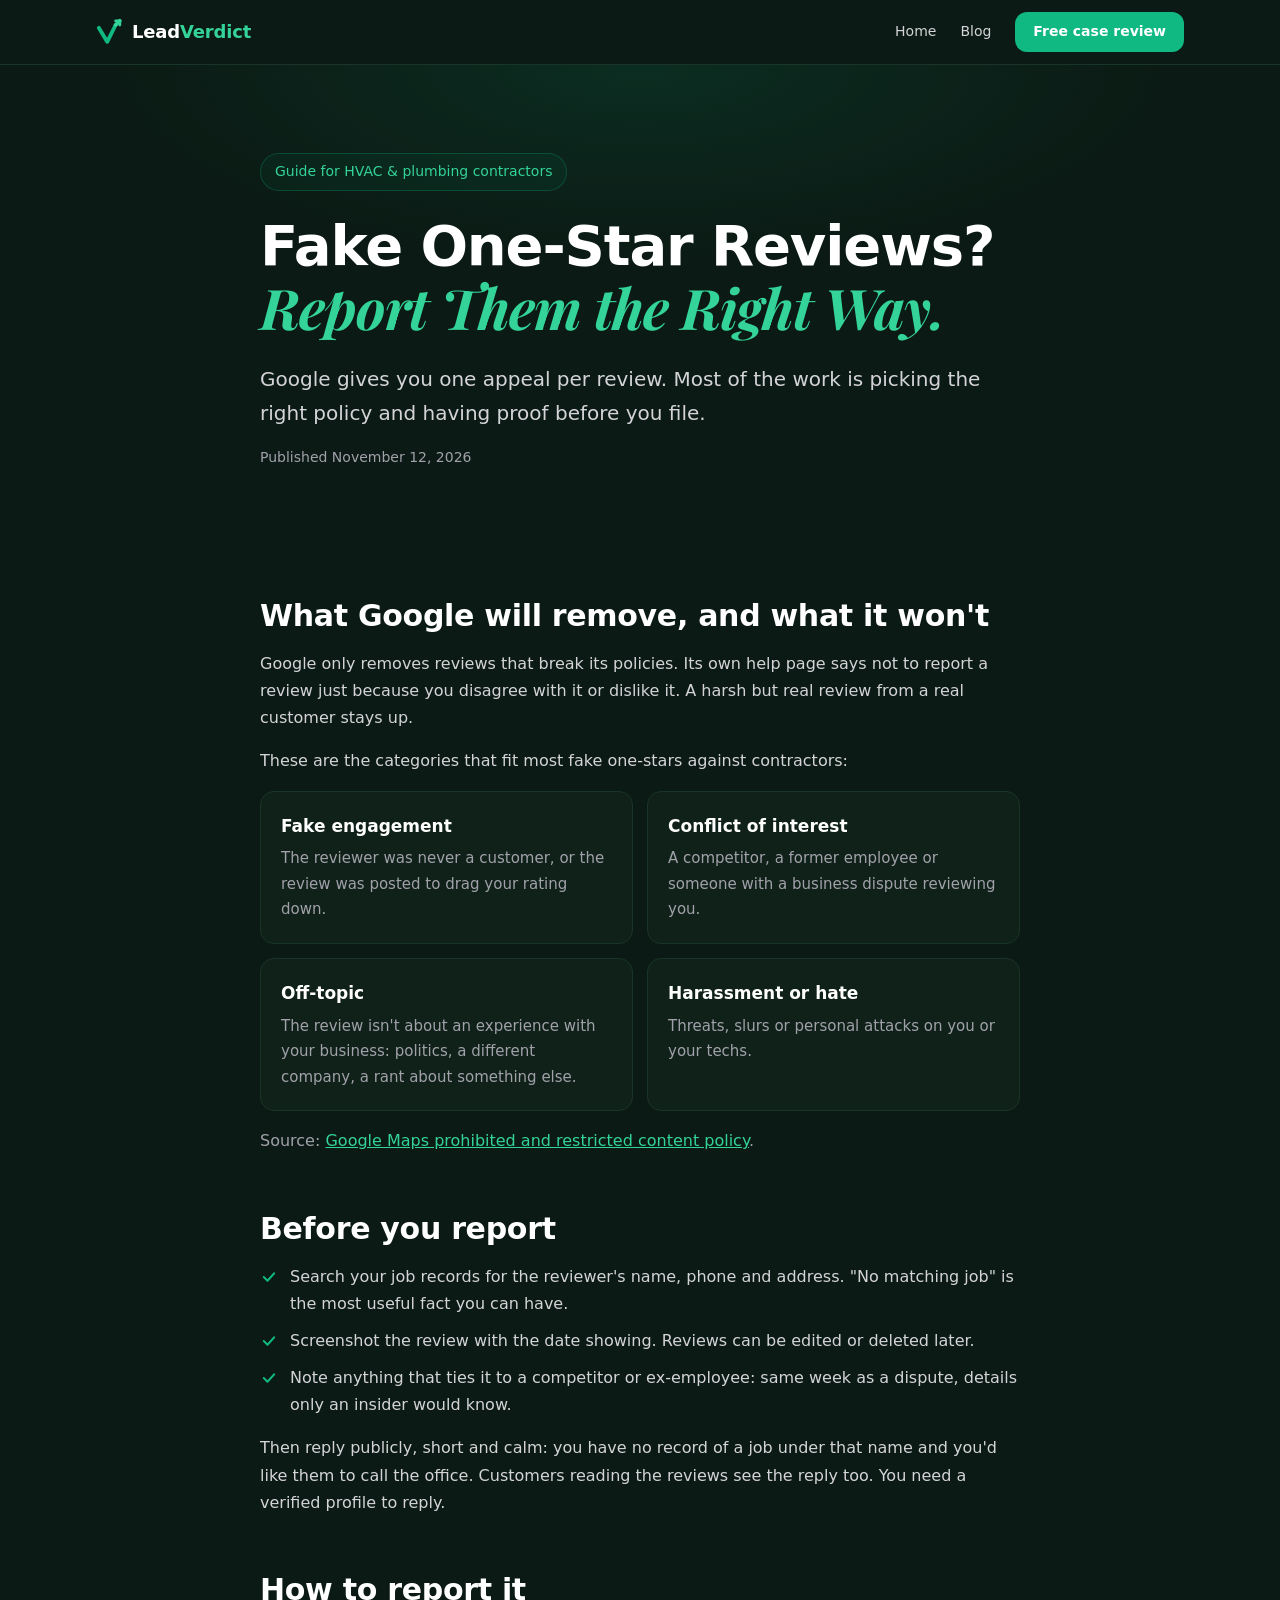
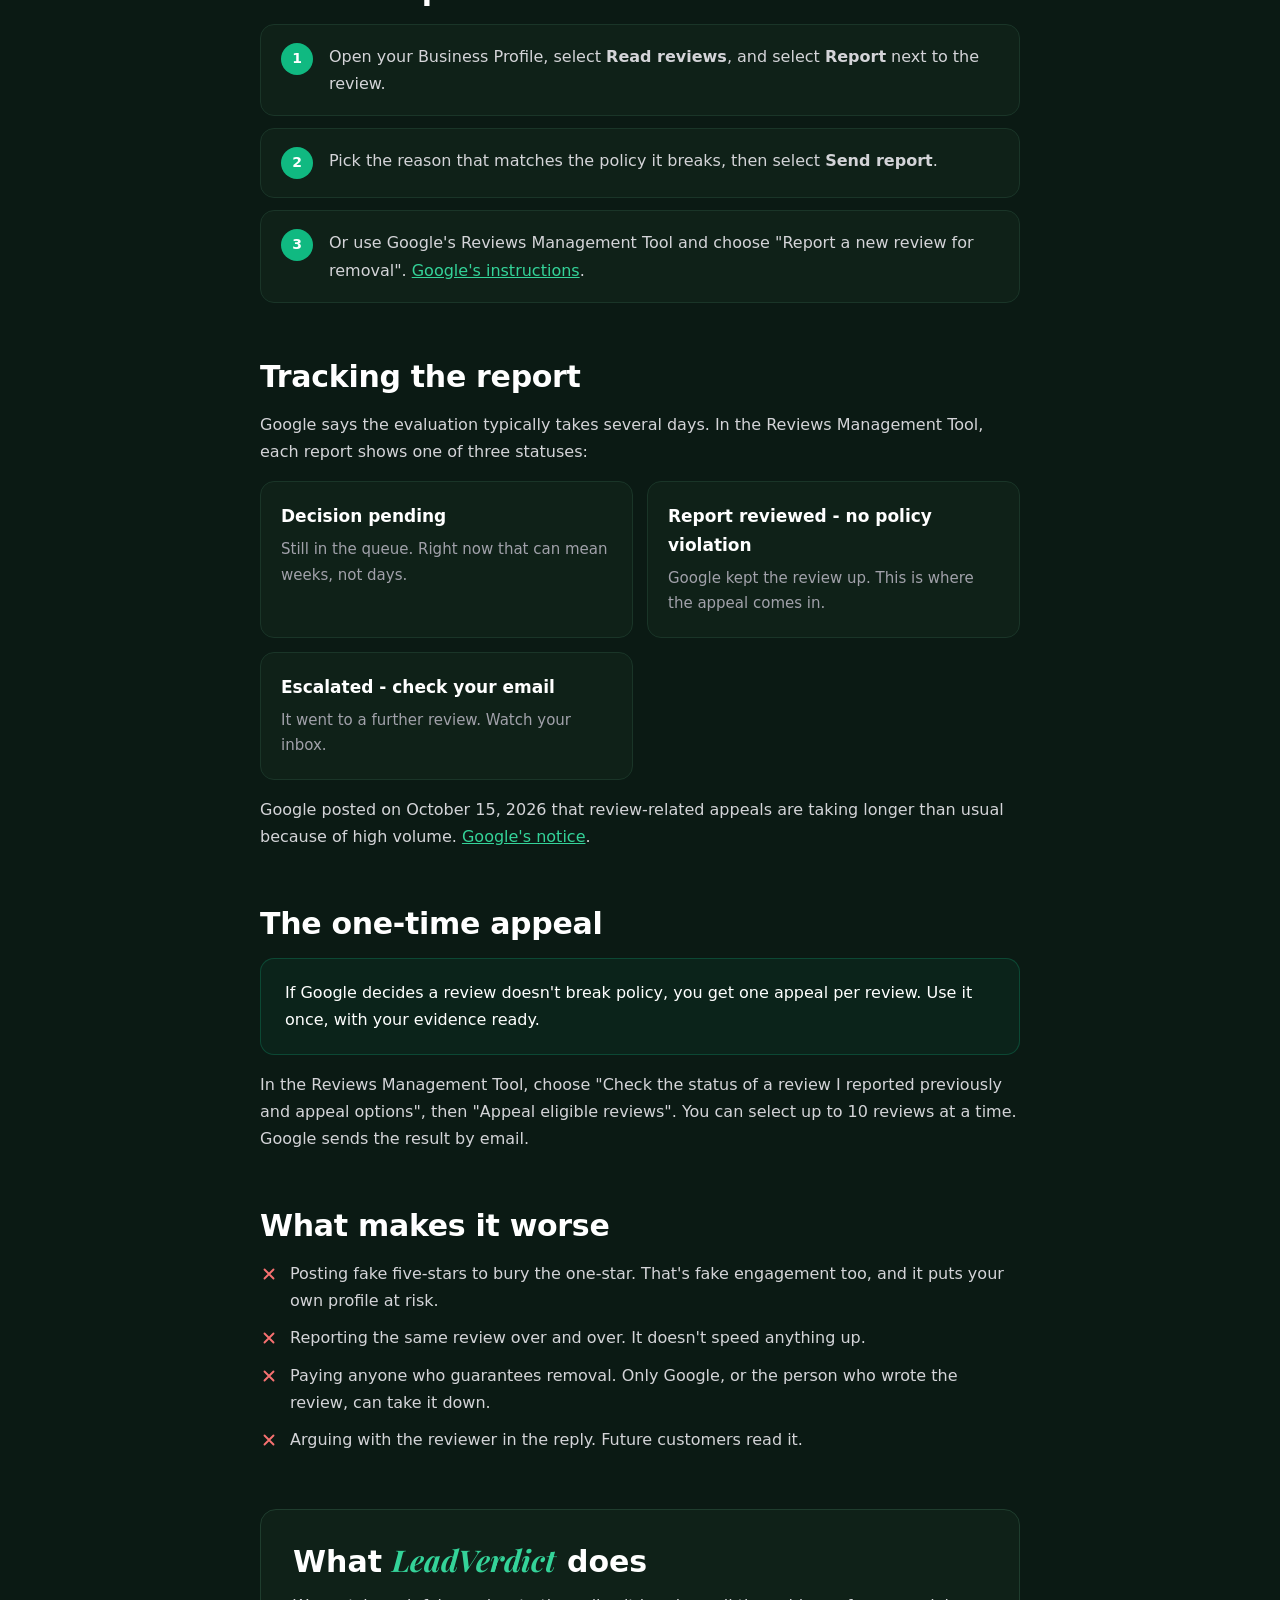
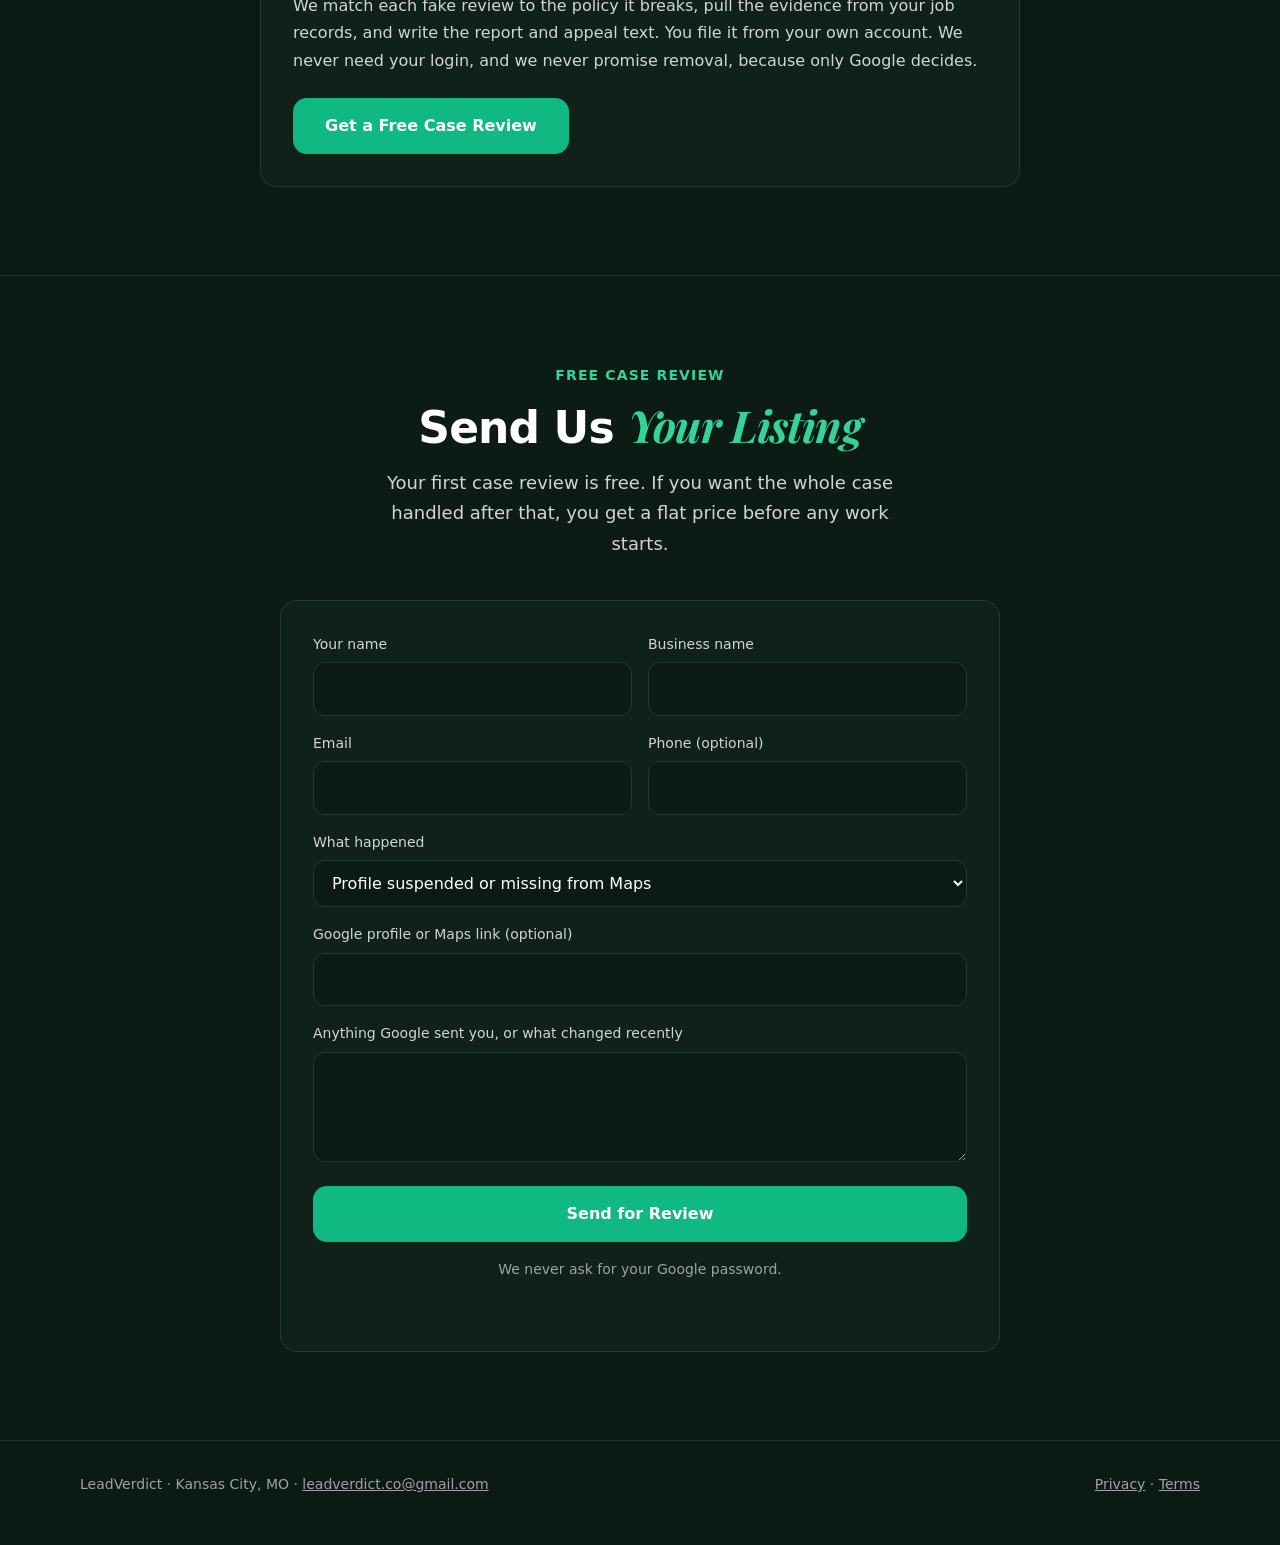
<file: blog/report-fake-google-reviews.html>
<!doctype html>
<html lang="en">
<head>
  <meta charset="utf-8">
  <meta name="viewport" content="width=device-width, initial-scale=1">
  <title>How to Report Fake One-Star Google Reviews: A Contractor's Guide | LeadVerdict</title>
  <meta name="description" content="How HVAC and plumbing contractors report fake one-star Google reviews, what Google actually removes, how to track a report and how the one-time appeal works. Updated November 2026.">
  <link rel="canonical" href="https://leadverdict.vercel.app/blog/report-fake-google-reviews">
  <link rel="icon" type="image/png" href="/favicon.png">
  <meta property="og:type" content="website">
  <meta property="og:title" content="How to Report Fake One-Star Google Reviews: A Contractor's Guide | LeadVerdict">
  <meta property="og:description" content="How HVAC and plumbing contractors report fake one-star Google reviews, what Google actually removes, how to track a report and how the one-time appeal works. Updated November 2026.">
  <meta property="og:url" content="https://leadverdict.vercel.app/blog/report-fake-google-reviews">
  <meta property="og:image" content="https://leadverdict.vercel.app/images/og-image.png?v=2">
  <meta name="twitter:card" content="summary_large_image">
  <script async src="https://www.googletagmanager.com/gtag/js?id=G-6KGHGFVVXX"></script>
  <script>window.dataLayer=window.dataLayer||[];function gtag(){dataLayer.push(arguments);}gtag('js',new Date());gtag('config','G-6KGHGFVVXX');</script>
  <script>
    !function(f,b,e,v,n,t,s){if(f.fbq)return;n=f.fbq=function(){n.callMethod?
    n.callMethod.apply(n,arguments):n.queue.push(arguments)};if(!f._fbq)f._fbq=n;
    n.push=n;n.loaded=!0;n.version='2.0';n.queue=[];t=b.createElement(e);t.async=!0;
    t.src=v;s=b.getElementsByTagName(e)[0];s.parentNode.insertBefore(t,s)}(window,
    document,'script','https://connect.facebook.net/en_US/fbevents.js');
    fbq('init','4494079577534111');fbq('track','PageView');
  </script>
  <script type="application/ld+json">{"@context":"https://schema.org","@type":"ProfessionalService","name":"LeadVerdict","url":"https://leadverdict.vercel.app/","email":"leadverdict.co@gmail.com","areaServed":"US","description":"Websites, SEO and Google Business Profile management for HVAC and plumbing contractors, including suspension appeal case files."}</script>
  <script type="application/ld+json">{"@context": "https://schema.org", "@type": "BlogPosting", "headline": "How to Report Fake One-Star Google Reviews: A Contractor's Guide", "datePublished": "2026-11-12", "dateModified": "2026-11-12", "mainEntityOfPage": "https://leadverdict.vercel.app/blog/report-fake-google-reviews", "image": "https://leadverdict.vercel.app/images/og-image.png?v=2", "author": {"@type": "Organization", "name": "LeadVerdict", "url": "https://leadverdict.vercel.app/"}, "publisher": {"@type": "Organization", "name": "LeadVerdict", "url": "https://leadverdict.vercel.app/"}}</script>
<link rel="preconnect" href="https://fonts.googleapis.com">
<link href="https://fonts.googleapis.com/css2?family=Playfair+Display:ital,wght@1,600;1,700&amp;display=swap" rel="stylesheet">
<style>
body{margin:0;background:#0b1a14}
a{color:#34d399}a:hover{color:#6ee7b7}
</style>
  <style>
    html{scroll-behavior:smooth}
    :focus-visible{outline:2px solid #34d399;outline-offset:3px;border-radius:6px}
    input:focus,select:focus,textarea:focus{outline:none;border-color:#10b981 !important;box-shadow:0 0 0 3px rgba(16,185,129,.2)}
    .form-status{margin:0;text-align:center;font-size:15px;min-height:1.4em}
    .form-status.ok{color:#34d399} .form-status.err{color:#f87171}
    .sr-only{position:absolute;width:1px;height:1px;overflow:hidden;clip:rect(0 0 0 0);white-space:nowrap}
    @media (prefers-reduced-motion:reduce){html{scroll-behavior:auto}}
  </style>
</head>
<body>
<div style="background: #0b1a14; color: #e4e4e7; font-family: ui-sans-serif, system-ui, -apple-system, 'Segoe UI', sans-serif; font-size: 16px; line-height: 1.7">

  <header style="border-bottom: 1px solid #1a3528; background: rgba(11,26,20,0.85)">
    <div style="max-width: 1120px; margin: 0 auto; padding: 10px 16px; min-height: 64px; box-sizing: border-box; display: flex; align-items: center; justify-content: space-between; gap: 16px; flex-wrap: wrap">
      <a href="/" style="display: flex; align-items: center; gap: 8px; text-decoration: none; color: #ffffff; font-weight: 700; font-size: 18px; letter-spacing: -0.01em">
        <svg viewBox="0 0 40 40" width="28" height="28" fill="none" aria-hidden="true"><path d="M4 14 L16 34 L28 10" stroke="#10b981" stroke-width="5.5" stroke-linecap="round" stroke-linejoin="round"></path><path d="M28 10 L34 4" stroke="#34d399" stroke-width="5.5" stroke-linecap="round"></path><path d="M28 4 L34 4 L34 10" stroke="#34d399" stroke-width="4" stroke-linecap="round" stroke-linejoin="round"></path></svg>
        <span>Lead<span style="color: #34d399">Verdict</span></span>
      </a>
      <nav aria-label="Main" style="display: flex; align-items: center; gap: 24px; font-size: 14px; flex-wrap: wrap">
        <a href="/" style="color: #d4d4d8; text-decoration: none">Home</a>
        <a href="/blog" style="color: #d4d4d8; text-decoration: none">Blog</a>
        <a href="#review" style="display: inline-flex; align-items: center; height: 40px; padding: 0 18px; border-radius: 12px; background: #10b981; color: #ffffff; text-decoration: none; font-weight: 600">Free case review</a>
      </nav>
    </div>
  </header>

  <section style="padding: 88px 16px 64px; background: radial-gradient(ellipse 60% 60% at 50% 0%, rgba(16,185,129,0.12), rgba(11,26,20,0) 70%)">
    <div style="max-width: 760px; margin: 0 auto">
      <span style="display: inline-flex; align-items: center; gap: 8px; padding: 6px 14px; border-radius: 999px; border: 1px solid rgba(16,185,129,0.25); background: rgba(16,185,129,0.05); color: #34d399; font-size: 14px; font-weight: 500">Guide for HVAC &amp; plumbing contractors</span>
      <h1 style="margin: 24px 0 0; color: #ffffff; font-size: clamp(36px, 5.6vw, 56px); line-height: 1.1; font-weight: 700; letter-spacing: -0.02em">Fake One-Star Reviews? <span style="display: block; font-family: 'Playfair Display', Georgia, serif; font-style: italic; color: #34d399">Report Them the Right Way.</span></h1>
      <p style="margin: 24px 0 0; color: #d4d4d8; font-size: 20px">Google gives you one appeal per review. Most of the work is picking the right policy and having proof before you file.</p>
      <p style="margin: 16px 0 0; color: #a1a1aa; font-size: 14px">Published November 12, 2026</p>
    </div>
  </section>

  <section style="padding: 24px 16px 88px">
    <div style="max-width: 760px; margin: 0 auto">
      <h2 style="margin: 40px 0 16px; color: #ffffff; font-size: 30px; line-height: 1.2; font-weight: 700; letter-spacing: -0.01em">What Google will remove, and what it won't</h2>
      <p style="margin: 0 0 16px; color: #d4d4d8">Google only removes reviews that break its policies. Its own help page says not to report a review just because you disagree with it or dislike it. A harsh but real review from a real customer stays up.</p>
      <p style="margin: 0 0 16px; color: #d4d4d8">These are the categories that fit most fake one-stars against contractors:</p>
      <div style="display: grid; grid-template-columns: repeat(auto-fit, minmax(300px, 1fr)); gap: 14px; margin-bottom: 16px">
        <div style="background: #0f2118; border: 1px solid #1a3528; border-radius: 14px; padding: 20px"><h3 style="margin: 0 0 6px; color: #ffffff; font-size: 17px; font-weight: 600">Fake engagement</h3><p style="margin: 0; color: #a1a1aa; font-size: 15px">The reviewer was never a customer, or the review was posted to drag your rating down.</p></div>
        <div style="background: #0f2118; border: 1px solid #1a3528; border-radius: 14px; padding: 20px"><h3 style="margin: 0 0 6px; color: #ffffff; font-size: 17px; font-weight: 600">Conflict of interest</h3><p style="margin: 0; color: #a1a1aa; font-size: 15px">A competitor, a former employee or someone with a business dispute reviewing you.</p></div>
        <div style="background: #0f2118; border: 1px solid #1a3528; border-radius: 14px; padding: 20px"><h3 style="margin: 0 0 6px; color: #ffffff; font-size: 17px; font-weight: 600">Off-topic</h3><p style="margin: 0; color: #a1a1aa; font-size: 15px">The review isn't about an experience with your business: politics, a different company, a rant about something else.</p></div>
        <div style="background: #0f2118; border: 1px solid #1a3528; border-radius: 14px; padding: 20px"><h3 style="margin: 0 0 6px; color: #ffffff; font-size: 17px; font-weight: 600">Harassment or hate</h3><p style="margin: 0; color: #a1a1aa; font-size: 15px">Threats, slurs or personal attacks on you or your techs.</p></div>
      </div>
      <p style="margin: 0 0 16px; color: #a1a1aa">Source: <a href="https://support.google.com/contributionpolicy/answer/7400114">Google Maps prohibited and restricted content policy</a>.</p>
      <h2 style="margin: 56px 0 16px; color: #ffffff; font-size: 30px; line-height: 1.2; font-weight: 700; letter-spacing: -0.01em">Before you report</h2>
      <div style="display: flex; flex-direction: column; gap: 10px; margin-bottom: 16px">
        <div style="display: flex; gap: 12px; align-items: flex-start; color: #d4d4d8"><svg viewBox="0 0 24 24" width="18" height="18" fill="none" stroke="#10b981" stroke-width="2.5" stroke-linecap="round" stroke-linejoin="round" aria-hidden="true" style="flex-shrink: 0; margin-top: 5px"><path d="M5 12l5 5 9-10"></path></svg><span>Search your job records for the reviewer's name, phone and address. "No matching job" is the most useful fact you can have.</span></div>
        <div style="display: flex; gap: 12px; align-items: flex-start; color: #d4d4d8"><svg viewBox="0 0 24 24" width="18" height="18" fill="none" stroke="#10b981" stroke-width="2.5" stroke-linecap="round" stroke-linejoin="round" aria-hidden="true" style="flex-shrink: 0; margin-top: 5px"><path d="M5 12l5 5 9-10"></path></svg><span>Screenshot the review with the date showing. Reviews can be edited or deleted later.</span></div>
        <div style="display: flex; gap: 12px; align-items: flex-start; color: #d4d4d8"><svg viewBox="0 0 24 24" width="18" height="18" fill="none" stroke="#10b981" stroke-width="2.5" stroke-linecap="round" stroke-linejoin="round" aria-hidden="true" style="flex-shrink: 0; margin-top: 5px"><path d="M5 12l5 5 9-10"></path></svg><span>Note anything that ties it to a competitor or ex-employee: same week as a dispute, details only an insider would know.</span></div>
      </div>
      <p style="margin: 0 0 16px; color: #d4d4d8">Then reply publicly, short and calm: you have no record of a job under that name and you'd like them to call the office. Customers reading the reviews see the reply too. You need a verified profile to reply.</p>
      <h2 style="margin: 56px 0 16px; color: #ffffff; font-size: 30px; line-height: 1.2; font-weight: 700; letter-spacing: -0.01em">How to report it</h2>
      <div style="display: flex; flex-direction: column; gap: 12px; margin-bottom: 16px">
        <div style="display: flex; gap: 16px; align-items: flex-start; padding: 18px 20px; background: #0f2118; border: 1px solid #1a3528; border-radius: 14px"><span style="display: inline-flex; flex-shrink: 0; width: 32px; height: 32px; align-items: center; justify-content: center; border-radius: 999px; background: #10b981; color: #ffffff; font-weight: 700; font-size: 14px">1</span><span style="color: #d4d4d8">Open your Business Profile, select <strong>Read reviews</strong>, and select <strong>Report</strong> next to the review.</span></div>
        <div style="display: flex; gap: 16px; align-items: flex-start; padding: 18px 20px; background: #0f2118; border: 1px solid #1a3528; border-radius: 14px"><span style="display: inline-flex; flex-shrink: 0; width: 32px; height: 32px; align-items: center; justify-content: center; border-radius: 999px; background: #10b981; color: #ffffff; font-weight: 700; font-size: 14px">2</span><span style="color: #d4d4d8">Pick the reason that matches the policy it breaks, then select <strong>Send report</strong>.</span></div>
        <div style="display: flex; gap: 16px; align-items: flex-start; padding: 18px 20px; background: #0f2118; border: 1px solid #1a3528; border-radius: 14px"><span style="display: inline-flex; flex-shrink: 0; width: 32px; height: 32px; align-items: center; justify-content: center; border-radius: 999px; background: #10b981; color: #ffffff; font-weight: 700; font-size: 14px">3</span><span style="color: #d4d4d8">Or use Google's Reviews Management Tool and choose "Report a new review for removal". <a href="https://support.google.com/business/answer/4596773">Google's instructions</a>.</span></div>
      </div>
      <h2 style="margin: 56px 0 16px; color: #ffffff; font-size: 30px; line-height: 1.2; font-weight: 700; letter-spacing: -0.01em">Tracking the report</h2>
      <p style="margin: 0 0 16px; color: #d4d4d8">Google says the evaluation typically takes several days. In the Reviews Management Tool, each report shows one of three statuses:</p>
      <div style="display: grid; grid-template-columns: repeat(auto-fit, minmax(300px, 1fr)); gap: 14px; margin-bottom: 16px">
        <div style="background: #0f2118; border: 1px solid #1a3528; border-radius: 14px; padding: 20px"><h3 style="margin: 0 0 6px; color: #ffffff; font-size: 17px; font-weight: 600">Decision pending</h3><p style="margin: 0; color: #a1a1aa; font-size: 15px">Still in the queue. Right now that can mean weeks, not days.</p></div>
        <div style="background: #0f2118; border: 1px solid #1a3528; border-radius: 14px; padding: 20px"><h3 style="margin: 0 0 6px; color: #ffffff; font-size: 17px; font-weight: 600">Report reviewed - no policy violation</h3><p style="margin: 0; color: #a1a1aa; font-size: 15px">Google kept the review up. This is where the appeal comes in.</p></div>
        <div style="background: #0f2118; border: 1px solid #1a3528; border-radius: 14px; padding: 20px"><h3 style="margin: 0 0 6px; color: #ffffff; font-size: 17px; font-weight: 600">Escalated - check your email</h3><p style="margin: 0; color: #a1a1aa; font-size: 15px">It went to a further review. Watch your inbox.</p></div>
      </div>
      <p style="margin: 0 0 16px; color: #d4d4d8">Google posted on October 15, 2026 that review-related appeals are taking longer than usual because of high volume. <a href="https://support.google.com/business/thread/473109747/gbp-review-appeal-delays">Google's notice</a>.</p>
      <h2 style="margin: 56px 0 16px; color: #ffffff; font-size: 30px; line-height: 1.2; font-weight: 700; letter-spacing: -0.01em">The one-time appeal</h2>
      <div style="margin-bottom: 16px; padding: 20px 24px; background: rgba(16,185,129,0.06); border: 1px solid rgba(16,185,129,0.25); border-radius: 14px; color: #ffffff">If Google decides a review doesn't break policy, you get one appeal per review. Use it once, with your evidence ready.</div>
      <p style="margin: 0 0 16px; color: #d4d4d8">In the Reviews Management Tool, choose "Check the status of a review I reported previously and appeal options", then "Appeal eligible reviews". You can select up to 10 reviews at a time. Google sends the result by email.</p>
      <h2 style="margin: 56px 0 16px; color: #ffffff; font-size: 30px; line-height: 1.2; font-weight: 700; letter-spacing: -0.01em">What makes it worse</h2>
      <div style="display: flex; flex-direction: column; gap: 10px; margin-bottom: 16px">
        <div style="display: flex; gap: 12px; align-items: flex-start; color: #d4d4d8"><svg viewBox="0 0 24 24" width="18" height="18" fill="none" stroke="#f87171" stroke-width="2.5" stroke-linecap="round" aria-hidden="true" style="flex-shrink: 0; margin-top: 5px"><path d="M6 6l12 12M18 6L6 18"></path></svg><span>Posting fake five-stars to bury the one-star. That's fake engagement too, and it puts your own profile at risk.</span></div>
        <div style="display: flex; gap: 12px; align-items: flex-start; color: #d4d4d8"><svg viewBox="0 0 24 24" width="18" height="18" fill="none" stroke="#f87171" stroke-width="2.5" stroke-linecap="round" aria-hidden="true" style="flex-shrink: 0; margin-top: 5px"><path d="M6 6l12 12M18 6L6 18"></path></svg><span>Reporting the same review over and over. It doesn't speed anything up.</span></div>
        <div style="display: flex; gap: 12px; align-items: flex-start; color: #d4d4d8"><svg viewBox="0 0 24 24" width="18" height="18" fill="none" stroke="#f87171" stroke-width="2.5" stroke-linecap="round" aria-hidden="true" style="flex-shrink: 0; margin-top: 5px"><path d="M6 6l12 12M18 6L6 18"></path></svg><span>Paying anyone who guarantees removal. Only Google, or the person who wrote the review, can take it down.</span></div>
        <div style="display: flex; gap: 12px; align-items: flex-start; color: #d4d4d8"><svg viewBox="0 0 24 24" width="18" height="18" fill="none" stroke="#f87171" stroke-width="2.5" stroke-linecap="round" aria-hidden="true" style="flex-shrink: 0; margin-top: 5px"><path d="M6 6l12 12M18 6L6 18"></path></svg><span>Arguing with the reviewer in the reply. Future customers read it.</span></div>
      </div>
      <div style="margin-top: 56px; padding: 32px; background: #0f2118; border: 1px solid #1f3d2e; border-radius: 16px">
        <h2 style="margin: 0 0 12px; color: #ffffff; font-size: 30px; line-height: 1.2; font-weight: 700">What <span style="font-family: 'Playfair Display', Georgia, serif; font-style: italic; color: #34d399">LeadVerdict</span> does</h2>
        <p style="margin: 0; color: #d4d4d8">We match each fake review to the policy it breaks, pull the evidence from your job records, and write the report and appeal text. You file it from your own account. We never need your login, and we never promise removal, because only Google decides.</p>
        <a href="#review" style="display: inline-flex; align-items: center; gap: 8px; margin-top: 24px; height: 56px; padding: 0 32px; border-radius: 14px; background: #10b981; color: #ffffff; font-weight: 600; text-decoration: none">Get a Free Case Review</a>
      </div>
    </div>
  </section>


  <section id="review" style="padding: 88px 16px; background: rgba(15,33,24,0.3); border-top: 1px solid #1a3528">
    <div style="max-width: 720px; margin: 0 auto; text-align: center">
      <span style="display: block; color: #34d399; font-size: 14px; font-weight: 600; text-transform: uppercase; letter-spacing: 0.08em">Free case review</span>
      <h2 style="margin: 12px 0 0; color: #ffffff; font-size: clamp(30px, 4.4vw, 44px); line-height: 1.12; font-weight: 700; letter-spacing: -0.02em">Send Us <span style="font-family: 'Playfair Display', Georgia, serif; font-style: italic; color: #34d399">Your Listing</span></h2>
      <p style="margin: 16px auto 0; max-width: 560px; color: #d4d4d8; font-size: 18px">Your first case review is free. If you want the whole case handled after that, you get a flat price before any work starts.</p>
      <form id="case-form" novalidate style="margin-top: 40px; text-align: left; background: #0f2118; border: 1px solid #1f3d2e; border-radius: 16px; padding: 32px; display: flex; flex-direction: column; gap: 16px">
        <div style="display: grid; grid-template-columns: repeat(auto-fit, minmax(240px, 1fr)); gap: 16px">
          <div><label for="c-name" style="display: block; margin-bottom: 6px; color: #d4d4d8; font-size: 14px; font-weight: 500">Your name</label><input id="c-name" name="name" required autocomplete="name" style="width: 100%; box-sizing: border-box; padding: 12px 14px; border: 1px solid #1f3d2e; border-radius: 12px; background: #0b1a14; color: #ffffff; font: inherit"></div>
          <div><label for="c-biz" style="display: block; margin-bottom: 6px; color: #d4d4d8; font-size: 14px; font-weight: 500">Business name</label><input id="c-biz" name="business" required autocomplete="organization" style="width: 100%; box-sizing: border-box; padding: 12px 14px; border: 1px solid #1f3d2e; border-radius: 12px; background: #0b1a14; color: #ffffff; font: inherit"></div>
          <div><label for="c-email" style="display: block; margin-bottom: 6px; color: #d4d4d8; font-size: 14px; font-weight: 500">Email</label><input id="c-email" name="email" type="email" required autocomplete="email" style="width: 100%; box-sizing: border-box; padding: 12px 14px; border: 1px solid #1f3d2e; border-radius: 12px; background: #0b1a14; color: #ffffff; font: inherit"></div>
          <div><label for="c-phone" style="display: block; margin-bottom: 6px; color: #d4d4d8; font-size: 14px; font-weight: 500">Phone (optional)</label><input id="c-phone" name="phone" type="tel" autocomplete="tel" style="width: 100%; box-sizing: border-box; padding: 12px 14px; border: 1px solid #1f3d2e; border-radius: 12px; background: #0b1a14; color: #ffffff; font: inherit"></div>
        </div>
        <div><label for="c-problem" style="display: block; margin-bottom: 6px; color: #d4d4d8; font-size: 14px; font-weight: 500">What happened</label><select id="c-problem" name="problem" style="width: 100%; box-sizing: border-box; padding: 12px 14px; border: 1px solid #1f3d2e; border-radius: 12px; background: #0b1a14; color: #ffffff; font: inherit"><option>Profile suspended or missing from Maps</option><option>Fake one-star reviews</option><option>Real reviews removed or reviews paused</option><option>Something else</option></select></div>
        <div><label for="c-link" style="display: block; margin-bottom: 6px; color: #d4d4d8; font-size: 14px; font-weight: 500">Google profile or Maps link (optional)</label><input id="c-link" name="profile" type="url" style="width: 100%; box-sizing: border-box; padding: 12px 14px; border: 1px solid #1f3d2e; border-radius: 12px; background: #0b1a14; color: #ffffff; font: inherit"></div>
        <div><label for="c-details" style="display: block; margin-bottom: 6px; color: #d4d4d8; font-size: 14px; font-weight: 500">Anything Google sent you, or what changed recently</label><textarea id="c-details" name="details" style="width: 100%; box-sizing: border-box; padding: 12px 14px; border: 1px solid #1f3d2e; border-radius: 12px; background: #0b1a14; color: #ffffff; font: inherit; min-height: 110px"></textarea></div>
        <button type="submit" style="height: 56px; border: 0; border-radius: 14px; background: #10b981; color: #ffffff; font: 600 16px/1 ui-sans-serif, system-ui, sans-serif; cursor: pointer">Send for Review</button>
        <p style="margin: 0; text-align: center; color: #a1a1aa; font-size: 14px">We never ask for your Google password.</p>
        <p class="form-status" role="status" aria-live="polite"></p>
      </form>
    </div>
  </section>

  <footer style="border-top: 1px solid #1a3528; padding: 32px 16px 48px; font-size: 14px; color: #a1a1aa">
    <div style="max-width: 1120px; margin: 0 auto; display: flex; flex-wrap: wrap; justify-content: space-between; gap: 12px">
      <span>LeadVerdict · Kansas City, MO · <a href="mailto:leadverdict.co@gmail.com" style="color: #a1a1aa">leadverdict.co@gmail.com</a></span>
      <span><a href="/privacy" style="color: #a1a1aa">Privacy</a> · <a href="/terms" style="color: #a1a1aa">Terms</a></span>
    </div>
  </footer>
</div>
<script src="/site.js" defer></script>
</body>
</html>
</file>
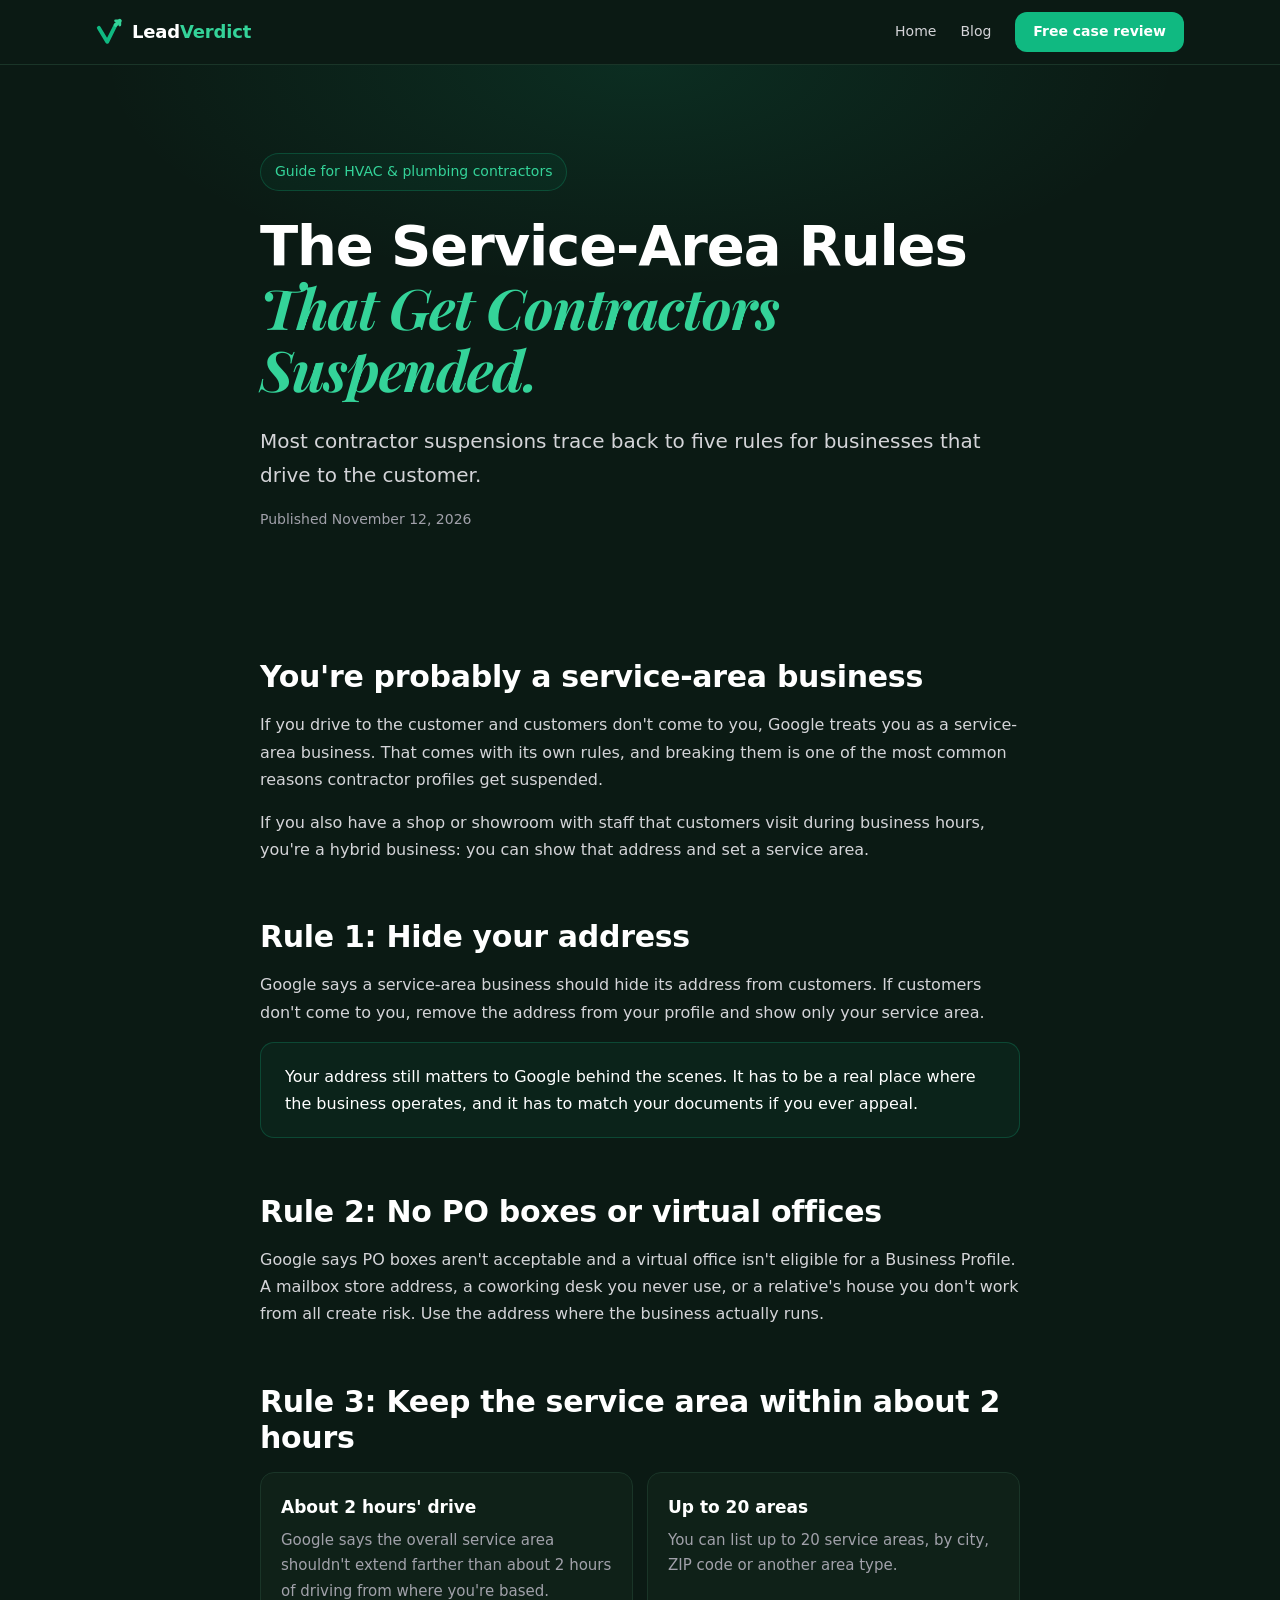
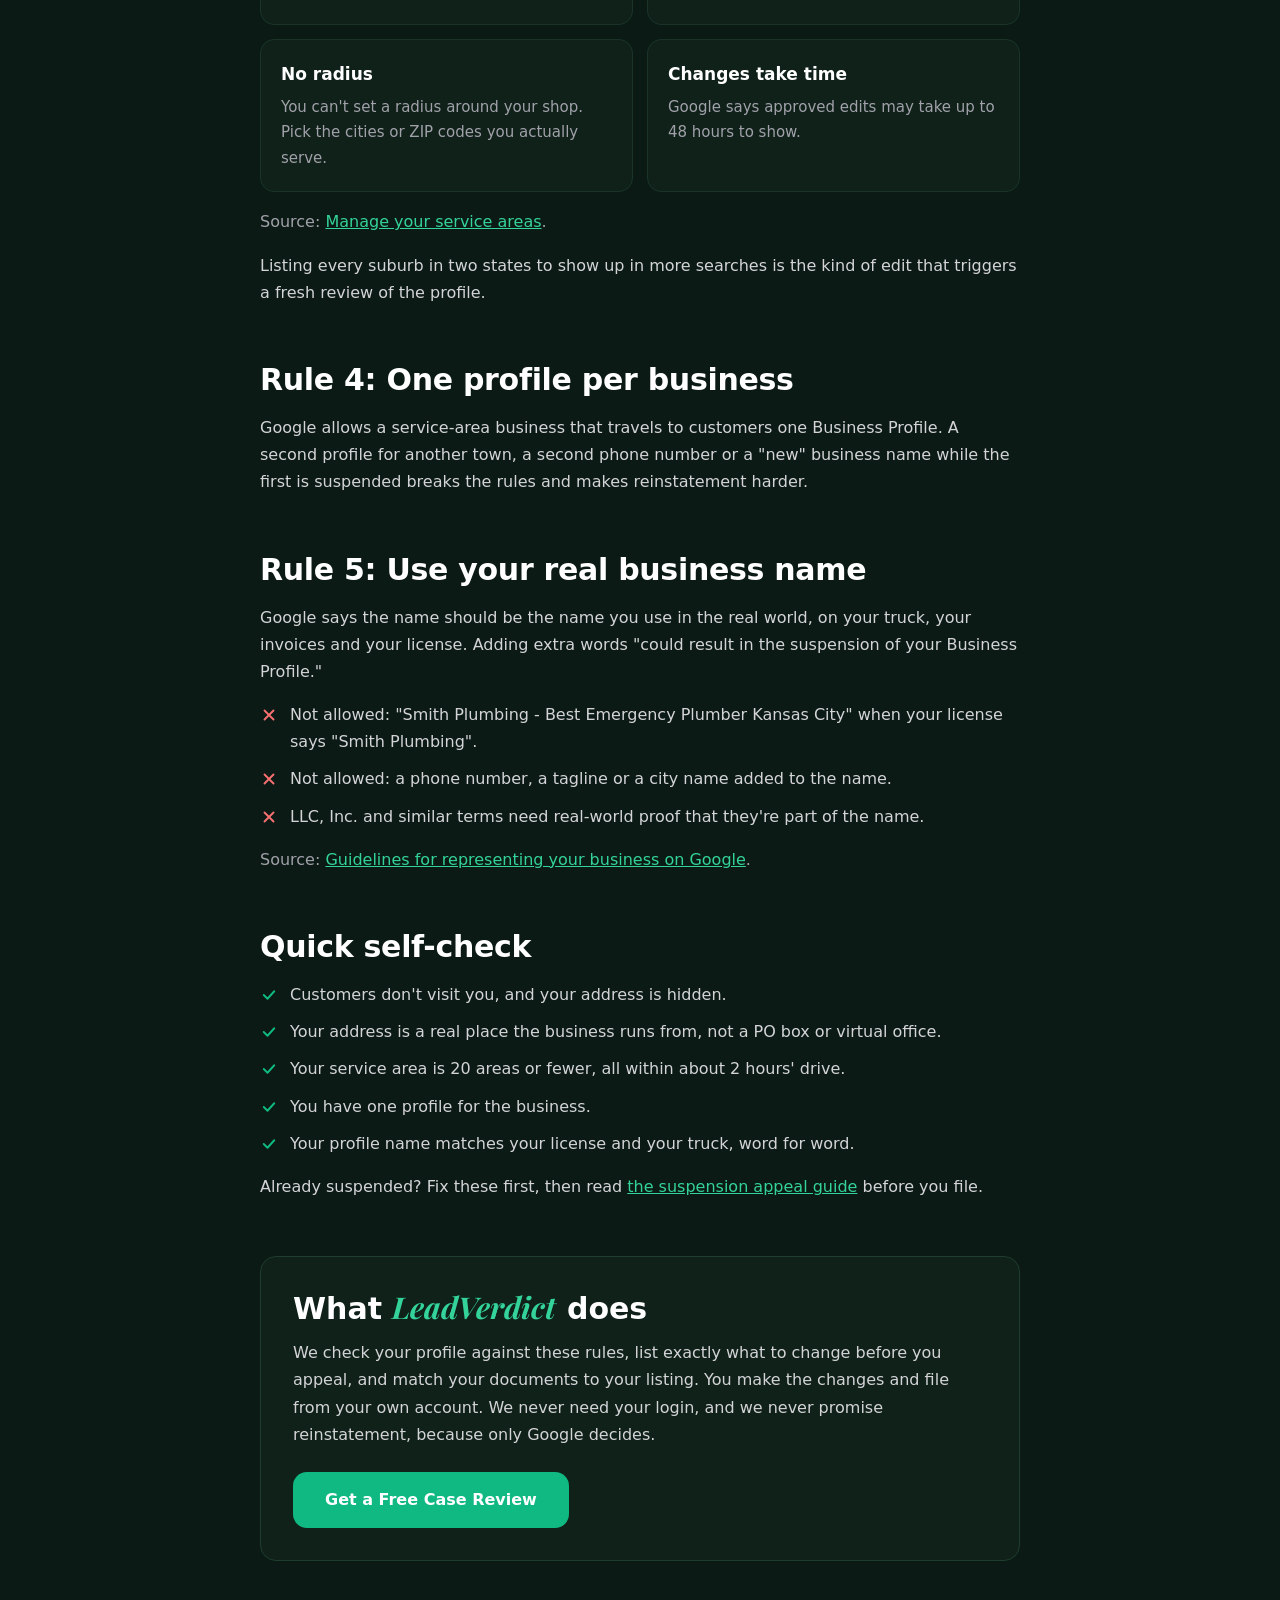
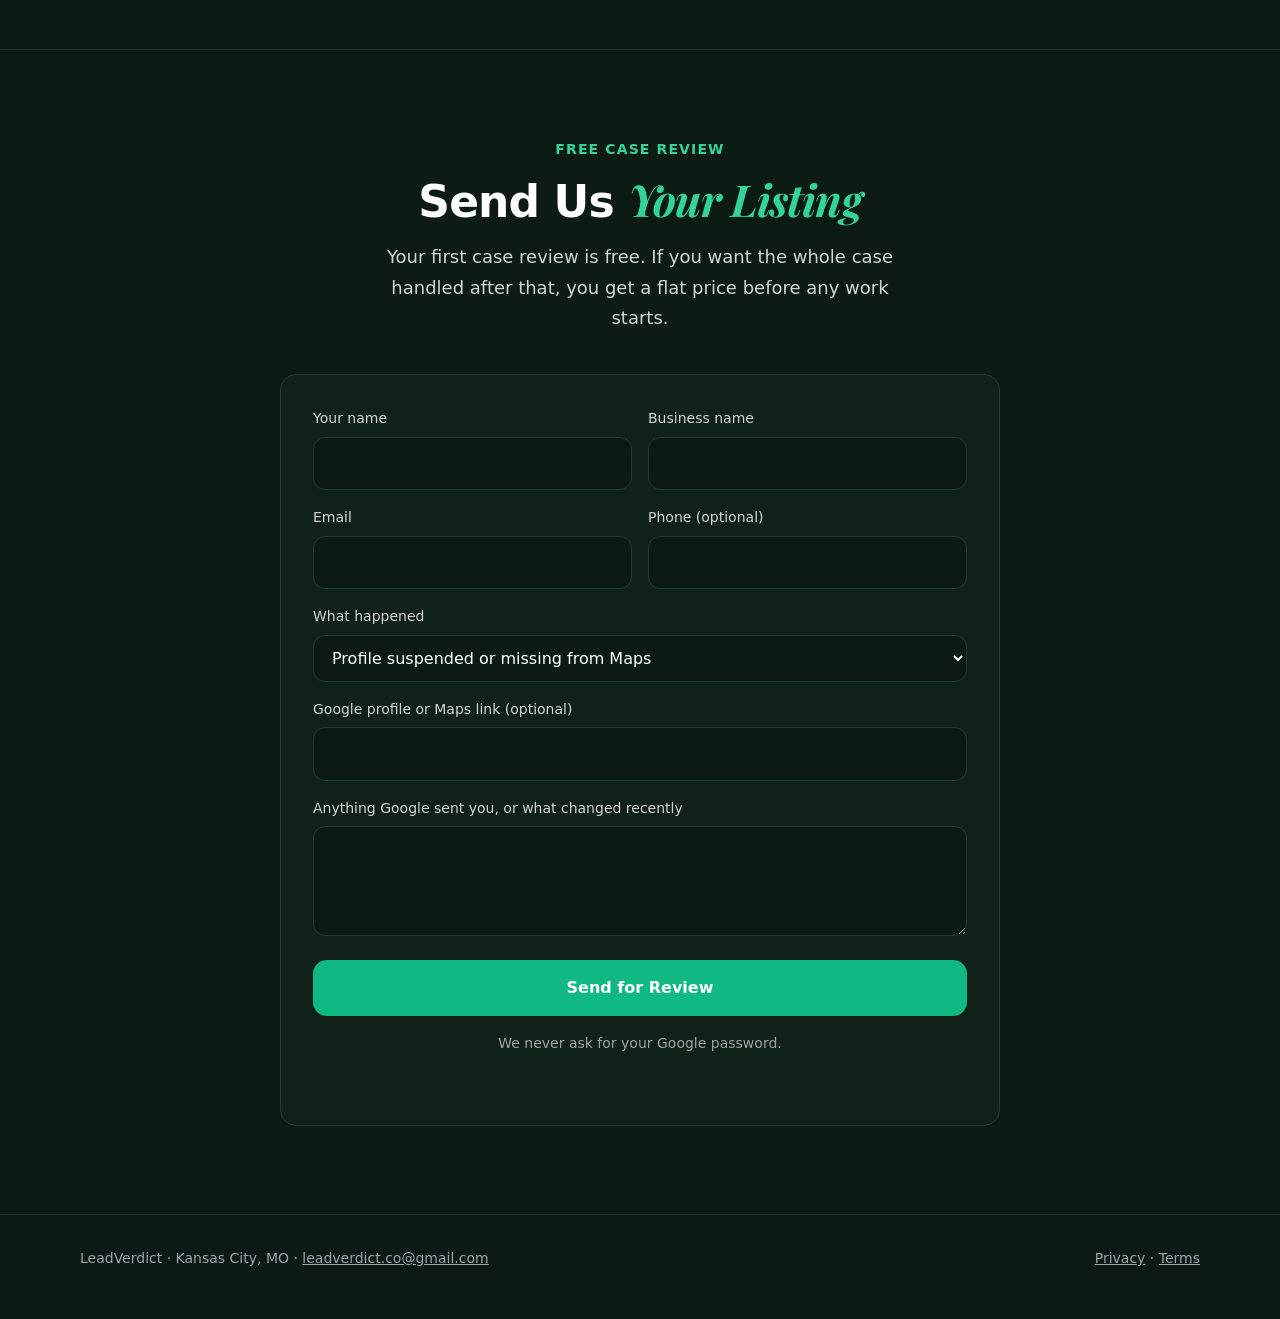
<file: blog/service-area-rules-google-business-profile.html>
<!doctype html>
<html lang="en">
<head>
  <meta charset="utf-8">
  <meta name="viewport" content="width=device-width, initial-scale=1">
  <title>Google Business Profile Service-Area Rules That Get Contractors Suspended | LeadVerdict</title>
  <meta name="description" content="The Google Business Profile rules for service-area businesses that HVAC and plumbing contractors break most: hidden addresses, the 2-hour drive limit, 20 service areas, and business names. Updated November 2026.">
  <link rel="canonical" href="https://leadverdict.vercel.app/blog/service-area-rules-google-business-profile">
  <link rel="icon" type="image/png" href="/favicon.png">
  <meta property="og:type" content="website">
  <meta property="og:title" content="Google Business Profile Service-Area Rules That Get Contractors Suspended | LeadVerdict">
  <meta property="og:description" content="The Google Business Profile rules for service-area businesses that HVAC and plumbing contractors break most: hidden addresses, the 2-hour drive limit, 20 service areas, and business names. Updated November 2026.">
  <meta property="og:url" content="https://leadverdict.vercel.app/blog/service-area-rules-google-business-profile">
  <meta property="og:image" content="https://leadverdict.vercel.app/images/og-image.png?v=2">
  <meta name="twitter:card" content="summary_large_image">
  <script async src="https://www.googletagmanager.com/gtag/js?id=G-6KGHGFVVXX"></script>
  <script>window.dataLayer=window.dataLayer||[];function gtag(){dataLayer.push(arguments);}gtag('js',new Date());gtag('config','G-6KGHGFVVXX');</script>
  <script>
    !function(f,b,e,v,n,t,s){if(f.fbq)return;n=f.fbq=function(){n.callMethod?
    n.callMethod.apply(n,arguments):n.queue.push(arguments)};if(!f._fbq)f._fbq=n;
    n.push=n;n.loaded=!0;n.version='2.0';n.queue=[];t=b.createElement(e);t.async=!0;
    t.src=v;s=b.getElementsByTagName(e)[0];s.parentNode.insertBefore(t,s)}(window,
    document,'script','https://connect.facebook.net/en_US/fbevents.js');
    fbq('init','4494079577534111');fbq('track','PageView');
  </script>
  <script type="application/ld+json">{"@context":"https://schema.org","@type":"ProfessionalService","name":"LeadVerdict","url":"https://leadverdict.vercel.app/","email":"leadverdict.co@gmail.com","areaServed":"US","description":"Websites, SEO and Google Business Profile management for HVAC and plumbing contractors, including suspension appeal case files."}</script>
  <script type="application/ld+json">{"@context": "https://schema.org", "@type": "BlogPosting", "headline": "Google Business Profile Service-Area Rules That Get Contractors Suspended", "datePublished": "2026-11-12", "dateModified": "2026-11-12", "mainEntityOfPage": "https://leadverdict.vercel.app/blog/service-area-rules-google-business-profile", "image": "https://leadverdict.vercel.app/images/og-image.png?v=2", "author": {"@type": "Organization", "name": "LeadVerdict", "url": "https://leadverdict.vercel.app/"}, "publisher": {"@type": "Organization", "name": "LeadVerdict", "url": "https://leadverdict.vercel.app/"}}</script>
<link rel="preconnect" href="https://fonts.googleapis.com">
<link href="https://fonts.googleapis.com/css2?family=Playfair+Display:ital,wght@1,600;1,700&amp;display=swap" rel="stylesheet">
<style>
body{margin:0;background:#0b1a14}
a{color:#34d399}a:hover{color:#6ee7b7}
</style>
  <style>
    html{scroll-behavior:smooth}
    :focus-visible{outline:2px solid #34d399;outline-offset:3px;border-radius:6px}
    input:focus,select:focus,textarea:focus{outline:none;border-color:#10b981 !important;box-shadow:0 0 0 3px rgba(16,185,129,.2)}
    .form-status{margin:0;text-align:center;font-size:15px;min-height:1.4em}
    .form-status.ok{color:#34d399} .form-status.err{color:#f87171}
    .sr-only{position:absolute;width:1px;height:1px;overflow:hidden;clip:rect(0 0 0 0);white-space:nowrap}
    @media (prefers-reduced-motion:reduce){html{scroll-behavior:auto}}
  </style>
</head>
<body>
<div style="background: #0b1a14; color: #e4e4e7; font-family: ui-sans-serif, system-ui, -apple-system, 'Segoe UI', sans-serif; font-size: 16px; line-height: 1.7">

  <header style="border-bottom: 1px solid #1a3528; background: rgba(11,26,20,0.85)">
    <div style="max-width: 1120px; margin: 0 auto; padding: 10px 16px; min-height: 64px; box-sizing: border-box; display: flex; align-items: center; justify-content: space-between; gap: 16px; flex-wrap: wrap">
      <a href="/" style="display: flex; align-items: center; gap: 8px; text-decoration: none; color: #ffffff; font-weight: 700; font-size: 18px; letter-spacing: -0.01em">
        <svg viewBox="0 0 40 40" width="28" height="28" fill="none" aria-hidden="true"><path d="M4 14 L16 34 L28 10" stroke="#10b981" stroke-width="5.5" stroke-linecap="round" stroke-linejoin="round"></path><path d="M28 10 L34 4" stroke="#34d399" stroke-width="5.5" stroke-linecap="round"></path><path d="M28 4 L34 4 L34 10" stroke="#34d399" stroke-width="4" stroke-linecap="round" stroke-linejoin="round"></path></svg>
        <span>Lead<span style="color: #34d399">Verdict</span></span>
      </a>
      <nav aria-label="Main" style="display: flex; align-items: center; gap: 24px; font-size: 14px; flex-wrap: wrap">
        <a href="/" style="color: #d4d4d8; text-decoration: none">Home</a>
        <a href="/blog" style="color: #d4d4d8; text-decoration: none">Blog</a>
        <a href="#review" style="display: inline-flex; align-items: center; height: 40px; padding: 0 18px; border-radius: 12px; background: #10b981; color: #ffffff; text-decoration: none; font-weight: 600">Free case review</a>
      </nav>
    </div>
  </header>

  <section style="padding: 88px 16px 64px; background: radial-gradient(ellipse 60% 60% at 50% 0%, rgba(16,185,129,0.12), rgba(11,26,20,0) 70%)">
    <div style="max-width: 760px; margin: 0 auto">
      <span style="display: inline-flex; align-items: center; gap: 8px; padding: 6px 14px; border-radius: 999px; border: 1px solid rgba(16,185,129,0.25); background: rgba(16,185,129,0.05); color: #34d399; font-size: 14px; font-weight: 500">Guide for HVAC &amp; plumbing contractors</span>
      <h1 style="margin: 24px 0 0; color: #ffffff; font-size: clamp(36px, 5.6vw, 56px); line-height: 1.1; font-weight: 700; letter-spacing: -0.02em">The Service-Area Rules <span style="display: block; font-family: 'Playfair Display', Georgia, serif; font-style: italic; color: #34d399">That Get Contractors Suspended.</span></h1>
      <p style="margin: 24px 0 0; color: #d4d4d8; font-size: 20px">Most contractor suspensions trace back to five rules for businesses that drive to the customer.</p>
      <p style="margin: 16px 0 0; color: #a1a1aa; font-size: 14px">Published November 12, 2026</p>
    </div>
  </section>

  <section style="padding: 24px 16px 88px">
    <div style="max-width: 760px; margin: 0 auto">
      <h2 style="margin: 40px 0 16px; color: #ffffff; font-size: 30px; line-height: 1.2; font-weight: 700; letter-spacing: -0.01em">You're probably a service-area business</h2>
      <p style="margin: 0 0 16px; color: #d4d4d8">If you drive to the customer and customers don't come to you, Google treats you as a service-area business. That comes with its own rules, and breaking them is one of the most common reasons contractor profiles get suspended.</p>
      <p style="margin: 0 0 16px; color: #d4d4d8">If you also have a shop or showroom with staff that customers visit during business hours, you're a hybrid business: you can show that address and set a service area.</p>
      <h2 style="margin: 56px 0 16px; color: #ffffff; font-size: 30px; line-height: 1.2; font-weight: 700; letter-spacing: -0.01em">Rule 1: Hide your address</h2>
      <p style="margin: 0 0 16px; color: #d4d4d8">Google says a service-area business should hide its address from customers. If customers don't come to you, remove the address from your profile and show only your service area.</p>
      <div style="margin-bottom: 16px; padding: 20px 24px; background: rgba(16,185,129,0.06); border: 1px solid rgba(16,185,129,0.25); border-radius: 14px; color: #ffffff">Your address still matters to Google behind the scenes. It has to be a real place where the business operates, and it has to match your documents if you ever appeal.</div>
      <h2 style="margin: 56px 0 16px; color: #ffffff; font-size: 30px; line-height: 1.2; font-weight: 700; letter-spacing: -0.01em">Rule 2: No PO boxes or virtual offices</h2>
      <p style="margin: 0 0 16px; color: #d4d4d8">Google says PO boxes aren't acceptable and a virtual office isn't eligible for a Business Profile. A mailbox store address, a coworking desk you never use, or a relative's house you don't work from all create risk. Use the address where the business actually runs.</p>
      <h2 style="margin: 56px 0 16px; color: #ffffff; font-size: 30px; line-height: 1.2; font-weight: 700; letter-spacing: -0.01em">Rule 3: Keep the service area within about 2 hours</h2>
      <div style="display: grid; grid-template-columns: repeat(auto-fit, minmax(300px, 1fr)); gap: 14px; margin-bottom: 16px">
        <div style="background: #0f2118; border: 1px solid #1a3528; border-radius: 14px; padding: 20px"><h3 style="margin: 0 0 6px; color: #ffffff; font-size: 17px; font-weight: 600">About 2 hours' drive</h3><p style="margin: 0; color: #a1a1aa; font-size: 15px">Google says the overall service area shouldn't extend farther than about 2 hours of driving from where you're based.</p></div>
        <div style="background: #0f2118; border: 1px solid #1a3528; border-radius: 14px; padding: 20px"><h3 style="margin: 0 0 6px; color: #ffffff; font-size: 17px; font-weight: 600">Up to 20 areas</h3><p style="margin: 0; color: #a1a1aa; font-size: 15px">You can list up to 20 service areas, by city, ZIP code or another area type.</p></div>
        <div style="background: #0f2118; border: 1px solid #1a3528; border-radius: 14px; padding: 20px"><h3 style="margin: 0 0 6px; color: #ffffff; font-size: 17px; font-weight: 600">No radius</h3><p style="margin: 0; color: #a1a1aa; font-size: 15px">You can't set a radius around your shop. Pick the cities or ZIP codes you actually serve.</p></div>
        <div style="background: #0f2118; border: 1px solid #1a3528; border-radius: 14px; padding: 20px"><h3 style="margin: 0 0 6px; color: #ffffff; font-size: 17px; font-weight: 600">Changes take time</h3><p style="margin: 0; color: #a1a1aa; font-size: 15px">Google says approved edits may take up to 48 hours to show.</p></div>
      </div>
      <p style="margin: 0 0 16px; color: #a1a1aa">Source: <a href="https://support.google.com/business/answer/9157481">Manage your service areas</a>.</p>
      <p style="margin: 0 0 16px; color: #d4d4d8">Listing every suburb in two states to show up in more searches is the kind of edit that triggers a fresh review of the profile.</p>
      <h2 style="margin: 56px 0 16px; color: #ffffff; font-size: 30px; line-height: 1.2; font-weight: 700; letter-spacing: -0.01em">Rule 4: One profile per business</h2>
      <p style="margin: 0 0 16px; color: #d4d4d8">Google allows a service-area business that travels to customers one Business Profile. A second profile for another town, a second phone number or a "new" business name while the first is suspended breaks the rules and makes reinstatement harder.</p>
      <h2 style="margin: 56px 0 16px; color: #ffffff; font-size: 30px; line-height: 1.2; font-weight: 700; letter-spacing: -0.01em">Rule 5: Use your real business name</h2>
      <p style="margin: 0 0 16px; color: #d4d4d8">Google says the name should be the name you use in the real world, on your truck, your invoices and your license. Adding extra words "could result in the suspension of your Business Profile."</p>
      <div style="display: flex; flex-direction: column; gap: 10px; margin-bottom: 16px">
        <div style="display: flex; gap: 12px; align-items: flex-start; color: #d4d4d8"><svg viewBox="0 0 24 24" width="18" height="18" fill="none" stroke="#f87171" stroke-width="2.5" stroke-linecap="round" aria-hidden="true" style="flex-shrink: 0; margin-top: 5px"><path d="M6 6l12 12M18 6L6 18"></path></svg><span>Not allowed: "Smith Plumbing - Best Emergency Plumber Kansas City" when your license says "Smith Plumbing".</span></div>
        <div style="display: flex; gap: 12px; align-items: flex-start; color: #d4d4d8"><svg viewBox="0 0 24 24" width="18" height="18" fill="none" stroke="#f87171" stroke-width="2.5" stroke-linecap="round" aria-hidden="true" style="flex-shrink: 0; margin-top: 5px"><path d="M6 6l12 12M18 6L6 18"></path></svg><span>Not allowed: a phone number, a tagline or a city name added to the name.</span></div>
        <div style="display: flex; gap: 12px; align-items: flex-start; color: #d4d4d8"><svg viewBox="0 0 24 24" width="18" height="18" fill="none" stroke="#f87171" stroke-width="2.5" stroke-linecap="round" aria-hidden="true" style="flex-shrink: 0; margin-top: 5px"><path d="M6 6l12 12M18 6L6 18"></path></svg><span>LLC, Inc. and similar terms need real-world proof that they're part of the name.</span></div>
      </div>
      <p style="margin: 0 0 16px; color: #a1a1aa">Source: <a href="https://support.google.com/business/answer/3038177">Guidelines for representing your business on Google</a>.</p>
      <h2 style="margin: 56px 0 16px; color: #ffffff; font-size: 30px; line-height: 1.2; font-weight: 700; letter-spacing: -0.01em">Quick self-check</h2>
      <div style="display: flex; flex-direction: column; gap: 10px; margin-bottom: 16px">
        <div style="display: flex; gap: 12px; align-items: flex-start; color: #d4d4d8"><svg viewBox="0 0 24 24" width="18" height="18" fill="none" stroke="#10b981" stroke-width="2.5" stroke-linecap="round" stroke-linejoin="round" aria-hidden="true" style="flex-shrink: 0; margin-top: 5px"><path d="M5 12l5 5 9-10"></path></svg><span>Customers don't visit you, and your address is hidden.</span></div>
        <div style="display: flex; gap: 12px; align-items: flex-start; color: #d4d4d8"><svg viewBox="0 0 24 24" width="18" height="18" fill="none" stroke="#10b981" stroke-width="2.5" stroke-linecap="round" stroke-linejoin="round" aria-hidden="true" style="flex-shrink: 0; margin-top: 5px"><path d="M5 12l5 5 9-10"></path></svg><span>Your address is a real place the business runs from, not a PO box or virtual office.</span></div>
        <div style="display: flex; gap: 12px; align-items: flex-start; color: #d4d4d8"><svg viewBox="0 0 24 24" width="18" height="18" fill="none" stroke="#10b981" stroke-width="2.5" stroke-linecap="round" stroke-linejoin="round" aria-hidden="true" style="flex-shrink: 0; margin-top: 5px"><path d="M5 12l5 5 9-10"></path></svg><span>Your service area is 20 areas or fewer, all within about 2 hours' drive.</span></div>
        <div style="display: flex; gap: 12px; align-items: flex-start; color: #d4d4d8"><svg viewBox="0 0 24 24" width="18" height="18" fill="none" stroke="#10b981" stroke-width="2.5" stroke-linecap="round" stroke-linejoin="round" aria-hidden="true" style="flex-shrink: 0; margin-top: 5px"><path d="M5 12l5 5 9-10"></path></svg><span>You have one profile for the business.</span></div>
        <div style="display: flex; gap: 12px; align-items: flex-start; color: #d4d4d8"><svg viewBox="0 0 24 24" width="18" height="18" fill="none" stroke="#10b981" stroke-width="2.5" stroke-linecap="round" stroke-linejoin="round" aria-hidden="true" style="flex-shrink: 0; margin-top: 5px"><path d="M5 12l5 5 9-10"></path></svg><span>Your profile name matches your license and your truck, word for word.</span></div>
      </div>
      <p style="margin: 0 0 16px; color: #d4d4d8">Already suspended? Fix these first, then read <a href="/blog/google-business-profile-suspended">the suspension appeal guide</a> before you file.</p>
      <div style="margin-top: 56px; padding: 32px; background: #0f2118; border: 1px solid #1f3d2e; border-radius: 16px">
        <h2 style="margin: 0 0 12px; color: #ffffff; font-size: 30px; line-height: 1.2; font-weight: 700">What <span style="font-family: 'Playfair Display', Georgia, serif; font-style: italic; color: #34d399">LeadVerdict</span> does</h2>
        <p style="margin: 0; color: #d4d4d8">We check your profile against these rules, list exactly what to change before you appeal, and match your documents to your listing. You make the changes and file from your own account. We never need your login, and we never promise reinstatement, because only Google decides.</p>
        <a href="#review" style="display: inline-flex; align-items: center; gap: 8px; margin-top: 24px; height: 56px; padding: 0 32px; border-radius: 14px; background: #10b981; color: #ffffff; font-weight: 600; text-decoration: none">Get a Free Case Review</a>
      </div>
    </div>
  </section>


  <section id="review" style="padding: 88px 16px; background: rgba(15,33,24,0.3); border-top: 1px solid #1a3528">
    <div style="max-width: 720px; margin: 0 auto; text-align: center">
      <span style="display: block; color: #34d399; font-size: 14px; font-weight: 600; text-transform: uppercase; letter-spacing: 0.08em">Free case review</span>
      <h2 style="margin: 12px 0 0; color: #ffffff; font-size: clamp(30px, 4.4vw, 44px); line-height: 1.12; font-weight: 700; letter-spacing: -0.02em">Send Us <span style="font-family: 'Playfair Display', Georgia, serif; font-style: italic; color: #34d399">Your Listing</span></h2>
      <p style="margin: 16px auto 0; max-width: 560px; color: #d4d4d8; font-size: 18px">Your first case review is free. If you want the whole case handled after that, you get a flat price before any work starts.</p>
      <form id="case-form" novalidate style="margin-top: 40px; text-align: left; background: #0f2118; border: 1px solid #1f3d2e; border-radius: 16px; padding: 32px; display: flex; flex-direction: column; gap: 16px">
        <div style="display: grid; grid-template-columns: repeat(auto-fit, minmax(240px, 1fr)); gap: 16px">
          <div><label for="c-name" style="display: block; margin-bottom: 6px; color: #d4d4d8; font-size: 14px; font-weight: 500">Your name</label><input id="c-name" name="name" required autocomplete="name" style="width: 100%; box-sizing: border-box; padding: 12px 14px; border: 1px solid #1f3d2e; border-radius: 12px; background: #0b1a14; color: #ffffff; font: inherit"></div>
          <div><label for="c-biz" style="display: block; margin-bottom: 6px; color: #d4d4d8; font-size: 14px; font-weight: 500">Business name</label><input id="c-biz" name="business" required autocomplete="organization" style="width: 100%; box-sizing: border-box; padding: 12px 14px; border: 1px solid #1f3d2e; border-radius: 12px; background: #0b1a14; color: #ffffff; font: inherit"></div>
          <div><label for="c-email" style="display: block; margin-bottom: 6px; color: #d4d4d8; font-size: 14px; font-weight: 500">Email</label><input id="c-email" name="email" type="email" required autocomplete="email" style="width: 100%; box-sizing: border-box; padding: 12px 14px; border: 1px solid #1f3d2e; border-radius: 12px; background: #0b1a14; color: #ffffff; font: inherit"></div>
          <div><label for="c-phone" style="display: block; margin-bottom: 6px; color: #d4d4d8; font-size: 14px; font-weight: 500">Phone (optional)</label><input id="c-phone" name="phone" type="tel" autocomplete="tel" style="width: 100%; box-sizing: border-box; padding: 12px 14px; border: 1px solid #1f3d2e; border-radius: 12px; background: #0b1a14; color: #ffffff; font: inherit"></div>
        </div>
        <div><label for="c-problem" style="display: block; margin-bottom: 6px; color: #d4d4d8; font-size: 14px; font-weight: 500">What happened</label><select id="c-problem" name="problem" style="width: 100%; box-sizing: border-box; padding: 12px 14px; border: 1px solid #1f3d2e; border-radius: 12px; background: #0b1a14; color: #ffffff; font: inherit"><option>Profile suspended or missing from Maps</option><option>Fake one-star reviews</option><option>Real reviews removed or reviews paused</option><option>Something else</option></select></div>
        <div><label for="c-link" style="display: block; margin-bottom: 6px; color: #d4d4d8; font-size: 14px; font-weight: 500">Google profile or Maps link (optional)</label><input id="c-link" name="profile" type="url" style="width: 100%; box-sizing: border-box; padding: 12px 14px; border: 1px solid #1f3d2e; border-radius: 12px; background: #0b1a14; color: #ffffff; font: inherit"></div>
        <div><label for="c-details" style="display: block; margin-bottom: 6px; color: #d4d4d8; font-size: 14px; font-weight: 500">Anything Google sent you, or what changed recently</label><textarea id="c-details" name="details" style="width: 100%; box-sizing: border-box; padding: 12px 14px; border: 1px solid #1f3d2e; border-radius: 12px; background: #0b1a14; color: #ffffff; font: inherit; min-height: 110px"></textarea></div>
        <button type="submit" style="height: 56px; border: 0; border-radius: 14px; background: #10b981; color: #ffffff; font: 600 16px/1 ui-sans-serif, system-ui, sans-serif; cursor: pointer">Send for Review</button>
        <p style="margin: 0; text-align: center; color: #a1a1aa; font-size: 14px">We never ask for your Google password.</p>
        <p class="form-status" role="status" aria-live="polite"></p>
      </form>
    </div>
  </section>

  <footer style="border-top: 1px solid #1a3528; padding: 32px 16px 48px; font-size: 14px; color: #a1a1aa">
    <div style="max-width: 1120px; margin: 0 auto; display: flex; flex-wrap: wrap; justify-content: space-between; gap: 12px">
      <span>LeadVerdict · Kansas City, MO · <a href="mailto:leadverdict.co@gmail.com" style="color: #a1a1aa">leadverdict.co@gmail.com</a></span>
      <span><a href="/privacy" style="color: #a1a1aa">Privacy</a> · <a href="/terms" style="color: #a1a1aa">Terms</a></span>
    </div>
  </footer>
</div>
<script src="/site.js" defer></script>
</body>
</html>
</file>
